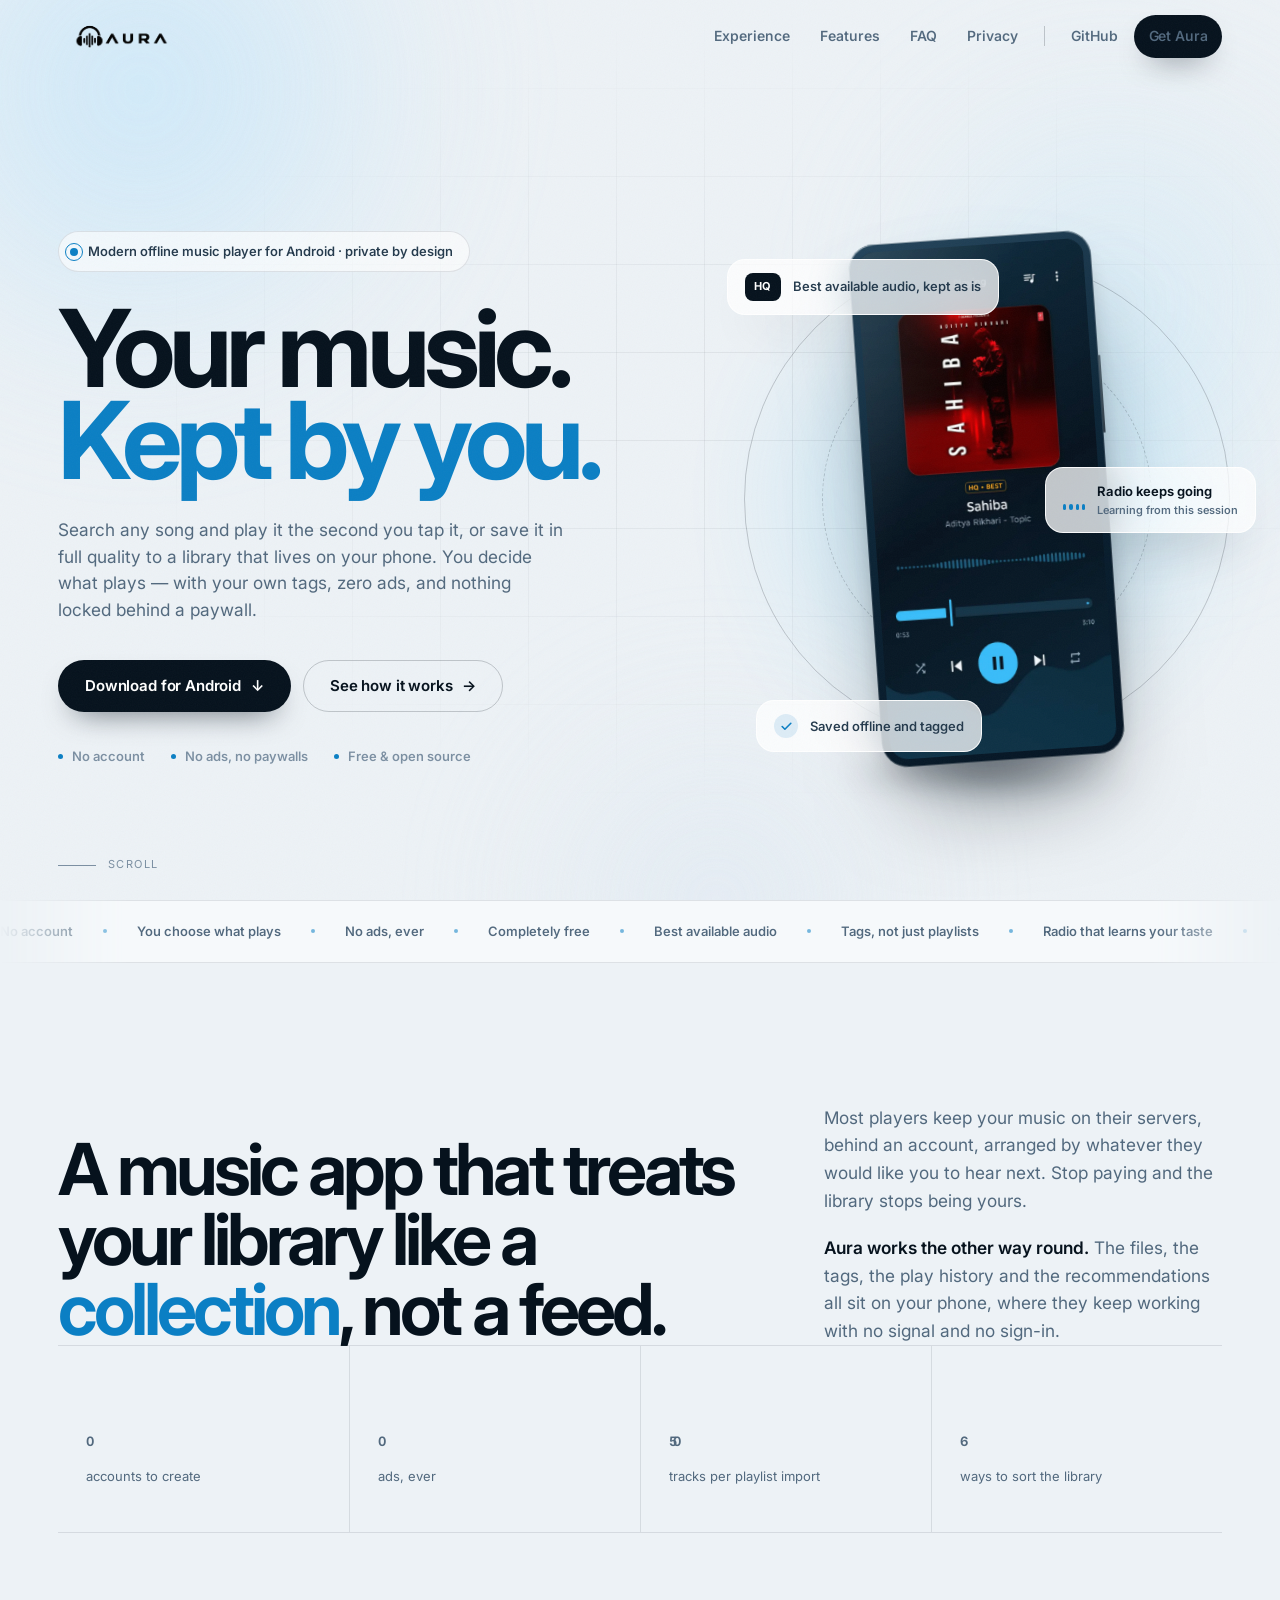
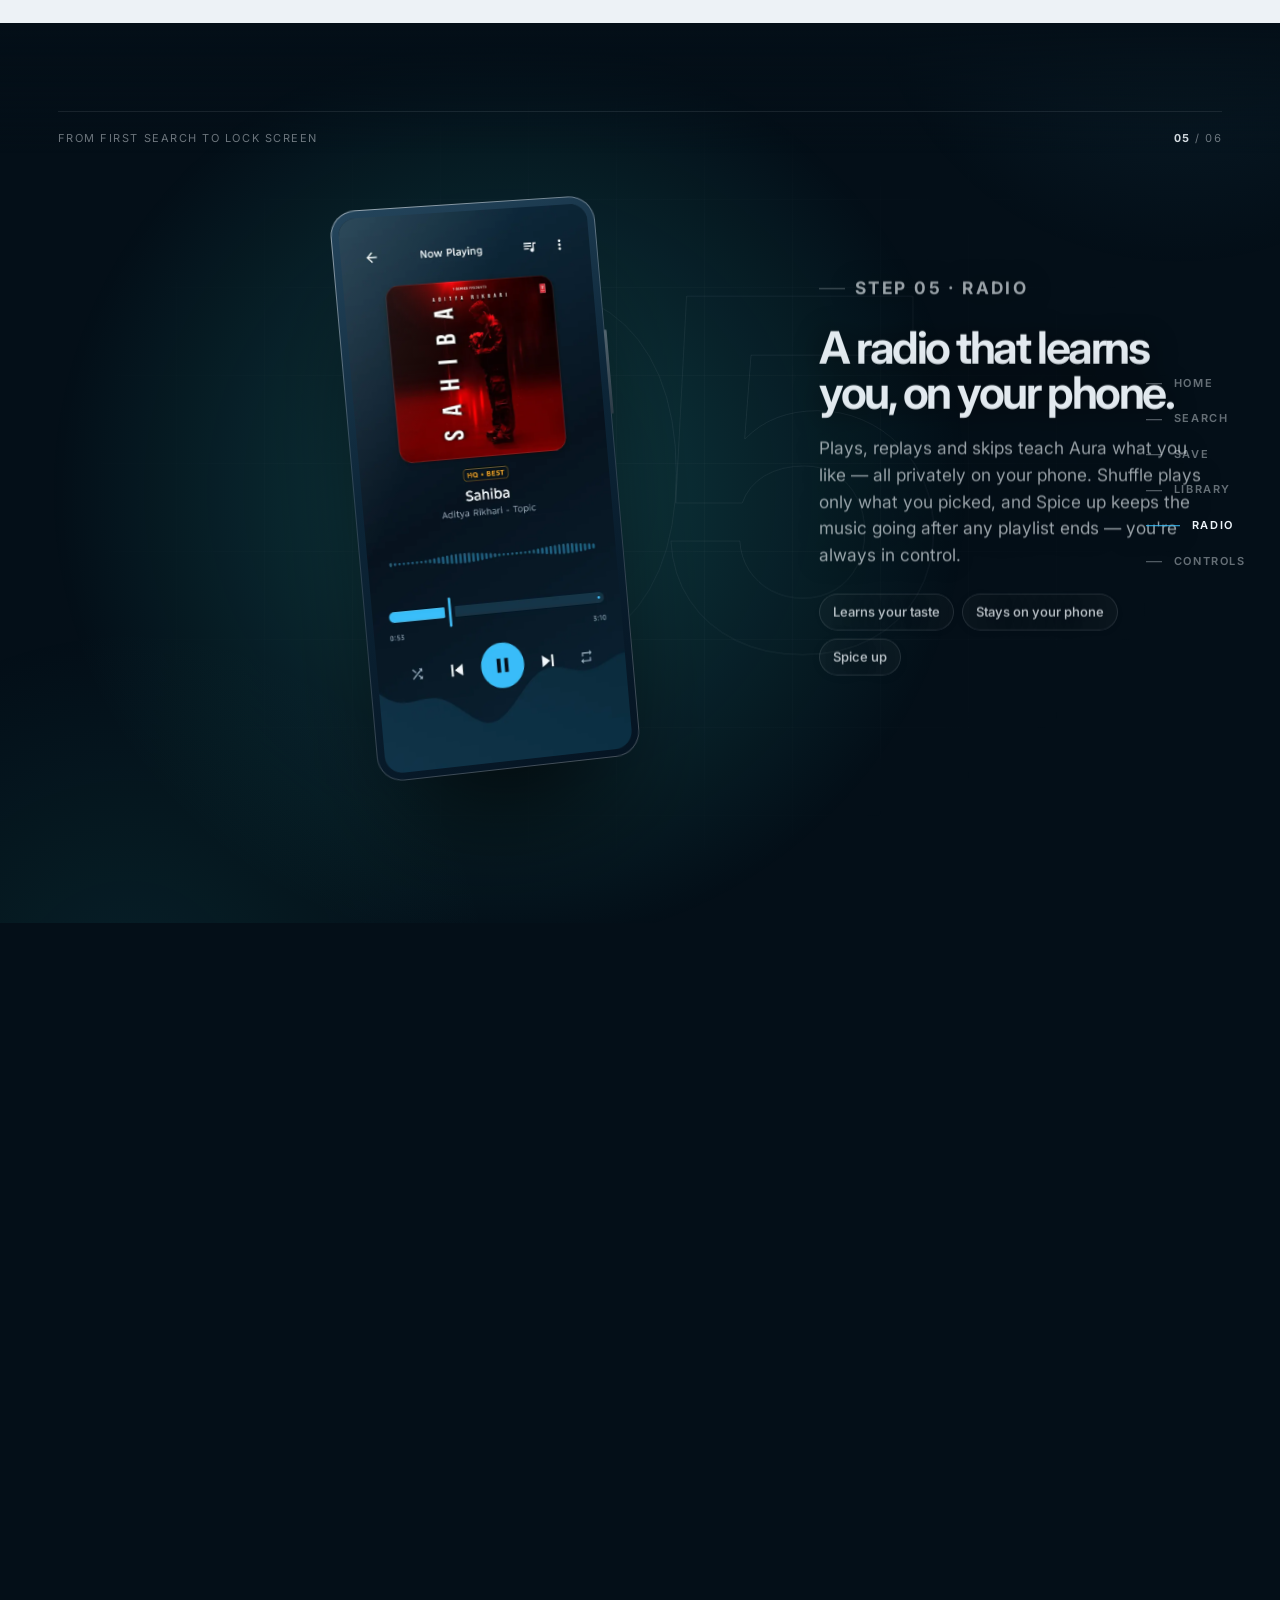
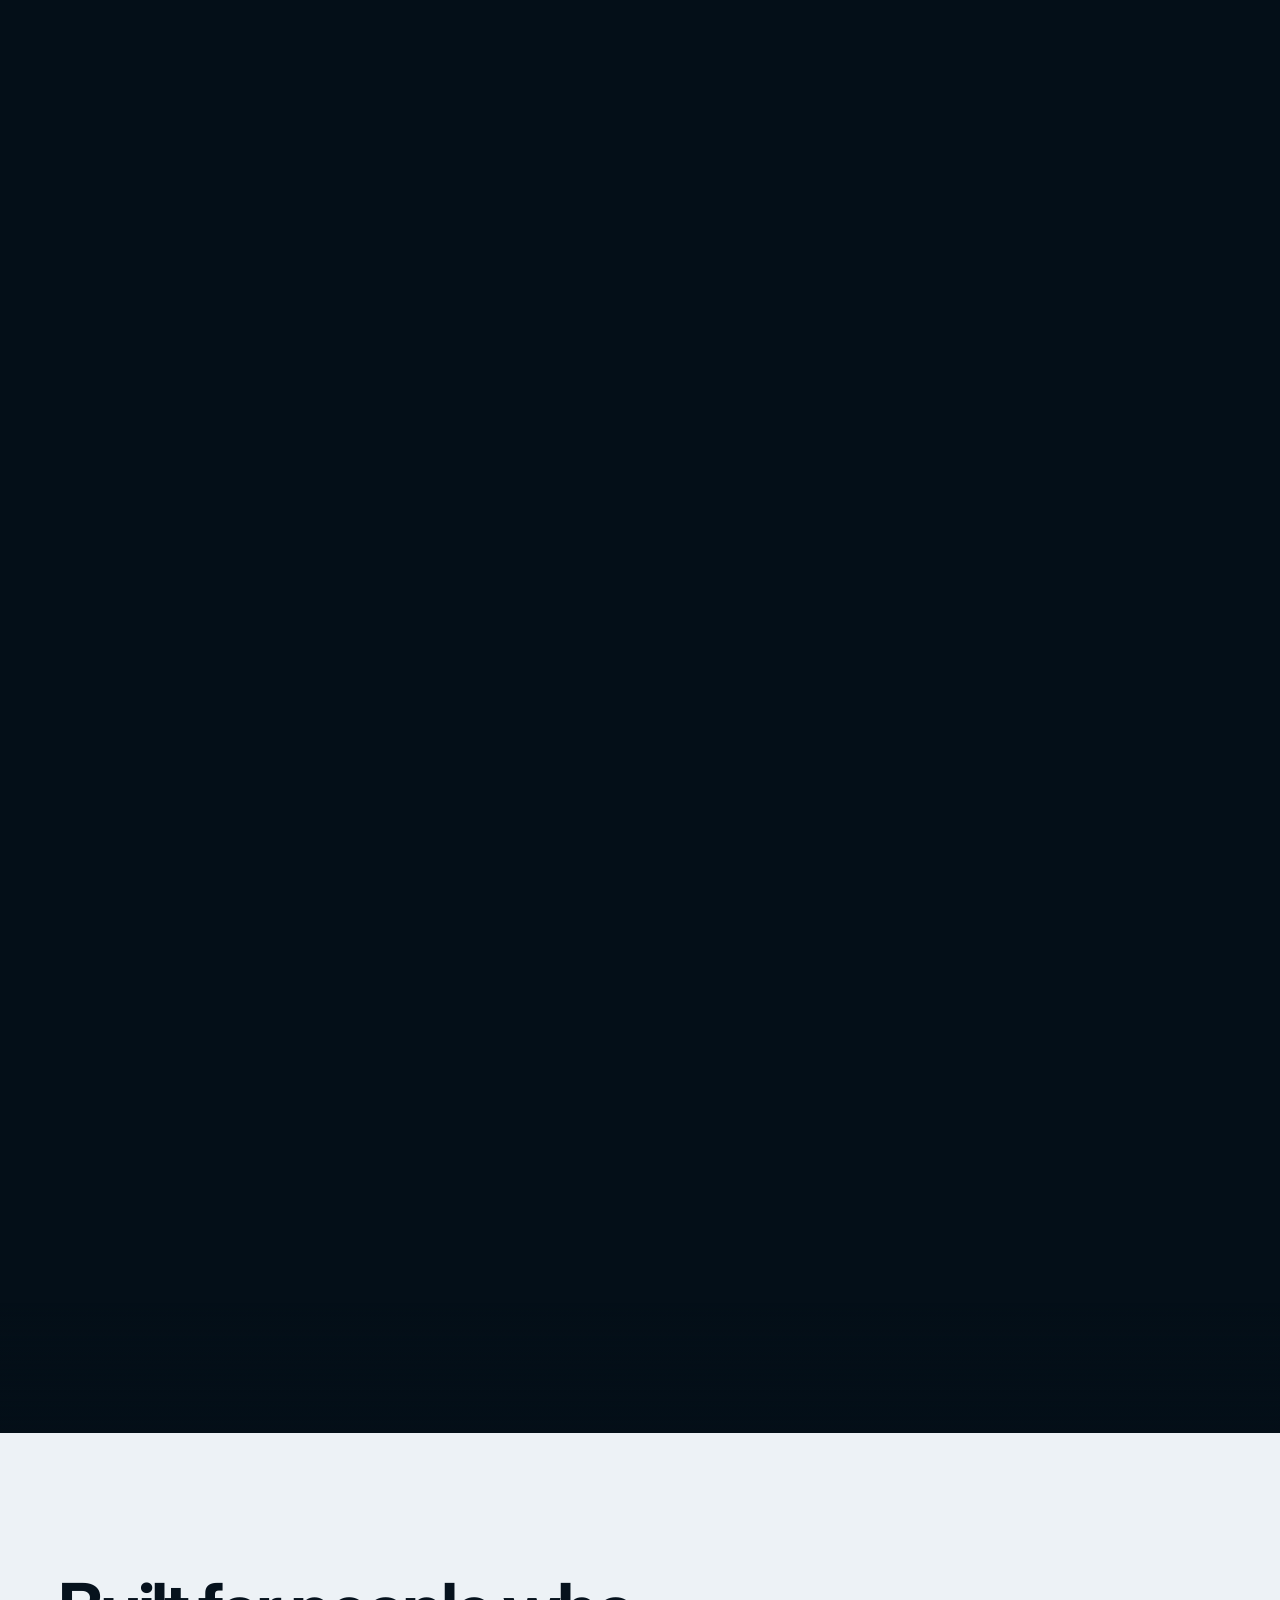
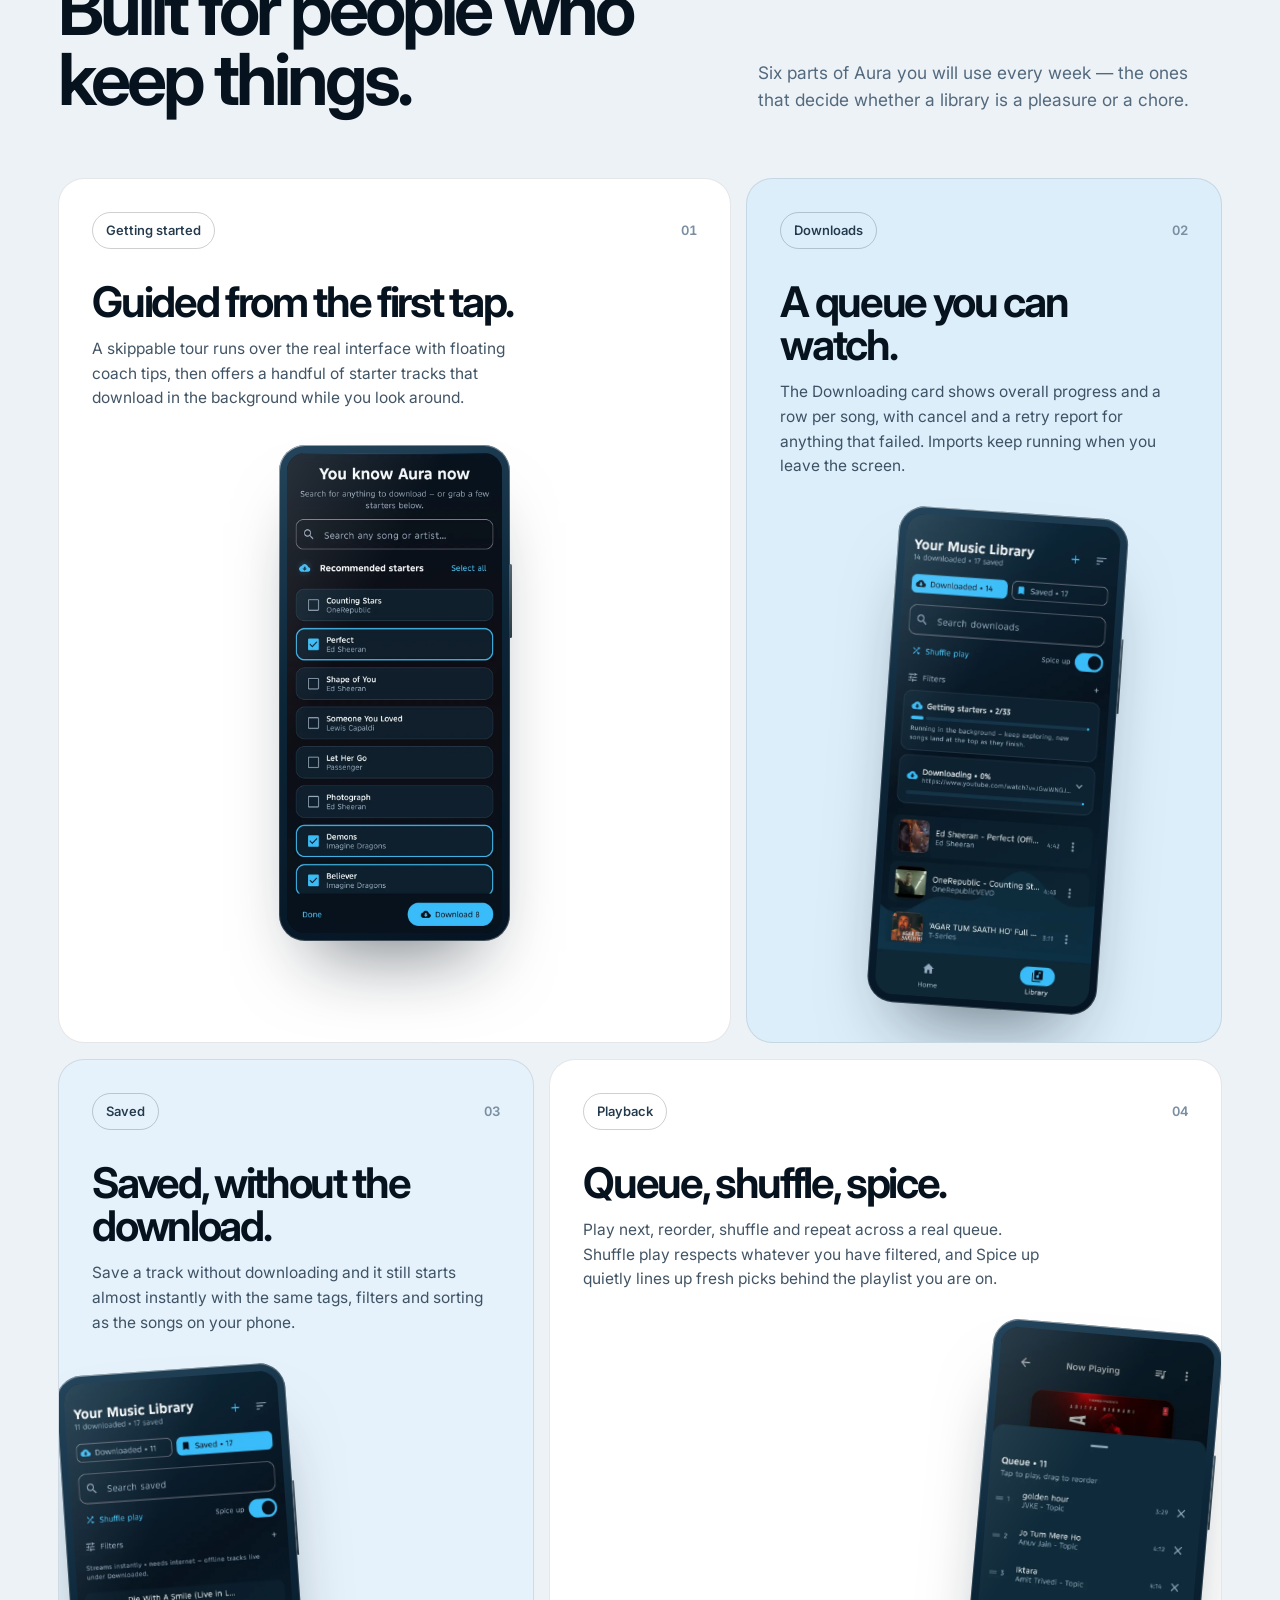
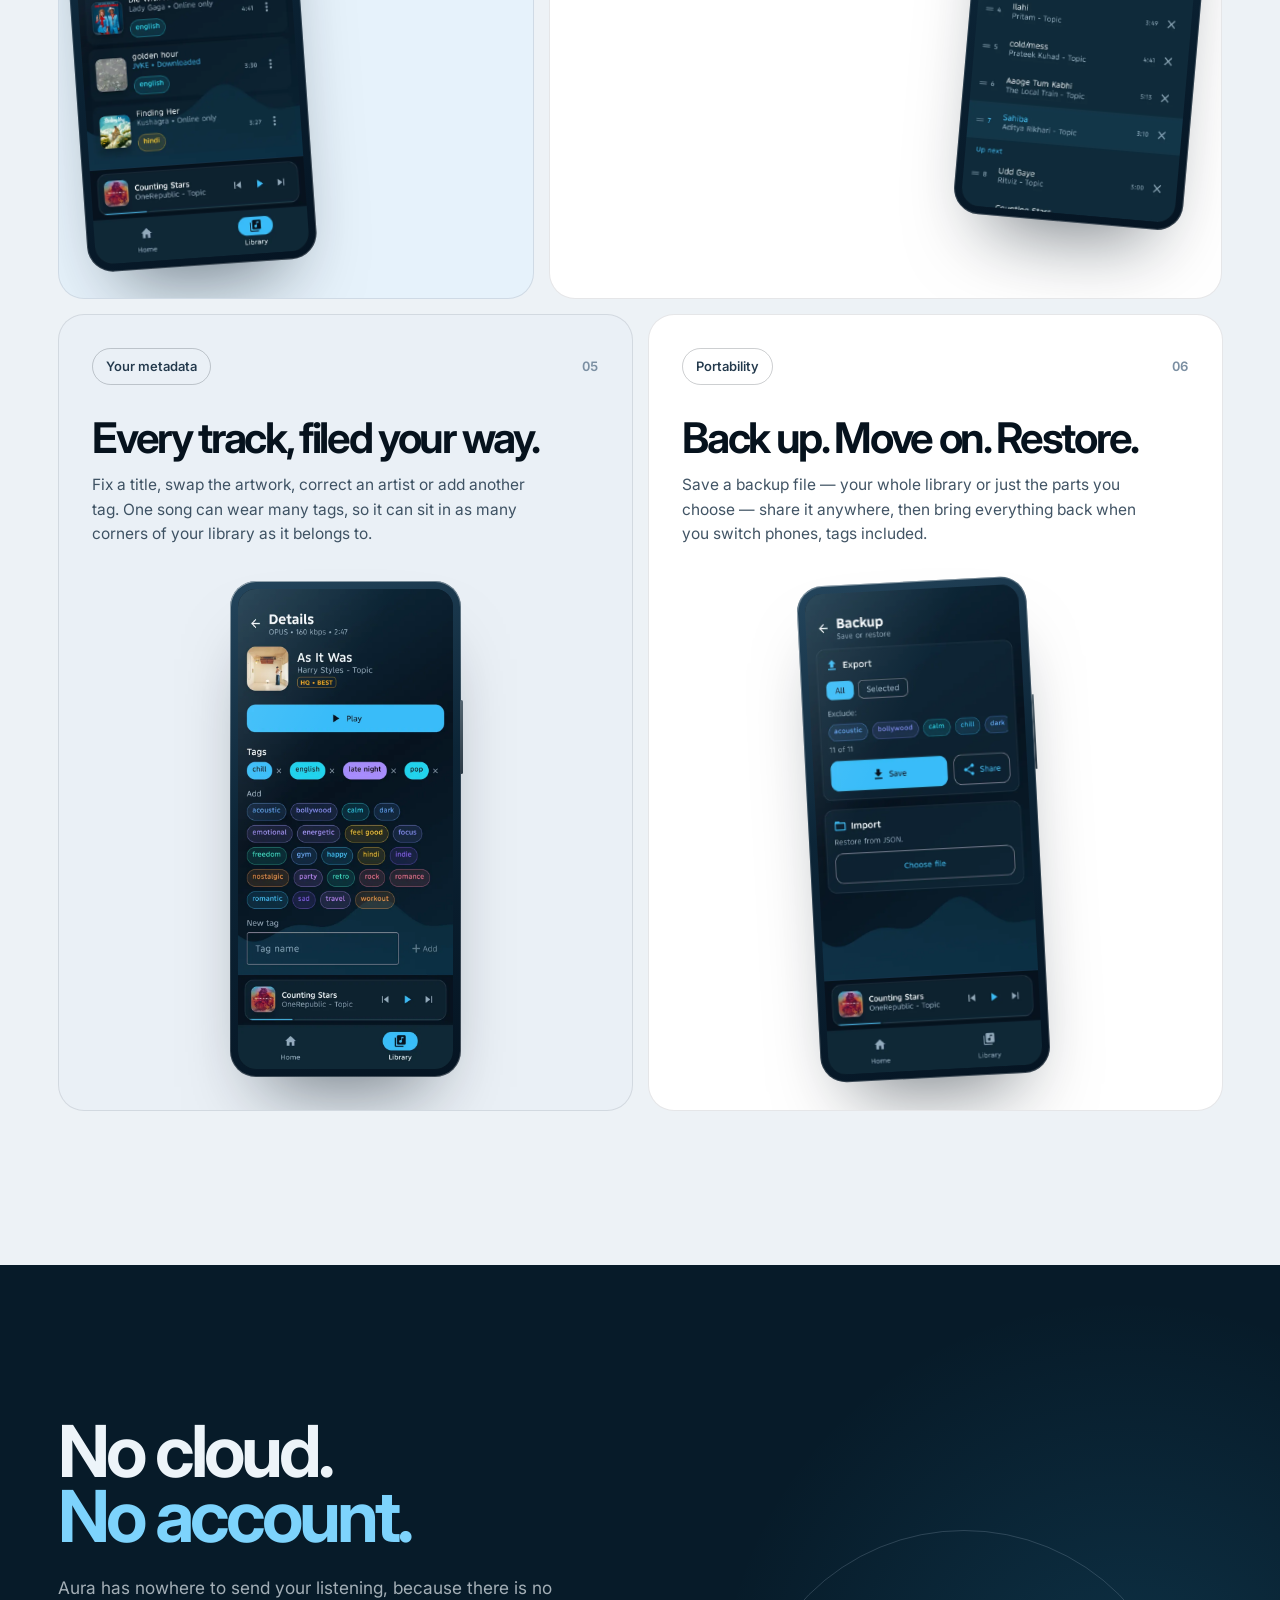
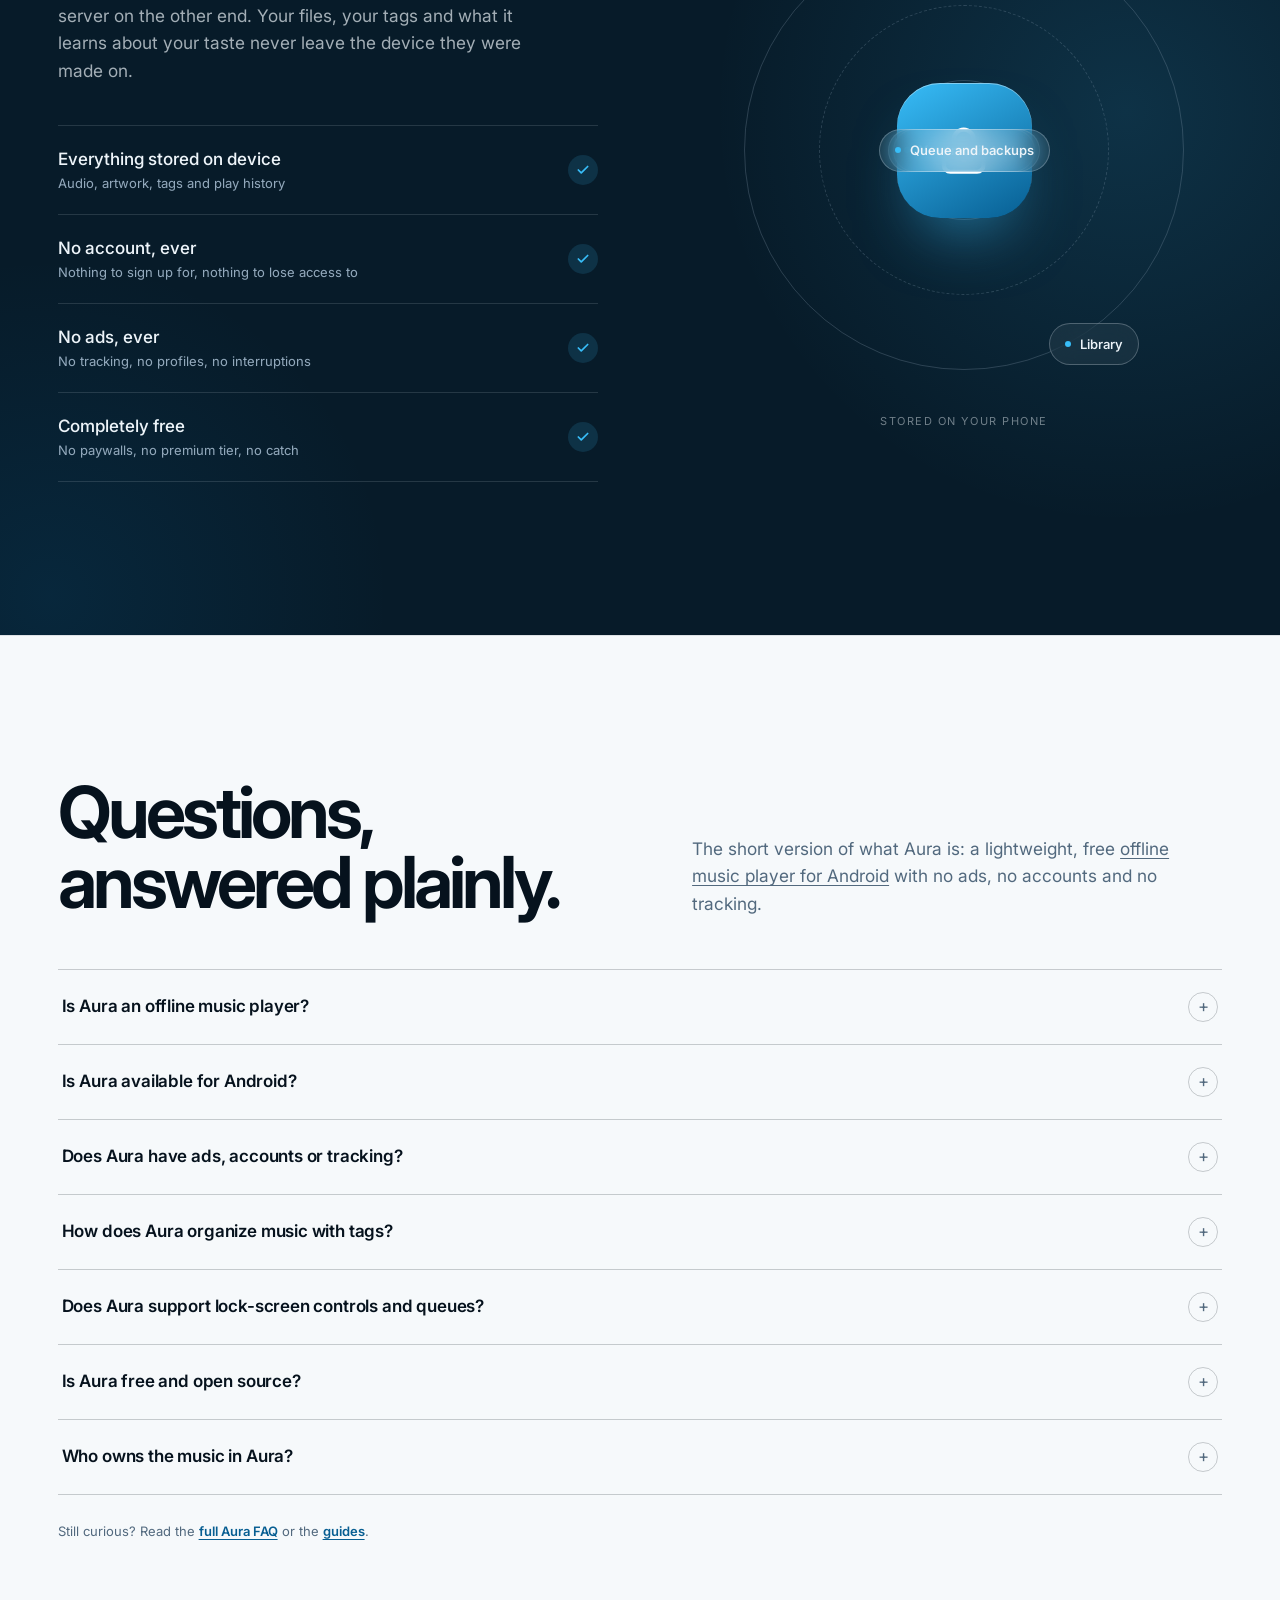
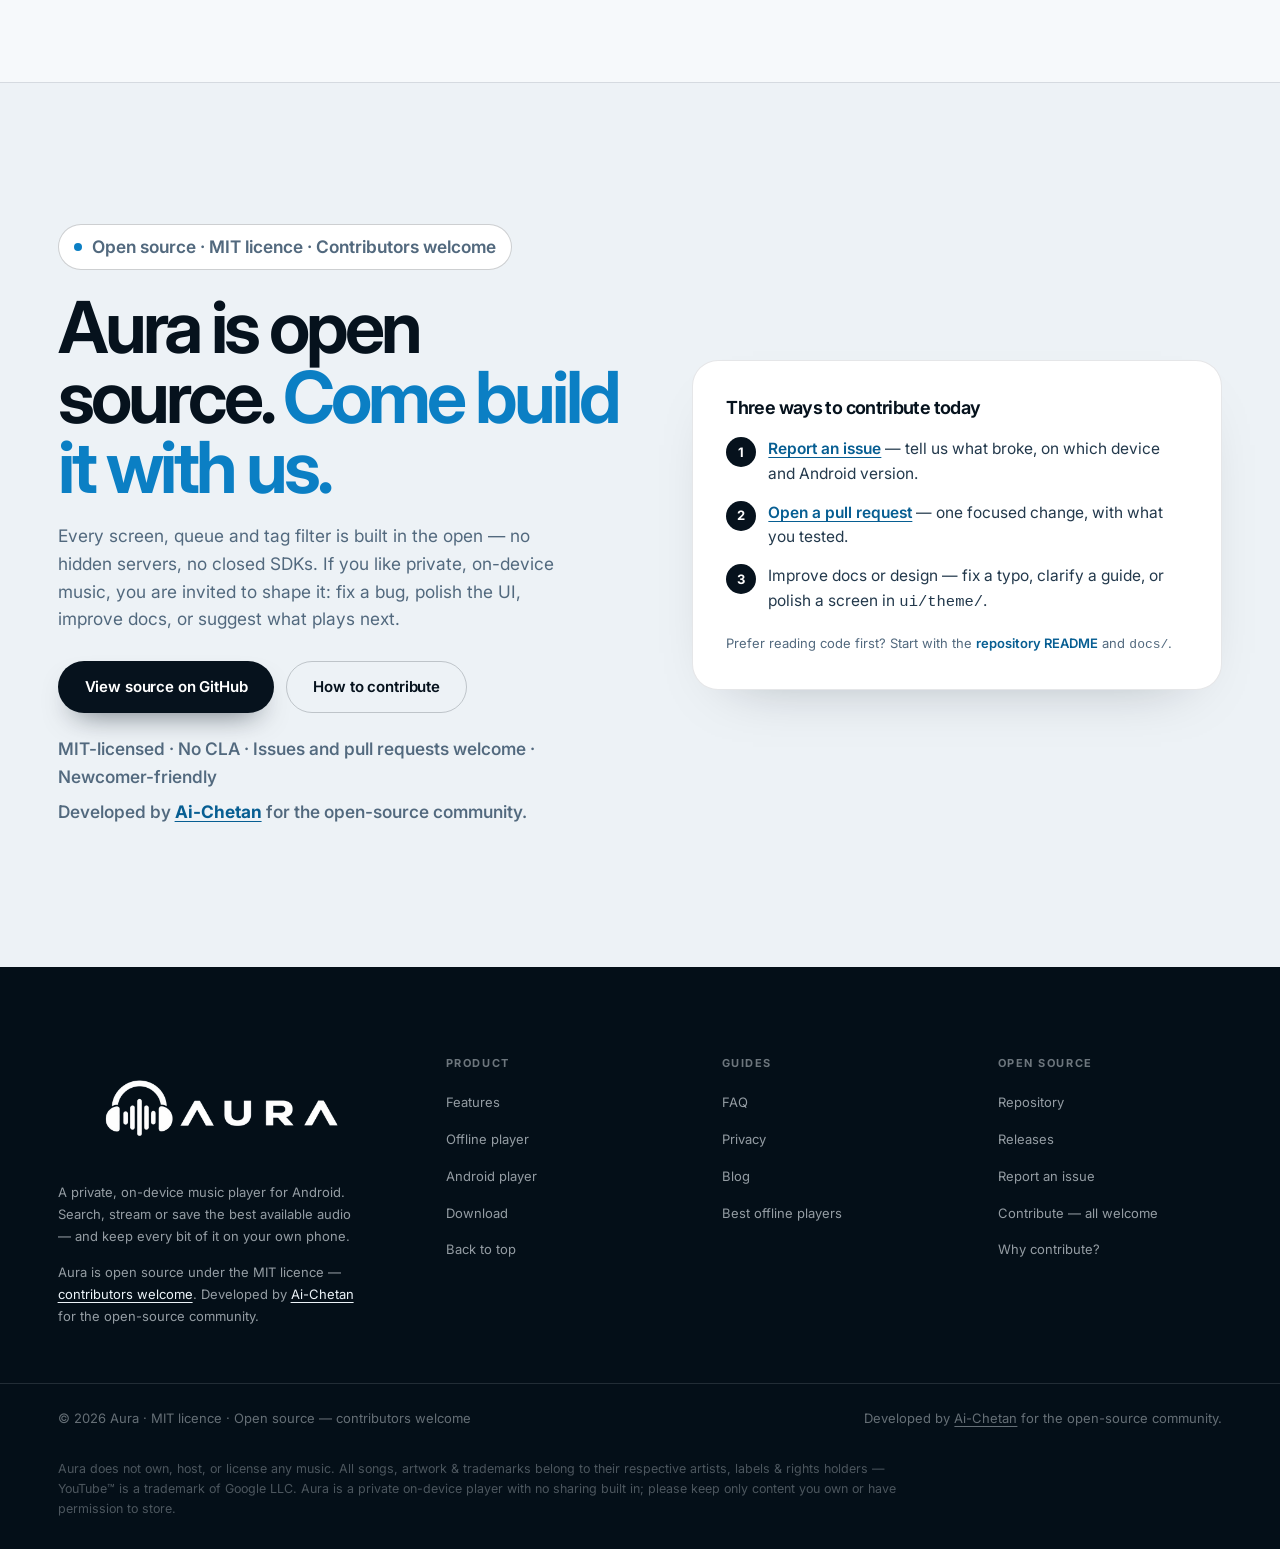
<file: site/index.html>
<!doctype html>
<html lang="en">
<head>
  <meta charset="utf-8">
  <meta name="viewport" content="width=device-width,initial-scale=1,viewport-fit=cover">
  <meta name="theme-color" content="#EDF2F6" media="(prefers-color-scheme: light)">
  <meta name="theme-color" content="#04101A" media="(prefers-color-scheme: dark)">
  <meta name="color-scheme" content="light">
  <title>Aura Music — Modern Offline Music Player for Android</title>
  <meta name="description" content="Aura is a lightweight, free offline music player for Android with no ads, no accounts and no tracking. Save the best available audio, organize songs with tags, shuffle and loop queues, and control playback from the lock screen.">
  <link rel="canonical" href="https://listen-aura.vercel.app/">
  <meta name="robots" content="index, follow, max-image-preview:large, max-snippet:-1">
  <meta name="author" content="Ai-Chetan — Aura Music">
  <meta name="keywords" content="aura music, aura music player, offline music player android, local music player android, music player without ads, minimal music player android">

  <link rel="icon" type="image/x-icon" href="aura-favicon.ico">
  <link rel="icon" type="image/x-icon" href="aura.ico">
  <!-- No PWA manifest link on purpose: the real app is the Android APK on the
       Download page. Linking the manifest makes mobile Chrome offer this
       website itself as an installable "Aura Music" app, which confuses users.
       Removing it changes nothing for SEO (manifests are not a ranking factor);
       all meta/OG/JSON-LD/sitemap/robots stay intact. -->

  <meta property="og:type" content="website">
  <meta property="og:site_name" content="Aura Music">
  <meta property="og:locale" content="en_US">
  <meta property="og:url" content="https://listen-aura.vercel.app/">
  <meta property="og:title" content="Aura Music — Modern Offline Music Player for Android">
  <meta property="og:description" content="A lightweight, free offline music player for Android. No ads, no accounts, no tracking — tags, queues, radio and lock-screen controls, all on device.">
  <meta property="og:image" content="https://listen-aura.vercel.app/screenshots/01-home-continue-listening-top-hits.webp">
  <meta property="og:image:alt" content="Aura home screen with Continue listening, top hits and For You picks">
  <meta name="twitter:card" content="summary_large_image">
  <meta name="twitter:title" content="Aura Music — Modern Offline Music Player for Android">
  <meta name="twitter:description" content="A lightweight, free offline music player for Android. No ads, no accounts, no tracking.">
  <meta name="twitter:image" content="https://listen-aura.vercel.app/screenshots/01-home-continue-listening-top-hits.webp">

  <script type="application/ld+json">
  {
    "@context": "https://schema.org",
    "@graph": [
      {
        "@type": "SoftwareApplication",
        "@id": "https://listen-aura.vercel.app/#app",
        "name": "Aura Music",
        "applicationCategory": "MultimediaApplication",
        "applicationSubCategory": "MusicPlayer",
        "operatingSystem": "Android",
        "isAccessibleForFree": true,
        "offers": { "@type": "Offer", "price": "0", "priceCurrency": "USD" },
        "description": "Aura is a lightweight, free offline music player for Android. Save the best available audio for offline listening, organize songs with tags, manage queues with shuffle and repeat, and control playback from the lock screen. No accounts, no ads, no analytics.",
        "url": "https://listen-aura.vercel.app/",
        "downloadUrl": "https://github.com/Ai-Chetan/Aura-Music/releases",
        "image": "https://listen-aura.vercel.app/screenshots/01-home-continue-listening-top-hits.webp",
        "author": { "@type": "Organization", "name": "Aura Music", "url": "https://github.com/Ai-Chetan/Aura-Music" },
        "creator": { "@type": "Person", "name": "Ai-Chetan", "url": "https://github.com/Ai-Chetan" },
        "license": "https://opensource.org/licenses/MIT",
        "disclaimer": "Aura does not own, host or license any music. All songs, artwork and trademarks belong to their respective owners."
      },
      {
        "@type": "WebSite",
        "@id": "https://listen-aura.vercel.app/#website",
        "url": "https://listen-aura.vercel.app/",
        "name": "Aura Music",
        "inLanguage": "en"
      },
      {
        "@type": "FAQPage",
        "@id": "https://listen-aura.vercel.app/#faq",
        "mainEntity": [
          { "@type": "Question", "name": "Is Aura an offline music player?", "acceptedAnswer": { "@type": "Answer", "text": "Yes. Aura is designed around locally stored audio and offline playback. Saved songs keep playing with no signal and no sign-in." } },
          { "@type": "Question", "name": "Is Aura available for Android?", "acceptedAnswer": { "@type": "Answer", "text": "Yes. Aura is an Android music player (Android 8 and newer) distributed as a free app file (APK) on GitHub Releases." } },
          { "@type": "Question", "name": "Does Aura have ads, accounts or tracking?", "acceptedAnswer": { "@type": "Answer", "text": "No. Aura has no accounts, no ads and no tracking of any kind. Your files, tags and listening history stay on your device." } },
          { "@type": "Question", "name": "How does Aura organize music with tags?", "acceptedAnswer": { "@type": "Answer", "text": "Each song can carry many tags. Mix and match tags to filter, search by title or artist, and sort six ways — an alternative to rigid single playlists." } },
          { "@type": "Question", "name": "Does Aura support lock-screen controls?", "acceptedAnswer": { "@type": "Answer", "text": "Yes. You get notification and lock-screen controls, plus queue, shuffle and repeat." } },
          { "@type": "Question", "name": "Is Aura free and open source?", "acceptedAnswer": { "@type": "Answer", "text": "Yes. Aura is free forever and open source under the MIT licence. The source is on GitHub and contributors are welcome." } },
          { "@type": "Question", "name": "Who owns the music in Aura?", "acceptedAnswer": { "@type": "Answer", "text": "Aura does not own, host or license any music. All songs, artwork and trademarks belong to their respective artists, labels and rights holders. Aura is a private on-device player only — please keep content you own or have permission to store." } },
          { "@type": "Question", "name": "Who made Aura?", "acceptedAnswer": { "@type": "Answer", "text": "Aura is developed by Ai-Chetan (github.com/Ai-Chetan) for the open-source community under the MIT licence." } }
        ]
      }
    ]
  }
  </script>

  <link rel="preconnect" href="https://fonts.googleapis.com">
  <link rel="preconnect" href="https://fonts.gstatic.com" crossorigin>
  <link rel="preload" as="image" type="image/webp" fetchpriority="high" href="screenshots/01-home-continue-listening-top-hits.webp">
  <link href="https://fonts.googleapis.com/css2?family=Inter:opsz,wght@14..32,400..800&display=swap" rel="stylesheet">

  <script>
    /* Enhancement flag + safety net: if the main script never runs,
       every pre-animation state is released after 2.6s. */
    (function () {
      var root = document.documentElement;
      root.classList.add("js");
      window.__auraSafety = setTimeout(function () {
        root.classList.add("force-ready");
      }, 2600);
    })();
  </script>

  <style>
    /* =====================================================================
       DESIGN TOKENS
       ===================================================================== */
    @property --glow-hue { syntax: "<number>"; inherits: true; initial-value: 196; }

    :root {
      /* Light surfaces */
      --paper:            #EDF2F6;
      --paper-raised:     #FFFFFF;
      --paper-warm:       #F6F9FB;
      --tint-sky:         #E6F2FB;
      --tint-ice:         #EAF0F6;
      --tint-soft:        #DCEEFA;

      /* Ink */
      --ink:              #06121D;
      --ink-soft:         #23394C;
      --muted:            #52697E;
      --muted-2:          #7B8FA2;

      /* Dark surfaces */
      --night:            #040F18;
      --night-2:          #071B29;
      --on-dark:          #EDF4F9;
      --on-dark-muted:    #92A8BB;

      /* Accent — controlled blue/cyan only */
      --accent:           #0B7FC4;
      --accent-deep:      #075E92;
      --accent-bright:    #38BDF8;
      --accent-pale:      #7DD3FC;

      /* Hairlines */
      --line:             rgba(6,18,29,.10);
      --line-strong:      rgba(6,18,29,.20);
      --line-dark:        rgba(237,244,249,.13);
      --line-dark-strong: rgba(237,244,249,.26);

      /* Type */
      --font: "Inter", ui-sans-serif, -apple-system, BlinkMacSystemFont, "Segoe UI", Roboto, sans-serif;
      --fs-display:  clamp(3.25rem, 8.4vw, 8.75rem);
      --fs-h2:       clamp(2.4rem, 5.6vw, 5.25rem);
      --fs-h3:       clamp(1.75rem, 3.3vw, 3.1rem);
      --fs-lede:     clamp(1.0625rem, 1.35vw, 1.3125rem);
      --fs-body:     clamp(0.9688rem, 1.05vw, 1.0625rem);
      --fs-small:    0.8125rem;
      --fs-micro:    0.6875rem;
      --track-mega:  -.055em;
      --track-tight: -.035em;
      --track-wide:  .14em;

      /* Rhythm */
      --gutter:      clamp(20px, 4.5vw, 72px);
      --section-y:   clamp(88px, 11vw, 168px);
      --nav-h:       74px;

      /* Shape */
      --r-xs: 8px; --r-md: 18px; --r-lg: 26px; --r-pill: 999px;
      --phone-r: 26px; --phone-r-inner: 18px;

      /* Depth */
      --shadow-lg: 0 48px 92px -40px rgba(6,18,29,.45);
      --shadow-phone: 0 54px 96px -34px rgba(4,15,24,.55), 0 12px 32px -16px rgba(4,15,24,.4);

      /* Motion */
      --ease:        cubic-bezier(.22,.61,.36,1);
      --ease-out:    cubic-bezier(.16,1,.3,1);
      --ease-in-out: cubic-bezier(.65,0,.35,1);
      --d-fast: .22s; --d-base: .4s; --d-slow: .85s;
    }

    /* =====================================================================
       RESET / BASE
       ===================================================================== */
    *, *::before, *::after { box-sizing: border-box; }

    html {
      scroll-behavior: smooth;
      background: var(--paper);
      -webkit-text-size-adjust: 100%;
    }

    body {
      margin: 0;
      background: var(--paper);
      color: var(--ink);
      font-family: var(--font);
      font-size: var(--fs-body);
      line-height: 1.6;
      font-synthesis-weight: none;
      -webkit-font-smoothing: antialiased;
      -moz-osx-font-smoothing: grayscale;
      text-rendering: optimizeLegibility;
      overflow-x: hidden;
      overflow-x: clip; /* clip keeps position: sticky working */
    }

    body.is-locked { overflow: hidden; }

    h1, h2, h3, h4, p, figure, ul, ol, dl { margin: 0; }
    ul, ol { padding: 0; list-style: none; }
    img, svg { display: block; max-width: 100%; }
    a { color: inherit; text-decoration: none; }
    button { font: inherit; color: inherit; background: none; border: 0; }
    a, button { -webkit-tap-highlight-color: transparent; }
    strong, b { font-weight: 660; }

    ::selection { background: var(--accent-bright); color: var(--ink); }

    :focus-visible {
      outline: 2px solid var(--accent);
      outline-offset: 3px;
      border-radius: 6px;
    }
    .story :focus-visible, .privacy :focus-visible, .site-footer :focus-visible {
      outline-color: var(--accent-bright);
    }

    .sr-only {
      position: absolute; width: 1px; height: 1px; padding: 0; margin: -1px;
      overflow: hidden; clip: rect(0 0 0 0); clip-path: inset(50%); white-space: nowrap;
    }

    .skip {
      position: fixed; z-index: 3000; top: 12px; left: 12px;
      padding: 12px 18px; border-radius: var(--r-pill);
      background: var(--ink); color: #fff;
      font-size: var(--fs-small); font-weight: 620;
      transform: translateY(-200%);
      transition: transform var(--d-base) var(--ease-out);
    }
    .skip:focus-visible { transform: none; }

    /* Anchored sections clear the fixed header */
    #ownership, #features, #faq, #privacy { scroll-margin-top: calc(var(--nav-h) + 12px); }
    #top { scroll-margin-top: 0; }

    .lede {
      font-size: var(--fs-lede);
      line-height: 1.55;
      color: var(--muted);
      max-width: 34ch;
    }

    /* Ambient film grain — one fixed composited layer */
    .grain {
      position: fixed; inset: 0; z-index: 300;
      pointer-events: none; opacity: .035;
      background-image: url("data:image/svg+xml,%3Csvg xmlns='http://www.w3.org/2000/svg' width='180' height='180'%3E%3Cfilter id='n'%3E%3CfeTurbulence type='fractalNoise' baseFrequency='.85' numOctaves='3' stitchTiles='stitch'/%3E%3C/filter%3E%3Crect width='100%25' height='100%25' filter='url(%23n)'/%3E%3C/svg%3E");
    }

    /* =====================================================================
       PROGRESSIVE ENHANCEMENT STATES
       ===================================================================== */
    html.js .reveal        { opacity: 0; translate: 0 26px; }
    html.js .fade-in       { opacity: 0; translate: 0 22px; }
    html.js .chip          { opacity: 0; translate: 0 20px; }
    html.js .hero-device   { opacity: 0; }
    html.js .word > span   { transform: translateY(115%) rotate(2deg); }
    html.js .highlight-word { opacity: .16; }
    html.js body.is-loading { overflow: hidden; }

    .reveal, .fade-in {
      transition: opacity var(--d-slow) var(--ease-out), translate var(--d-slow) var(--ease-out);
      transition-delay: var(--delay, 0s);
    }
    html.js .reveal.is-visible,
    html.js .fade-in.is-visible,
    .reveal.is-visible, .fade-in.is-visible { opacity: 1; translate: 0 0; }

    /* Safety net if the enhancement script never boots */
    html.force-ready .preloader { display: none !important; }
    html.force-ready body { overflow: visible !important; }
    html.force-ready .reveal,
    html.force-ready .fade-in,
    html.force-ready .chip,
    html.force-ready .hero-device { opacity: 1 !important; translate: 0 0 !important; }
    html.force-ready .word > span { transform: none !important; }
    html.force-ready .highlight-word { opacity: 1 !important; }

    /* =====================================================================
       PRELOADER + SCROLL PROGRESS
       ===================================================================== */
    .preloader {
      position: fixed; inset: 0; z-index: 2500;
      display: grid; place-items: center;
      overflow: hidden;
      background: #fff; color: var(--ink);
      transition: opacity .6s var(--ease-out), visibility 0s .6s;
    }
    .preloader.is-done { opacity: 0; visibility: hidden; }
    html:not(.js) .preloader { display: none; }

    .preloader-mark {
      display: grid; place-items: center;
      animation: preloader-zoom 1.2s cubic-bezier(.2,.7,.3,1) forwards;
      will-change: transform;
    }
    .preloader-mark img {
      width: min(220px, 56vw); height: auto;
    }
    .preloader-mark .brand-fallback {
      width: 52px; height: 52px; border-radius: 15px;
      display: grid; place-items: center;
      background: linear-gradient(150deg, var(--accent-bright), var(--accent-deep));
      color: #fff; font-weight: 780; font-size: 1.25rem;
    }
    @keyframes preloader-zoom {
      0%   { transform: scale(3); opacity: 1; }
      60%  { opacity: 1; }
      100% { transform: scale(8); opacity: 0; }
    }
    .preloader-line {
      position: absolute; left: 0; right: 0; bottom: 0;
      height: 2px; background: rgba(6,18,29,.08);
    }
    .preloader-line i {
      display: block; height: 100%; width: 0;
      background: linear-gradient(90deg, var(--accent), var(--accent-bright));
      transition: width .45s var(--ease-out);
    }

    .scroll-progress {
      position: fixed; z-index: 220; top: 0; left: 0;
      width: 100%; height: 2px; transform-origin: 0 50%;
      transform: scaleX(var(--progress, 0));
      background: linear-gradient(90deg, var(--accent-deep), var(--accent-bright));
      pointer-events: none;
    }

    /* =====================================================================
       NAVIGATION
       ===================================================================== */
    .nav {
      position: fixed; z-index: 200; inset: 0 0 auto;
      height: var(--nav-h);
      display: flex; align-items: center; justify-content: space-between;
      padding: 0 var(--gutter);
      padding-top: env(safe-area-inset-top, 0px);
      border-bottom: 1px solid transparent;
      transition-property: height, background, border-color, box-shadow, transform;
      transition-duration: var(--d-base);
      transition-timing-function: var(--ease);
    }
    .nav.is-pinned {
      height: 62px;
      background: rgba(237,242,246,.78);
      border-bottom-color: var(--line);
      box-shadow: 0 10px 34px -28px rgba(6,18,29,.6);
      backdrop-filter: blur(22px) saturate(170%);
      -webkit-backdrop-filter: blur(22px) saturate(170%);
    }
    .nav.is-hidden { transform: translateY(-104%); }

    .brand {
      display: inline-flex; align-items: center; gap: 11px;
      font-size: 1.125rem; font-weight: 700; letter-spacing: var(--track-tight);
    }
    .brand-mark {
      width: 32px; height: 32px; flex: none;
      border-radius: 10px; object-fit: cover; background: #060A0F;
      box-shadow: 0 2px 10px -4px rgba(6,18,29,.5);
    }
    .brand-lockup {
      height: 42px; width: auto; flex: none; display: block;
    }
    .brand-fallback {
      display: grid; place-items: center; flex: none;
      width: 32px; height: 32px; border-radius: 10px;
      background: linear-gradient(150deg, var(--accent-bright), var(--accent-deep));
      color: #fff; font-weight: 780; font-size: .875rem; letter-spacing: 0;
    }

    .nav-links { display: flex; align-items: center; gap: 2px; }
    .nav-links a {
      position: relative; padding: 9px 14px; border-radius: var(--r-pill);
      font-size: .875rem; font-weight: 560; color: var(--muted);
      transition: color var(--d-fast), background var(--d-fast);
    }
    .nav-links a:hover { color: var(--ink); background: rgba(6,18,29,.045); }
    .nav-links a.is-current { color: var(--ink); }
    .nav-links a.is-current::after {
      content: ""; position: absolute; left: 50%; bottom: 3px;
      width: 5px; height: 5px; margin-left: -2.5px;
      border-radius: 50%; background: var(--accent);
    }
    .nav-links .nav-divider {
      width: 1px; height: 20px; margin: 0 10px;
      background: var(--line-strong);
    }

    /* Buttons ---------------------------------------------------------- */
    .btn {
      position: relative; display: inline-flex; align-items: center; justify-content: center;
      gap: 10px; min-height: 52px; padding: 0 26px;
      border: 1px solid transparent; border-radius: var(--r-pill);
      font-size: .9375rem; font-weight: 620; letter-spacing: -.01em;
      overflow: hidden; cursor: pointer;
      transform: translate(var(--mx, 0px), var(--my, 0px));
      transition: transform .5s var(--ease-out), translate var(--d-fast) var(--ease),
                  background var(--d-fast), color var(--d-fast),
                  border-color var(--d-fast), box-shadow var(--d-base);
    }
    .btn:hover { translate: 0 -2px; }
    .btn:active { translate: 0 0; }
    .btn--sm { min-height: 40px; padding: 0 18px; font-size: .8125rem; }

    .btn--primary {
      background: var(--ink); color: var(--paper-raised);
      box-shadow: 0 14px 30px -16px rgba(6,18,29,.75);
    }
    .btn--primary:hover { box-shadow: 0 20px 40px -16px rgba(6,18,29,.8); }
    .btn--light {
      background: var(--paper-raised); color: var(--ink);
      box-shadow: 0 16px 36px -18px rgba(6,18,29,.55);
    }
    .btn--quiet {
      border-color: var(--line-strong); color: var(--ink);
    }
    .btn--quiet:hover { background: rgba(6,18,29,.045); border-color: var(--ink); }

    .btn__sheen {
      position: absolute; inset: 0; pointer-events: none;
      background: linear-gradient(112deg, transparent 32%, rgba(255,255,255,.26) 50%, transparent 68%);
      transform: translateX(-120%);
      transition: transform .85s var(--ease);
    }
    .btn--quiet .btn__sheen { display: none; }
    .btn:hover .btn__sheen { transform: translateX(120%); }

    .btn__arrow { transition: transform var(--d-base) var(--ease-out); }
    .btn:hover .btn__arrow { transform: translateY(3px); }
    .btn--link:hover .btn__arrow { transform: translateX(3px); }

    /* Mobile menu ------------------------------------------------------ */
    .menu-toggle {
      display: none; width: 46px; height: 46px; margin-right: -10px;
      place-items: center; cursor: pointer;
    }
    .menu-toggle i {
      display: block; width: 22px; height: 1.5px; background: currentColor;
      transition: transform var(--d-base) var(--ease), opacity var(--d-fast);
    }
    .menu-toggle i + i { margin-top: 6px; }
    .menu-toggle[aria-expanded="true"] i:nth-child(1) { transform: translateY(7.5px) rotate(45deg); }
    .menu-toggle[aria-expanded="true"] i:nth-child(2) { opacity: 0; }
    .menu-toggle[aria-expanded="true"] i:nth-child(3) { transform: translateY(-7.5px) rotate(-45deg); }

    .menu-panel {
      position: fixed; z-index: 190; inset: 0;
      display: flex; flex-direction: column;
      padding: calc(var(--nav-h) + env(safe-area-inset-top, 0px) + 24px) 24px
               calc(28px + env(safe-area-inset-bottom, 0px));
      background: var(--paper);
      visibility: hidden; opacity: 0;
      transition: opacity var(--d-base) var(--ease), visibility 0s var(--d-base);
    }
    .menu-panel.is-open { visibility: visible; opacity: 1; transition-delay: 0s; }
    .menu-panel nav { display: grid; }
    .menu-panel nav a {
      display: flex; align-items: baseline; justify-content: space-between; gap: 16px;
      padding: 18px 0; border-bottom: 1px solid var(--line);
      font-size: clamp(1.75rem, 8vw, 2.75rem); font-weight: 620;
      letter-spacing: var(--track-tight); line-height: 1.05;
      opacity: 0; translate: 0 18px;
      transition: opacity .5s var(--ease-out), translate .5s var(--ease-out);
      transition-delay: calc(var(--i, 0) * 55ms);
    }
    .menu-panel nav a span {
      font-size: var(--fs-small); font-weight: 500; color: var(--muted-2); letter-spacing: 0;
    }
    .menu-panel.is-open nav a { opacity: 1; translate: 0 0; }
    .menu-panel .btn {
      margin-top: auto; width: 100%;
      opacity: 0; translate: 0 18px;
      transition: opacity .5s var(--ease-out) .25s, translate .5s var(--ease-out) .25s;
    }
    .menu-panel.is-open .btn { opacity: 1; translate: 0 0; }
    .menu-panel__foot {
      margin-top: 26px; color: var(--muted-2); font-size: var(--fs-small);
    }

    /* =====================================================================
       HERO
       ===================================================================== */
    .hero {
      position: relative;
      min-height: 100svh;
      padding: calc(var(--nav-h) + clamp(48px, 7vw, 88px)) var(--gutter)
               calc(64px + env(safe-area-inset-bottom, 0px));
      display: grid; align-items: center;
      overflow: clip;
    }

    .hero-atmosphere { position: absolute; inset: 0; pointer-events: none; }
    .hero-atmosphere .aurora {
      position: absolute; border-radius: 50%;
      filter: blur(72px); opacity: .72;
      will-change: transform;
      animation: aurora-drift 26s var(--ease-in-out) infinite alternate;
    }
    .aurora--one {
      width: 54vw; height: 54vw; left: -16vw; top: -20vw;
      background: radial-gradient(circle, #BEE4FB 0%, rgba(190,228,251,0) 66%);
    }
    .aurora--two {
      width: 42vw; height: 42vw; right: -8vw; top: 4vh;
      background: radial-gradient(circle, #CFE9F7 0%, rgba(207,233,247,0) 66%);
      animation-delay: -9s;
    }
    .aurora--three {
      width: 36vw; height: 36vw; right: 26vw; bottom: -18vw;
      background: radial-gradient(circle, #DDE8F2 0%, rgba(221,232,242,0) 66%);
      animation-delay: -16s;
    }
    @keyframes aurora-drift {
      from { transform: translate3d(0, 0, 0) scale(1); }
      to   { transform: translate3d(5vw, 3vh, 0) scale(1.14); }
    }

    .hero-mesh {
      position: absolute; inset: 0; opacity: .6;
      background-image:
        linear-gradient(var(--line) 1px, transparent 1px),
        linear-gradient(90deg, var(--line) 1px, transparent 1px);
      background-size: 88px 88px;
      -webkit-mask-image: radial-gradient(ellipse 70% 60% at 58% 46%, #000 12%, transparent 76%);
      mask-image: radial-gradient(ellipse 70% 60% at 58% 46%, #000 12%, transparent 76%);
    }

    .hero-inner {
      position: relative; z-index: 1;
      width: min(1440px, 100%); margin: 0 auto;
      display: grid; grid-template-columns: minmax(0, 1.04fr) minmax(300px, .78fr);
      align-items: center; gap: clamp(32px, 5vw, 80px);
      will-change: transform, opacity;
    }

    .hero-eyebrow {
      display: inline-flex; align-items: center; gap: 10px;
      margin-bottom: 30px; padding: 9px 16px 9px 11px;
      border: 1px solid var(--line); border-radius: var(--r-pill);
      background: rgba(255,255,255,.6);
      backdrop-filter: blur(10px); -webkit-backdrop-filter: blur(10px);
      font-size: var(--fs-small); font-weight: 560; color: var(--ink-soft);
    }
    .beacon { position: relative; width: 8px; height: 8px; flex: none; border-radius: 50%; background: var(--accent); }
    .beacon::after {
      content: ""; position: absolute; inset: -5px; border-radius: 50%;
      border: 1px solid var(--accent);
      animation: beacon 2.2s var(--ease-out) infinite;
    }
    @keyframes beacon {
      0%   { transform: scale(.55); opacity: .9; }
      100% { transform: scale(1.9); opacity: 0; }
    }

    .hero h1 {
      margin-bottom: 30px;
      font-size: var(--fs-display);
      font-weight: 700; line-height: .86; letter-spacing: var(--track-mega);
      max-width: 13ch;
    }
    .hero h1 .line { display: block; }
    .hero h1 .line--accent { color: var(--accent); }
    .word {
      display: inline-block; vertical-align: top;
      clip-path: inset(-.22em -.16em -.3em -.16em);
    }
    .word > span {
      display: inline-block; transform-origin: 0 100%;
      transition: transform 1.15s var(--ease-out);
      transition-delay: var(--delay, 0s);
    }
    body.is-ready .word > span { transform: none; }

    .hero .lede { max-width: 46ch; margin-bottom: 36px; }

    .actions { display: flex; flex-wrap: wrap; gap: 12px; }

    .facts {
      display: flex; flex-wrap: wrap; gap: 8px 26px;
      margin-top: 34px; color: var(--muted-2);
      font-size: var(--fs-small); font-weight: 560;
    }
    .facts li { display: flex; align-items: center; gap: 9px; }
    .facts li::before {
      content: ""; width: 5px; height: 5px; border-radius: 50%;
      background: var(--accent); flex: none;
    }

    /* Device stage ------------------------------------------------------ */
    .hero-stage {
      position: relative;
      height: min(72vh, 740px); min-height: 460px;
      display: grid; place-items: center;
      perspective: 1500px;
    }
    .hero-orbit {
      position: absolute; width: min(38vw, 520px); aspect-ratio: 1;
      border: 1px solid var(--line-strong); border-radius: 50%;
      animation: orbit 72s linear infinite;
    }
    .hero-orbit::before {
      content: ""; position: absolute; inset: 16%;
      border: 1px dashed var(--line-strong); border-radius: 50%;
    }
    .hero-orbit i {
      position: absolute; top: -4px; left: 50%; width: 8px; height: 8px;
      margin-left: -4px; border-radius: 50%; background: var(--accent);
      box-shadow: 0 0 0 6px rgba(11,127,196,.14);
    }
    @keyframes orbit { to { transform: rotate(360deg); } }

    .hero-glow {
      position: absolute; width: min(30vw, 400px); aspect-ratio: 1;
      border-radius: 50%; background: var(--accent-bright);
      opacity: .16; filter: blur(60px);
    }

    .hero-device {
      position: relative; z-index: 2;
      transform-style: preserve-3d;
      will-change: transform;
    }
    body.is-ready .hero-device { animation: device-enter 1.5s var(--ease-out) .05s both; }
    @keyframes device-enter {
      from { opacity: 0; transform: translate3d(26vw, 18vh, 0) rotate(14deg) scale(.7); }
      to   { opacity: 1; transform: rotate(-4deg); }
    }
    .hero-device .phone { will-change: transform; }

    .device-shadow {
      position: absolute; z-index: 0; bottom: 4%; left: 50%;
      width: 62%; height: 46px; margin-left: -31%;
      border-radius: 50%;
      background: radial-gradient(ellipse at center, rgba(6,18,29,.38), rgba(6,18,29,0) 70%);
      filter: blur(12px);
    }

    /* Floating UI fragments -------------------------------------------- */
    .chip {
      position: absolute; z-index: 3;
      transition: opacity .9s var(--ease-out), translate .9s var(--ease-out);
      transition-delay: var(--delay, 1s);
      will-change: transform;
    }
    body.is-ready .chip { opacity: 1; translate: 0 0; }
    .chip__inner {
      display: flex; align-items: center; gap: 12px;
      padding: 13px 17px; border-radius: var(--r-md);
      background: rgba(255,255,255,.76);
      border: 1px solid rgba(255,255,255,.9);
      backdrop-filter: blur(18px) saturate(170%);
      -webkit-backdrop-filter: blur(18px) saturate(170%);
      box-shadow: 0 26px 52px -26px rgba(6,18,29,.45);
      font-size: var(--fs-small); font-weight: 560; color: var(--ink-soft);
      white-space: nowrap;
      animation: hover-float 8s var(--ease-in-out) infinite;
      animation-delay: var(--float, 0s);
    }
    .chip__inner strong { display: block; color: var(--ink); font-weight: 640; }
    .chip__inner small { display: block; font-size: var(--fs-micro); color: var(--muted); }
    .chip--one   { left: -5%;  top: 13%; }
    .chip--two   { right: -7%; top: 45%; }
    .chip--three { left: 1%;   bottom: 11%; }
    @keyframes hover-float {
      0%, 100% { transform: translateY(0); }
      50%      { transform: translateY(-10px); }
    }

    .tag-badge {
      padding: 5px 9px; border-radius: var(--r-xs);
      background: var(--ink); color: #fff;
      font-size: var(--fs-micro); font-weight: 700; letter-spacing: .04em;
    }
    .tick {
      display: grid; place-items: center; flex: none;
      width: 24px; height: 24px; border-radius: 50%;
      background: rgba(11,127,196,.12); color: var(--accent);
    }
    .tick svg { width: 13px; height: 13px; }
    .meter { display: flex; align-items: flex-end; gap: 3px; width: 22px; height: 19px; flex: none; }
    .meter i {
      flex: 1; height: 28%; border-radius: 2px; background: var(--accent);
      animation: meter 1.15s var(--ease-in-out) infinite;
    }
    .meter i:nth-child(2) { animation-delay: -.36s; }
    .meter i:nth-child(3) { animation-delay: -.72s; }
    .meter i:nth-child(4) { animation-delay: -.18s; }
    @keyframes meter { 0%, 100% { height: 28%; } 50% { height: 100%; } }

    .scroll-cue {
      position: absolute; z-index: 1;
      bottom: calc(26px + env(safe-area-inset-bottom, 0px)); left: var(--gutter);
      display: flex; align-items: center; gap: 12px;
      color: var(--muted-2); font-size: var(--fs-micro);
      letter-spacing: var(--track-wide); text-transform: uppercase;
    }
    .scroll-cue i {
      display: block; width: 38px; height: 1px; background: currentColor;
      transform-origin: 0 50%; animation: cue 1.9s var(--ease-in-out) infinite;
    }
    @keyframes cue { 0%, 100% { transform: scaleX(1); } 50% { transform: scaleX(.4); } }

    /* =====================================================================
       PHONE COMPONENT
       ===================================================================== */
    .phone {
      position: relative;
      width: clamp(228px, 19vw, 306px);
      aspect-ratio: 9 / 19.4;
      padding: 8px; border-radius: var(--phone-r);
      background: linear-gradient(158deg, #24455C 0%, #0C2537 44%, #051422 100%);
      box-shadow: var(--shadow-phone), inset 0 0 0 1px rgba(255,255,255,.14);
      transform-style: preserve-3d;
    }
    .phone::before {
      content: ""; position: absolute; inset: 0; z-index: 6;
      border-radius: inherit; padding: 1px; pointer-events: none;
      background: linear-gradient(158deg, rgba(255,255,255,.46), rgba(255,255,255,0) 36%,
                  rgba(255,255,255,0) 64%, rgba(255,255,255,.14));
      -webkit-mask: linear-gradient(#000 0 0) content-box, linear-gradient(#000 0 0);
      -webkit-mask-composite: xor; mask-composite: exclude;
    }
    .phone::after {
      content: ""; position: absolute; z-index: 5; right: -2px; top: 24%;
      width: 2.5px; height: 15%; border-radius: 3px;
      background: linear-gradient(180deg, #52646F, #2C3A45);
    }

    .screen {
      position: relative; width: 100%; height: 100%;
      border-radius: var(--phone-r-inner); overflow: hidden;
      background: linear-gradient(170deg, #12212D, #060D14);
      isolation: isolate;
    }
    .screen::before {
      content: "AURA"; position: absolute; inset: 0; z-index: 0;
      display: grid; place-items: center;
      color: rgba(237,244,249,.09); font-size: .8125rem;
      font-weight: 700; letter-spacing: .5em; text-indent: .5em;
    }
    .screen::after {
      content: ""; position: absolute; inset: 0; z-index: 3; pointer-events: none;
      background: linear-gradient(118deg, rgba(255,255,255,.13), rgba(255,255,255,0) 34%);
    }
    .screen img {
      position: absolute; inset: 0; z-index: 1;
      width: 100%; height: 100%;
      object-fit: cover; object-position: top;
      opacity: 0; transform: scale(1.035);
      transition: opacity .55s var(--ease), transform .9s var(--ease);
    }
    .screen img.is-active { opacity: 1; transform: scale(1); }
    html:not(.js) .screen img { opacity: 1; transform: none; }
    html:not(.js) .screen img ~ img { display: none; }

    /* =====================================================================
       MARQUEE
       ===================================================================== */
    .marquee {
      position: relative; overflow: hidden;
      padding: 20px 0;
      background: var(--paper-warm);
      border-top: 1px solid var(--line); border-bottom: 1px solid var(--line);
      -webkit-mask-image: linear-gradient(90deg, transparent, #000 10%, #000 90%, transparent);
      mask-image: linear-gradient(90deg, transparent, #000 10%, #000 90%, transparent);
    }
    .marquee__track {
      display: flex; width: max-content;
      animation: marquee 58s linear infinite;
      will-change: transform;
    }
    .marquee:hover .marquee__track,
    .marquee:focus-within .marquee__track { animation-play-state: paused; }
    .marquee__track span {
      display: inline-flex; align-items: center; gap: 30px; padding-right: 30px;
      font-size: var(--fs-small); font-weight: 560; color: var(--muted);
      white-space: nowrap;
    }
    .marquee__track span::after {
      content: ""; width: 4px; height: 4px; border-radius: 50%;
      background: var(--accent); opacity: .55;
    }
    @keyframes marquee { to { transform: translateX(-50%); } }

    /* =====================================================================
       MANIFESTO + FIGURES
       ===================================================================== */
    .manifesto {
      position: relative;
      padding: var(--section-y) var(--gutter) clamp(56px, 7vw, 104px);
    }
    .manifesto__inner {
      width: min(1440px, 100%); margin: 0 auto;
      display: grid; grid-template-columns: minmax(0, 1.5fr) minmax(0, .85fr);
      gap: clamp(36px, 5vw, 96px); align-items: end;
    }
    .manifesto h2 {
      max-width: 17ch;
      font-size: var(--fs-h2);
      font-weight: 660; line-height: .98; letter-spacing: var(--track-mega);
    }
    .manifesto h2 em {
      font-style: normal;
      color: var(--accent);
    }
    .highlight-word { transition: opacity .28s linear; }
    .manifesto__notes {
      display: grid; gap: 20px; max-width: 42ch;
      color: var(--muted); font-size: var(--fs-lede); line-height: 1.6;
    }
    .manifesto__notes strong { color: var(--ink); font-weight: 600; }

    .figures {
      width: min(1440px, 100%); margin: 0 auto;
      display: grid; grid-template-columns: repeat(4, 1fr);
      border-top: 1px solid var(--line); border-bottom: 1px solid var(--line);
    }
    .figure { padding: clamp(28px, 3.4vw, 46px) clamp(16px, 2.2vw, 40px); }
    .figure + .figure { border-left: 1px solid var(--line); }
    .figure b {
      display: block; margin-bottom: 8px;
      font-size: clamp(2.75rem, 5.2vw, 5rem);
      font-weight: 660; line-height: 1; letter-spacing: var(--track-mega);
      font-variant-numeric: tabular-nums;
    }
    .figure span { color: var(--muted); font-size: var(--fs-small); }

    /* =====================================================================
       PRODUCT STORY (sticky scrollytelling)
       ---------------------------------------------------------------------
       Default layout is a plain, readable stack. The scroll choreography is
       opted into by JavaScript (.is-live) only when motion is welcome, so the
       section never depends on script or animation to be understandable.
       ===================================================================== */
    .story {
      position: relative;
      background: var(--night); color: var(--on-dark);
      scroll-margin-top: 0;
    }

    .story__viewport {
      display: grid; gap: clamp(40px, 6vw, 72px);
      padding: var(--section-y) var(--gutter);
    }

    .story__ambient {
      position: absolute; inset: 0; pointer-events: none;
      transition: --glow-hue 1.1s var(--ease-out);
      background:
        radial-gradient(58vw 58vw at var(--glow-x, 50%) 52%,
          hsl(var(--glow-hue, 196) 86% 58% / .20), transparent 62%),
        radial-gradient(46vw 46vw at 10% 108%,
          hsl(var(--glow-hue, 196) 64% 46% / .10), transparent 62%),
        radial-gradient(40vw 40vw at 92% -8%,
          hsl(calc(var(--glow-hue, 196) + 18) 78% 64% / .09), transparent 62%);
    }
    .story__mesh {
      position: absolute; inset: 0; pointer-events: none; opacity: .4;
      background-image:
        linear-gradient(rgba(237,244,249,.055) 1px, transparent 1px),
        linear-gradient(90deg, rgba(237,244,249,.055) 1px, transparent 1px);
      background-size: 88px 88px;
      -webkit-mask-image: radial-gradient(ellipse 62% 62% at 50% 50%, #000 25%, transparent 78%);
      mask-image: radial-gradient(ellipse 62% 62% at 50% 50%, #000 25%, transparent 78%);
    }

    .story__head {
      position: relative; z-index: 4; order: 0;
      display: flex; align-items: center; justify-content: space-between; gap: 20px;
      padding-top: 18px; border-top: 1px solid var(--line-dark);
      font-size: var(--fs-micro); letter-spacing: var(--track-wide);
      text-transform: uppercase; color: rgba(237,244,249,.5);
    }
    .story__count { font-variant-numeric: tabular-nums; }
    .story__count b { color: var(--on-dark); font-weight: 700; }

    .story__numerals { display: none; }

    .story__device {
      position: relative; z-index: 1; order: 1;
      display: grid; place-items: center;
      height: min(68svh, 540px);
      pointer-events: none; perspective: 1700px;
    }
    .story__device .phone {
      height: 100%; width: auto;
      box-shadow: 0 74px 120px -44px rgba(0,0,0,.85), inset 0 0 0 1px rgba(255,255,255,.14);
    }

    .chapters {
      position: relative; z-index: 2; order: 2;
      display: grid; gap: clamp(40px, 6vw, 72px);
    }
    .chapter {
      --shift: 0;
      width: min(62ch, 100%); margin-inline: auto; text-align: center;
    }
    .chapter__step {
      display: inline-flex; align-items: center; gap: 10px;
      margin-bottom: 20px;
      font-size: var(--fs-micro); font-weight: 700;
      letter-spacing: var(--track-wide); text-transform: uppercase;
      color: var(--accent-pale);
      transform: translateY(calc(var(--shift) * -14px));
    }
    .chapter__step i {
      display: block; width: 26px; height: 1px; background: currentColor; opacity: .5;
    }
    .chapter h3 {
      margin-bottom: 20px;
      font-size: clamp(2rem, 3.5vw, 3.6rem);
      font-weight: 660; line-height: 1; letter-spacing: var(--track-mega);
      transform: translateY(calc(var(--shift) * -32px));
    }
    .chapter p {
      max-width: 44ch; margin: 0 auto 24px;
      color: rgba(237,244,249,.68); font-size: var(--fs-lede); line-height: 1.55;
      transform: translateY(calc(var(--shift) * -48px));
    }
    .chapter ul {
      display: flex; flex-wrap: wrap; gap: 8px; justify-content: center;
      transform: translateY(calc(var(--shift) * -62px));
    }
    .chapter li {
      padding: 7px 13px; border-radius: var(--r-pill);
      border: 1px solid var(--line-dark); background: rgba(237,244,249,.045);
      font-size: var(--fs-small); font-weight: 540; color: rgba(237,244,249,.8);
    }

    .story__rail, .story__scrim { display: none; }

    /* ---- Live scrollytelling layer ---- */
    .story.is-live::before,
    .story.is-live::after {
      content: ""; position: absolute; left: 0; right: 0; height: 130px;
      pointer-events: none; z-index: 5;
    }
    .story.is-live::before { top: 0;    background: linear-gradient(var(--night), rgba(4,15,24,0)); }
    .story.is-live::after  { bottom: 0; background: linear-gradient(rgba(4,15,24,0), var(--night)); }

    .story.is-live .story__viewport {
      position: sticky; top: 0;
      height: 100vh; height: 100svh;
      display: block; padding: 0;
      overflow: hidden; isolation: isolate;
    }

    .story.is-live .story__head {
      position: absolute;
      top: calc(var(--nav-h) + env(safe-area-inset-top, 0px) + 14px);
      left: var(--gutter); right: var(--gutter);
    }

    .story.is-live .story__numerals {
      display: block; position: absolute; inset: 0; z-index: 0; pointer-events: none;
    }
    .story.is-live .story__numerals span {
      position: absolute; top: 50%; left: 50%;
      font-size: clamp(16rem, 38vw, 34rem);
      font-weight: 700; line-height: 1; letter-spacing: -.07em;
      color: transparent; -webkit-text-stroke: 1px rgba(237,244,249,.085);
      opacity: 0; will-change: transform, opacity;
    }

    .story.is-live .story__device {
      position: absolute; inset: 0; height: auto;
    }
    .story.is-live .story__device .phone {
      height: auto; width: clamp(216px, 21vw, 320px);
      opacity: 0; will-change: transform, opacity;
    }

    .story.is-live .chapters { position: absolute; inset: 0; display: block; pointer-events: none; }
    .story.is-live .chapter {
      position: absolute; top: 50%; width: min(420px, 30vw);
      margin-inline: 0; text-align: left;
      transform: translateY(-50%);
      opacity: 0;
      text-shadow: 0 2px 30px rgba(3,9,15,.7);
    }
    .story.is-live .chapter:nth-child(odd)  { right: clamp(24px, 6vw, 132px); }
    .story.is-live .chapter:nth-child(even) { left: clamp(24px, 6vw, 132px); }
    .story.is-live .chapter > * { will-change: transform; }
    .story.is-live .chapter p { margin-inline: 0; }
    .story.is-live .chapter ul { justify-content: flex-start; }

    .story.is-live .story__rail {
      display: grid; gap: 4px;
      position: absolute; z-index: 4; top: 50%;
      right: clamp(14px, 2.4vw, 38px);
      transform: translateY(-50%);
    }
    .story__rail button {
      display: flex; align-items: center; gap: 12px;
      padding: 7px 4px; cursor: pointer;
      color: rgba(237,244,249,.42);
      font-size: var(--fs-micro); font-weight: 620;
      letter-spacing: var(--track-wide); text-transform: uppercase;
      transition: color var(--d-base) var(--ease);
    }
    .story__rail button i {
      display: block; width: 16px; height: 1px; background: currentColor;
      transition: width var(--d-base) var(--ease), background var(--d-base);
    }
    .story__rail button:hover { color: rgba(237,244,249,.85); }
    .story__rail button[aria-current="true"] { color: var(--on-dark); }
    .story__rail button[aria-current="true"] i { width: 34px; background: var(--accent-bright); }

    /* =====================================================================
       FEATURES (editorial bento)
       ===================================================================== */
    .features {
      position: relative;
      padding: var(--section-y) var(--gutter) clamp(96px, 12vw, 180px);
      background: var(--paper);
    }
    .features__head {
      width: min(1440px, 100%); margin: 0 auto clamp(40px, 5vw, 72px);
      display: grid; grid-template-columns: minmax(0, 1.4fr) minmax(0, 1fr);
      gap: clamp(24px, 4vw, 72px); align-items: end;
    }
    .features__head h2 {
      max-width: 16ch;
      font-size: var(--fs-h2); font-weight: 660;
      line-height: .98; letter-spacing: var(--track-mega);
    }
    .features__head p { color: var(--muted); font-size: var(--fs-lede); max-width: 44ch; }

    .bento {
      width: min(1440px, 100%); margin: 0 auto;
      display: grid; grid-template-columns: repeat(12, 1fr);
      gap: clamp(12px, 1.2vw, 20px);
    }

    .card {
      --spot-x: 50%; --spot-y: 50%;
      --tilt-x: 0deg; --tilt-y: 0deg;
      --device-x: 0%; --device-y: 0px; --device-rotate: 0deg; --device-align: center;
      position: relative; overflow: hidden;
      min-height: clamp(520px, 44vw, 620px);
      padding: clamp(26px, 2.6vw, 46px);
      display: grid; grid-template-rows: auto auto auto 1fr; align-content: start;
      border: 1px solid var(--line); border-radius: var(--r-lg);
      background: var(--paper-raised);
      contain: layout paint style;
      transform: perspective(1600px) rotateX(var(--tilt-x)) rotateY(var(--tilt-y));
      transition: opacity var(--d-slow) var(--ease-out), translate var(--d-slow) var(--ease-out),
                  transform .55s var(--ease), box-shadow .55s var(--ease), border-color .55s;
      transition-delay: var(--delay, 0s), var(--delay, 0s), 0s, 0s, 0s;
    }
    .card::before {
      content: ""; position: absolute; inset: 0; z-index: 0;
      pointer-events: none; opacity: 0;
      transition: opacity .5s var(--ease);
      background: radial-gradient(520px circle at var(--spot-x) var(--spot-y),
                  rgba(11,127,196,.15), transparent 46%);
    }
    .card:hover { box-shadow: var(--shadow-lg); border-color: var(--line-strong); }
    .card:hover::before { opacity: 1; }
    .card > * { position: relative; z-index: 2; }

    .card__meta {
      display: flex; align-items: center; justify-content: space-between;
      gap: 16px; margin-bottom: clamp(20px, 2.4vw, 32px);
    }
    .card__tag {
      padding: 7px 13px; border-radius: var(--r-pill);
      border: 1px solid var(--line-strong);
      font-size: var(--fs-small); font-weight: 560; color: var(--ink-soft);
    }
    .card__no {
      font-size: var(--fs-small); font-weight: 620; color: var(--muted-2);
      font-variant-numeric: tabular-nums;
    }
    .card h3 {
      max-width: 18ch; margin-bottom: 14px;
      font-size: var(--fs-h3); font-weight: 660;
      line-height: 1.02; letter-spacing: var(--track-mega);
    }
    .card p { max-width: 46ch; color: var(--ink-soft); opacity: .86; }

    /* The device sits in the remaining row and is cropped by the card edge. */
    .card__device {
      z-index: 1; min-height: 170px;
      margin: clamp(24px, 2.6vw, 40px) calc(-1 * clamp(26px, 2.6vw, 46px)) 0;
      display: grid; align-items: start; justify-items: var(--device-align);
      padding-inline: clamp(26px, 2.6vw, 46px);
      pointer-events: none;
    }
    .card__device .phone {
      width: clamp(200px, 18vw, 286px);
      transform: translate(var(--device-x), var(--device-y)) rotate(var(--device-rotate));
      box-shadow: 0 44px 76px -34px rgba(6,18,29,.55), inset 0 0 0 1px rgba(255,255,255,.14);
      transition: transform .9s var(--ease-out);
    }
    .card:hover .card__device .phone { --device-y: -14px; }

    .card--a { grid-column: span 7; }
    .card--b { grid-column: span 5; background: var(--tint-soft); --device-x: 6%; --device-rotate: 4deg; }
    .card--c { grid-column: span 5; background: var(--tint-sky); --device-align: start; --device-x: -9%; --device-rotate: -4deg; }
    .card--d { grid-column: span 7; --device-align: end; --device-x: 7%; --device-rotate: 5deg; }
    .card--e { grid-column: span 6; background: var(--tint-ice); }
    .card--f { grid-column: span 6; --device-x: -5%; --device-rotate: -3deg; }

    /* =====================================================================
       PRIVACY
       ===================================================================== */
    .privacy {
      position: relative; overflow: hidden;
      padding: clamp(96px, 12vw, 176px) var(--gutter);
      background: var(--night-2); color: var(--on-dark);
    }
    .privacy::before {
      content: ""; position: absolute; inset: 0; pointer-events: none;
      background:
        radial-gradient(52vw 52vw at 88% 46%, rgba(56,189,248,.14), transparent 62%),
        radial-gradient(44vw 44vw at 4% 96%, rgba(11,127,196,.12), transparent 60%);
    }
    .privacy__inner {
      position: relative;
      width: min(1440px, 100%); margin: 0 auto;
      display: grid; grid-template-columns: minmax(0, 1.05fr) minmax(0, .95fr);
      align-items: center; gap: clamp(48px, 6vw, 104px);
    }
    .privacy h2 {
      margin-bottom: 26px; max-width: 9ch;
      font-size: var(--fs-h2); font-weight: 680;
      line-height: .9; letter-spacing: var(--track-mega);
    }
    .privacy h2 span { color: var(--accent-pale); }
    .privacy__copy > p { color: rgba(237,244,249,.68); max-width: 46ch; font-size: var(--fs-lede); }

    .privacy__list { margin-top: 40px; max-width: 540px; border-top: 1px solid var(--line-dark); }
    .privacy__list li {
      display: flex; align-items: center; justify-content: space-between; gap: 20px;
      padding: 20px 0; border-bottom: 1px solid var(--line-dark);
      font-size: 1.0625rem; font-weight: 520;
    }
    .privacy__list small { display: block; color: var(--on-dark-muted); font-size: var(--fs-small); font-weight: 420; }
    .privacy__list li i {
      display: grid; place-items: center; flex: none;
      width: 30px; height: 30px; border-radius: 50%;
      background: rgba(56,189,248,.14); color: var(--accent-bright);
    }
    .privacy__list li i svg { width: 14px; height: 14px; }
    html.js .privacy__list li { opacity: 0; translate: -12px 0; }
    .privacy__list li {
      transition: opacity .6s var(--ease-out), translate .6s var(--ease-out);
      transition-delay: calc(var(--i, 0) * 85ms + .2s);
    }
    .reveal.is-visible .privacy__list li { opacity: 1; translate: 0 0; }

    /* On-device vault visual */
    .vault {
      position: relative; width: min(500px, 100%); margin: 0 auto;
      aspect-ratio: 1; display: grid; place-items: center;
    }
    .vault__ring {
      position: absolute; border-radius: 50%;
      border: 1px solid rgba(146,168,187,.26);
      animation: pulse-ring 6s var(--ease-in-out) infinite;
    }
    .vault__ring:nth-child(1) { inset: 6%; }
    .vault__ring:nth-child(2) { inset: 21%; border-style: dashed; animation-delay: -2s; }
    .vault__ring:nth-child(3) { inset: 36%; animation-delay: -4s; }
    @keyframes pulse-ring {
      0%, 100% { transform: scale(1);    opacity: .55; }
      50%      { transform: scale(1.035); opacity: 1; }
    }
    .vault__core {
      position: relative; z-index: 2;
      width: 27%; aspect-ratio: 1; border-radius: 32%;
      display: grid; place-items: center;
      background: linear-gradient(150deg, var(--accent-bright), var(--accent-deep));
      box-shadow: 0 34px 64px -26px rgba(56,189,248,.6), inset 0 1px 0 rgba(255,255,255,.4);
      color: #fff;
    }
    .vault__core svg { width: 44%; height: 44%; }
    .vault__item {
      position: absolute; z-index: 2;
      display: inline-flex; align-items: center; gap: 9px;
      padding: 10px 15px; border-radius: var(--r-pill);
      border: 1px solid var(--line-dark-strong); background: rgba(237,244,249,.06);
      backdrop-filter: blur(12px); -webkit-backdrop-filter: blur(12px);
      font-size: var(--fs-small); font-weight: 560; white-space: nowrap;
      animation: hover-float 7s var(--ease-in-out) infinite;
      animation-delay: var(--float, 0s);
    }
    .vault__item::before {
      content: ""; width: 6px; height: 6px; border-radius: 50%; background: var(--accent-bright);
    }
    .vault__item:nth-of-type(1) { top: 7%;    left: 20%; }
    .vault__item:nth-of-type(2) { top: 31%;   right: 1%; }
    .vault__item:nth-of-type(3) { bottom: 28%; left: 0; }
    .vault__item:nth-of-type(4) { bottom: 7%;  right: 15%; }
    .vault__caption {
      position: absolute; bottom: -6%; left: 0; right: 0;
      text-align: center; color: rgba(237,244,249,.45);
      font-size: var(--fs-micro); letter-spacing: var(--track-wide); text-transform: uppercase;
    }

    /* =====================================================================
       FAQ — indexable, crawlable, no-JS friendly
       ===================================================================== */
    .faq {
      padding: var(--section-y) var(--gutter);
      background: var(--paper-warm);
      border-top: 1px solid var(--line);
      scroll-margin-top: calc(var(--nav-h) + 12px);
    }
    .faq__inner { width: min(1440px, 100%); margin: 0 auto; }
    .faq__head {
      display: grid; grid-template-columns: minmax(0, 1.1fr) minmax(0, 1fr);
      gap: clamp(24px, 4vw, 72px); align-items: end;
      margin-bottom: clamp(32px, 4vw, 56px);
    }
    .faq__head h2 {
      font-size: var(--fs-h2); font-weight: 660;
      line-height: .98; letter-spacing: var(--track-mega);
      max-width: 14ch;
    }
    .faq__head p { color: var(--muted); font-size: var(--fs-lede); max-width: 46ch; }
    .faq__list {
      display: grid; gap: 0;
      border-top: 1px solid var(--line-strong);
    }
    .faq__list details { border-bottom: 1px solid var(--line-strong); }
    .faq__list summary {
      list-style: none; cursor: pointer;
      display: flex; align-items: center; justify-content: space-between; gap: 20px;
      padding: 22px 4px;
      font-size: 1.0625rem; font-weight: 600; letter-spacing: -.01em;
    }
    .faq__list summary::-webkit-details-marker { display: none; }
    .faq__list summary::after {
      content: "+"; flex: none;
      display: grid; place-items: center;
      width: 30px; height: 30px; border-radius: 50%;
      border: 1px solid var(--line-strong);
      font-weight: 400; color: var(--muted);
      transition: transform var(--d-base) var(--ease), background var(--d-fast), color var(--d-fast);
    }
    .faq__list details[open] summary::after { transform: rotate(45deg); background: var(--ink); color: #fff; border-color: var(--ink); }
    .faq__list details p {
      padding: 0 4px 24px; max-width: 72ch;
      color: var(--ink-soft); line-height: 1.65;
    }
    .faq__list details p a { color: var(--accent-deep); text-decoration: underline; text-underline-offset: 3px; }
    .faq__more { margin-top: 26px; color: var(--muted); font-size: var(--fs-small); }
    .faq__more a { color: var(--accent-deep); font-weight: 600; text-decoration: underline; text-underline-offset: 3px; }

    /* =====================================================================
       OPEN SOURCE — contributors welcome
       ===================================================================== */
    .opensource {
      padding: var(--section-y) var(--gutter);
      background: var(--paper);
      border-top: 1px solid var(--line);
      scroll-margin-top: calc(var(--nav-h) + 12px);
    }
    .opensource__inner {
      width: min(1440px, 100%); margin: 0 auto;
      display: grid; grid-template-columns: minmax(0, 1.1fr) minmax(0, 1fr);
      gap: clamp(24px, 4vw, 72px); align-items: center;
    }
    .opensource__eyebrow {
      display: inline-flex; align-items: center; gap: 10px;
      margin-bottom: 22px; padding: 8px 15px;
      border: 1px solid var(--line-strong); border-radius: var(--r-pill);
      background: var(--paper-raised);
      font-size: var(--fs-small); font-weight: 620; color: var(--ink-soft);
    }
    .opensource__eyebrow i {
      width: 8px; height: 8px; border-radius: 50%;
      background: var(--accent); flex: none;
    }
    .opensource h2 {
      margin-bottom: 20px; max-width: 16ch;
      font-size: var(--fs-h2); font-weight: 660;
      line-height: .98; letter-spacing: var(--track-mega);
    }
    .opensource h2 em { font-style: normal; color: var(--accent); }
    .opensource__copy > p { color: var(--muted); font-size: var(--fs-lede); max-width: 48ch; }
    .opensource__copy > p a { color: var(--accent-deep); font-weight: 600; text-decoration: underline; text-underline-offset: 3px; }
    .opensource__actions { display: flex; flex-wrap: wrap; gap: 12px; margin-top: 28px; }
    .opensource__meta {
      margin-top: 22px; color: var(--muted-2);
      font-size: var(--fs-small); font-weight: 560;
    }
    .opensource__card {
      border: 1px solid var(--line); border-radius: var(--r-lg);
      background: var(--paper-raised);
      padding: clamp(24px, 2.6vw, 36px);
      box-shadow: 0 24px 60px -40px rgba(6,18,29,.35);
    }
    .opensource__card h3 {
      margin-bottom: 14px;
      font-size: 1.125rem; font-weight: 660; letter-spacing: var(--track-tight);
    }
    .opensource__card ol { list-style: none; display: grid; gap: 14px; }
    .opensource__card ol li {
      display: grid; grid-template-columns: 30px 1fr; gap: 12px; align-items: start;
      color: var(--ink-soft); font-size: var(--fs-body);
    }
    .opensource__card ol li b {
      display: grid; place-items: center;
      width: 30px; height: 30px; border-radius: 50%;
      background: var(--ink); color: #fff;
      font-size: .8125rem; font-weight: 700;
    }
    .opensource__card ol li a { color: var(--accent-deep); font-weight: 600; text-decoration: underline; text-underline-offset: 3px; }
    .opensource__card > p { margin-top: 18px; font-size: var(--fs-small); color: var(--muted); }
    .opensource__card > p a { color: var(--accent-deep); font-weight: 600; }
    @media (max-width: 980px) {
      .opensource__inner { grid-template-columns: 1fr; }
    }
    @media (max-width: 980px) {
      .faq__head { grid-template-columns: 1fr; gap: 20px; }
    }

    /* =====================================================================
       FOOTER
       ===================================================================== */
    .site-footer {
      background: var(--night); color: rgba(237,244,249,.62);
      padding-bottom: env(safe-area-inset-bottom, 0px);
    }
    .footer__top {
      width: min(1440px, 100%); margin: 0 auto;
      display: grid; grid-template-columns: minmax(0, 1.5fr) repeat(3, minmax(0, 1fr));
      gap: clamp(32px, 4vw, 64px);
      padding: clamp(56px, 7vw, 88px) var(--gutter) clamp(40px, 5vw, 56px);
      border-bottom: 1px solid var(--line-dark);
    }
    .footer__top .brand { color: var(--on-dark); margin-bottom: 18px; }
    .footer__top .brand-lockup { width: min(324px, 100%); height: auto; filter: invert(1); }
    .footer__top p { max-width: 38ch; font-size: var(--fs-small); line-height: 1.7; }
    .footer__col h3 {
      margin-bottom: 18px; font-size: var(--fs-micro); font-weight: 700;
      letter-spacing: var(--track-wide); text-transform: uppercase;
      color: rgba(237,244,249,.45);
    }
    .footer__col ul { display: grid; gap: 12px; }
    .footer__col a {
      font-size: var(--fs-small); transition: color var(--d-fast);
    }
    .footer__col a:hover { color: var(--on-dark); }
    .footer__bottom {
      width: min(1440px, 100%); margin: 0 auto;
      display: flex; flex-wrap: wrap; justify-content: space-between; gap: 14px 24px;
      padding: 24px var(--gutter) 30px;
      font-size: var(--fs-small); color: rgba(237,244,249,.42);
    }

    .to-top {
      position: fixed; z-index: 180;
      right: clamp(16px, 2vw, 26px);
      bottom: calc(clamp(16px, 2vw, 26px) + env(safe-area-inset-bottom, 0px));
      width: 48px; height: 48px; display: grid; place-items: center;
      border: 1px solid var(--line); border-radius: 50%;
      background: rgba(255,255,255,.86); color: var(--ink);
      backdrop-filter: blur(12px); -webkit-backdrop-filter: blur(12px);
      box-shadow: 0 18px 40px -22px rgba(6,18,29,.6);
      cursor: pointer; opacity: 0; translate: 0 14px; pointer-events: none;
      transition: opacity var(--d-base) var(--ease), translate var(--d-base) var(--ease), background var(--d-fast);
    }
    .to-top.is-shown { opacity: 1; translate: 0 0; pointer-events: auto; }
    .to-top:hover { background: #fff; }
    .to-top svg { width: 18px; height: 18px; }

    /* =====================================================================
       RESPONSIVE
       ===================================================================== */
    @media (min-width: 1600px) {
      :root { --gutter: clamp(48px, 5vw, 96px); }
      .hero-inner { gap: 6vw; }
    }

    @media (max-width: 1180px) {
      .story.is-live .chapter { width: min(360px, 33vw); }
      .story.is-live .chapter:nth-child(odd)  { right: clamp(20px, 4vw, 64px); }
      .story.is-live .chapter:nth-child(even) { left: clamp(20px, 4vw, 64px); }
      .story__rail button span { display: none; }
      .story__rail button i { width: 14px; }
      .chip--two { right: -3%; }
    }

    @media (max-width: 980px) {
      .nav-links { display: none; }
      .menu-toggle { display: grid; }

      .hero { padding-top: calc(var(--nav-h) + 40px); }
      .hero-inner { grid-template-columns: 1fr; gap: clamp(28px, 6vw, 56px); text-align: center; }
      .hero-copy { display: grid; justify-items: center; }
      .hero h1 { max-width: 11ch; }
      .hero .lede { max-width: 52ch; }
      .actions, .facts { justify-content: center; }
      .hero-stage { height: 58vh; min-height: 420px; }
      .hero-orbit { width: min(74vw, 460px); }
      .chip--one { left: 0; } .chip--two { right: 0; } .chip--three { left: 3%; }
      .scroll-cue { display: none; }

      .manifesto__inner { grid-template-columns: 1fr; gap: 34px; align-items: start; }
      .manifesto h2 { max-width: 20ch; }
      .figures { grid-template-columns: repeat(2, 1fr); }
      .figure:nth-child(3) { border-left: 0; }
      .figure:nth-child(n+3) { border-top: 1px solid var(--line); }

      .features__head { grid-template-columns: 1fr; gap: 24px; }
      .card { grid-column: span 12 !important; min-height: 560px; }
      .card--c, .card--d { --device-align: center; --device-x: 0%; }

      .privacy__inner { grid-template-columns: 1fr; gap: 64px; }
      .privacy h2 { max-width: 12ch; }
      .footer__top { grid-template-columns: 1fr 1fr; }
      .footer__top > div:first-child { grid-column: 1 / -1; }
    }

    @media (max-width: 860px) {
      .story.is-live .story__viewport { --story-top: 12svh; }
      .story.is-live .story__device { align-items: start; padding-top: var(--story-top); }
      .story.is-live .story__device .phone { width: min(46vw, 206px); }
      .story.is-live .story__scrim {
        display: block; position: absolute; inset: auto 0 0; z-index: 1; height: 64%;
        pointer-events: none;
        background: linear-gradient(rgba(4,15,24,0), rgba(4,15,24,.84) 42%, var(--night));
      }
      .story.is-live .chapter {
        top: auto; bottom: 8svh; width: auto; transform: none; text-align: center;
      }
      .story.is-live .chapter:nth-child(odd),
      .story.is-live .chapter:nth-child(even) { left: 22px; right: 22px; }
      .story.is-live .chapter p { margin-inline: auto; margin-bottom: 18px; max-width: 46ch; }
      .story.is-live .chapter ul { justify-content: center; }
      .story.is-live .chapter h3 { font-size: clamp(1.9rem, 7vw, 2.6rem); }
      .chapter__step { margin-bottom: 12px; }
      .story.is-live .story__rail {
        top: auto; bottom: calc(2.2svh + env(safe-area-inset-bottom, 0px));
        left: 0; right: 0; transform: none;
        display: flex; justify-content: center; gap: 6px;
      }
      .story__rail button { padding: 10px 2px; }
      .story__rail button i { width: 18px; height: 2px; border-radius: 2px; }
      .story__rail button[aria-current="true"] i { width: 30px; }
      .story.is-live .story__numerals span { font-size: 58vw; }
    }

    @media (max-width: 620px) {
      :root { --nav-h: 64px; --gutter: 20px; }

      .hero { padding: calc(var(--nav-h) + 30px) var(--gutter) 44px; }
      .hero h1 { font-size: clamp(3.25rem, 15.5vw, 5.5rem); }
      .hero-eyebrow { margin-bottom: 22px; }
      .hero-stage { height: 52vh; min-height: 380px; }
      .hero-device .phone { width: min(56vw, 214px); }
      .hero-atmosphere .aurora { filter: blur(46px); }
      .chip__inner { padding: 10px 13px; }
      .chip--one { top: 9%; }
      .chip--two { top: 54%; right: -2%; }
      .chip--three { bottom: 8%; }

      .marquee { padding: 16px 0; }
      .figures { margin-inline: 0; }
      .figure { padding: 24px 18px; }

      .bento { gap: 12px; }
      .card { min-height: 520px; padding: 26px 22px; border-radius: 24px; }
      .card__device { margin: 26px -22px 0; padding-inline: 22px; min-height: 150px; }
      .card__device .phone { width: min(58vw, 236px); }

      .privacy__list li { font-size: 1rem; }
      .vault { width: min(380px, 100%); }
      .vault__item { font-size: var(--fs-micro); padding: 8px 12px; }

      .footer__top { grid-template-columns: 1fr; gap: 34px; }
      .footer__bottom { flex-direction: column; }
      .to-top { width: 44px; height: 44px; }
      .grain { display: none; }
    }

    @media (max-width: 400px) {
      .facts { gap: 6px 18px; }
      .btn { min-height: 48px; padding: 0 20px; width: 100%; }
      .actions { width: 100%; }
      .chip--two { display: none; }
    }

    /* Short viewports (landscape phones) */
    @media (max-height: 560px) and (max-width: 980px) {
      .hero { min-height: auto; padding-bottom: 48px; }
      .hero-stage { height: 64vh; min-height: 300px; }
      .story.is-live .story__viewport { --story-top: 7svh; }
      .story.is-live .chapter { bottom: 5svh; }
      .story.is-live .chapter p { display: none; }
    }

    @media (hover: none) {
      .card:hover { box-shadow: none; border-color: var(--line); }
      .card:hover::before { opacity: 0; }
      .card:hover .card__device .phone { --device-y: 0px; }
    }

    /* =====================================================================
       ACCESSIBILITY — reduced motion
       ===================================================================== */
    @media (prefers-reduced-motion: reduce) {
      html { scroll-behavior: auto; }
      *, *::before, *::after {
        animation-duration: .001ms !important;
        animation-iteration-count: 1 !important;
        transition-duration: .001ms !important;
        transition-delay: 0s !important;
        scroll-behavior: auto !important;
      }
      .preloader { display: none; }
      html.js .reveal, html.js .fade-in, html.js .chip,
      html.js .hero-device, html.js .privacy__list li {
        opacity: 1 !important; translate: 0 0 !important;
      }
      html.js .word > span { transform: none !important; }
      html.js .highlight-word { opacity: 1 !important; }
      body.is-ready .hero-device { animation: none; transform: none; }

      /* The story never goes live under reduced motion; keep it a plain stack. */
      .story { height: auto !important; }
      .story__device .phone { opacity: 1 !important; transform: none !important; }
      .story__mesh { display: none; }
      .chapter { --shift: 0 !important; }
      .chapter > * { transform: none !important; }
      .marquee__track { animation: none; transform: none; }
    }
  </style>

  <noscript>
    <style>
      /* Without script the story stays in its readable default stack. */
      .preloader, .scroll-progress, .to-top { display: none !important; }
      .marquee__track { animation-duration: 90s; }
    </style>
  </noscript>
</head>

<body class="is-loading">
  <a class="skip" href="#main">Skip to content</a>

  <div class="preloader" id="preloader" role="presentation" aria-hidden="true">
    <div class="preloader-mark">
      <img src="aura-nav.png" alt="" width="2172" height="724" fetchpriority="high" decoding="async" data-brand>
    </div>
    <div class="preloader-line"><i id="preloaderBar"></i></div>
  </div>

  <div class="grain" aria-hidden="true"></div>
  <div class="scroll-progress" id="scrollProgress" aria-hidden="true"></div>

  <!-- =================================================================
       NAVIGATION
       ================================================================= -->
  <header class="nav" id="siteNav">
    <a class="brand" href="#top" aria-label="Aura, back to top">
      <img class="brand-lockup" src="aura-nav.png" alt="Aura" width="2172" height="724" fetchpriority="high" decoding="async" data-brand>
    </a>

    <nav class="nav-links" id="navLinks" aria-label="Primary">
      <a href="#experience">Experience</a>
      <a href="#features">Features</a>
      <a href="#faq">FAQ</a>
      <a href="#privacy">Privacy</a>
      <span class="nav-divider" aria-hidden="true"></span>
      <a href="https://github.com/Ai-Chetan/Aura-Music" target="_blank" rel="noopener noreferrer">GitHub</a>
      <a class="btn btn--sm btn--primary magnetic" href="https://github.com/Ai-Chetan/Aura-Music/releases" target="_blank" rel="noopener noreferrer">
        <span class="btn__sheen" aria-hidden="true"></span>
        Get Aura
      </a>
    </nav>

    <button class="menu-toggle" id="menuToggle" type="button"
            aria-label="Open menu" aria-controls="menuPanel" aria-expanded="false">
      <i aria-hidden="true"></i><i aria-hidden="true"></i><i aria-hidden="true"></i>
    </button>
  </header>

  <div class="menu-panel" id="menuPanel">
    <nav aria-label="Mobile">
      <a href="#experience" style="--i:0">Experience <span>How it works</span></a>
      <a href="#features"   style="--i:1">Features <span>Every detail</span></a>
      <a href="#faq"        style="--i:2">FAQ <span>Answers</span></a>
      <a href="#privacy"    style="--i:3">Privacy <span>On your device</span></a>
      <a href="https://github.com/Ai-Chetan/Aura-Music" target="_blank" rel="noopener noreferrer" style="--i:4">GitHub <span>Source code</span></a>
    </nav>
    <a class="btn btn--primary" href="https://github.com/Ai-Chetan/Aura-Music/releases" target="_blank" rel="noopener noreferrer">
      <span class="btn__sheen" aria-hidden="true"></span>
      Download Aura <span class="btn__arrow" aria-hidden="true">↓</span>
    </a>
    <p class="menu-panel__foot">Free and open source under the MIT licence — contributors welcome.</p>
  </div>

  <main id="main">
    <!-- ===============================================================
         HERO
         =============================================================== -->
    <section class="hero" id="top" aria-labelledby="hero-title">
      <div class="hero-atmosphere" aria-hidden="true">
        <span class="aurora aurora--one"></span>
        <span class="aurora aurora--two"></span>
        <span class="aurora aurora--three"></span>
        <span class="hero-mesh"></span>
      </div>

      <div class="hero-inner" id="heroInner">
        <div class="hero-copy">
          <p class="hero-eyebrow fade-in" style="--delay:.15s">
            <span class="beacon" aria-hidden="true"></span>
            Modern offline music player for Android · private by design
          </p>

          <h1 id="hero-title">
            <span class="line" data-split>Your music.</span>
            <span class="line line--accent" data-split data-delay=".16">Kept by you.</span>
          </h1>

          <p class="lede fade-in" style="--delay:.5s">
            Search any song and play it the second you tap it, or save it in full quality
            to a library that lives on your phone. You decide what plays — with your own
            tags, zero ads, and nothing locked behind a paywall.
          </p>

          <div class="actions fade-in" style="--delay:.62s">
            <a class="btn btn--primary magnetic" href="https://github.com/Ai-Chetan/Aura-Music/releases" target="_blank" rel="noopener noreferrer">
              <span class="btn__sheen" aria-hidden="true"></span>
              Download for Android <span class="btn__arrow" aria-hidden="true">↓</span>
            </a>
            <a class="btn btn--quiet magnetic btn--link" href="#experience">
              See how it works <span class="btn__arrow" aria-hidden="true">→</span>
            </a>
          </div>

          <ul class="facts fade-in" style="--delay:.74s">
            <li>No account</li>
            <li>No ads, no paywalls</li>
            <li>Free &amp; open source</li>
          </ul>
        </div>

        <div class="hero-stage" id="heroStage">
          <span class="hero-glow" aria-hidden="true"></span>
          <span class="hero-orbit" aria-hidden="true"><i></i></span>
          <span class="device-shadow" aria-hidden="true"></span>

          <div class="hero-device" id="heroDevice" role="img"
               aria-label="The Aura app running on an Android phone, cycling through the home screen, the now playing screen and a tag-filtered library.">
            <div class="phone">
              <div class="screen">
                <img class="is-active" src="screenshots/01-home-continue-listening-top-hits.webp"
                    
                     alt="" fetchpriority="high" decoding="async">
                <img src="screenshots/11-now-playing.webp"
                    
                     alt="" loading="lazy" decoding="async">
                <img src="screenshots/08-library-downloaded-tag-filters.webp"
                    
                     alt="" loading="lazy" decoding="async">
              </div>
            </div>
          </div>

          <div class="chip chip--one" data-depth="1.35" style="--delay:1s" aria-hidden="true">
            <div class="chip__inner" style="--float:-1s">
              <span class="tag-badge">HQ</span>
              <span>Best available audio, kept as is</span>
            </div>
          </div>

          <div class="chip chip--two" data-depth=".8" style="--delay:1.12s" aria-hidden="true">
            <div class="chip__inner" style="--float:-3.4s">
              <span class="meter"><i></i><i></i><i></i><i></i></span>
              <span>
                <strong>Radio keeps going</strong>
                <small>Learning from this session</small>
              </span>
            </div>
          </div>

          <div class="chip chip--three" data-depth="1.1" style="--delay:1.24s" aria-hidden="true">
            <div class="chip__inner" style="--float:-5.6s">
              <span class="tick">
                <svg viewBox="0 0 24 24" fill="none" stroke="currentColor" stroke-width="3" stroke-linecap="round" stroke-linejoin="round"><path d="M20 6 9 17l-5-5"/></svg>
              </span>
              <span>Saved offline and tagged</span>
            </div>
          </div>
        </div>
      </div>

      <p class="scroll-cue" aria-hidden="true"><i></i>Scroll</p>
    </section>

    <!-- ===============================================================
         MARQUEE
         =============================================================== -->
    <div class="marquee" aria-hidden="true">
      <div class="marquee__track">
        <span>No account</span><span>You choose what plays</span><span>No ads, ever</span>
        <span>Completely free</span><span>Best available audio</span><span>Tags, not just playlists</span>
        <span>Radio that learns your taste</span><span>Saves in the background</span>
        <span>Lock screen controls</span><span>Backup and restore</span>
        <span>No account</span><span>You choose what plays</span><span>No ads, ever</span>
        <span>Completely free</span><span>Best available audio</span><span>Tags, not just playlists</span>
        <span>Radio that learns your taste</span><span>Saves in the background</span>
        <span>Lock screen controls</span><span>Backup and restore</span>
      </div>
    </div>

    <!-- ===============================================================
         MANIFESTO — the problem and the position
         =============================================================== -->
    <section class="manifesto" id="ownership" aria-labelledby="ownership-title">
      <div class="manifesto__inner">
        <h2 id="ownership-title" data-highlight>
          A music app that treats your library like a <em>collection</em>, not a feed.
        </h2>

        <div class="manifesto__notes">
          <p class="reveal">
            Most players keep your music on their servers, behind an account, arranged by
            whatever they would like you to hear next. Stop paying and the library stops
            being yours.
          </p>
          <p class="reveal" style="--delay:.1s">
            <strong>Aura works the other way round.</strong> The files, the tags, the play
            history and the recommendations all sit on your phone, where they keep working
            with no signal and no sign-in.
          </p>
        </div>
      </div>

      <ul class="figures" aria-label="Aura at a glance">
        <li class="figure reveal">
          <b><span data-count="0">0</span></b>
          <span>accounts to create</span>
        </li>
        <li class="figure reveal" style="--delay:.07s">
          <b><span data-count="0">0</span></b>
          <span>ads, ever</span>
        </li>
        <li class="figure reveal" style="--delay:.14s">
          <b><span data-count="50">0</span></b>
          <span>tracks per playlist import</span>
        </li>
        <li class="figure reveal" style="--delay:.21s">
          <b><span data-count="6">0</span></b>
          <span>ways to sort the library</span>
        </li>
      </ul>
    </section>

    <!-- ===============================================================
         PRODUCT STORY
         =============================================================== -->
    <section class="story" id="experience" aria-labelledby="story-title">
      <h2 class="sr-only" id="story-title">How Aura works</h2>

      <div class="story__viewport" id="storyViewport">
        <div class="story__ambient" id="storyAmbient" aria-hidden="true"></div>
        <div class="story__mesh" aria-hidden="true"></div>
        <div class="story__scrim" aria-hidden="true"></div>

        <p class="story__head">
          <span>From first search to lock screen</span>
          <span class="story__count" id="storyCount" hidden><b>01</b> / 06</span>
        </p>

        <div class="story__numerals" aria-hidden="true">
          <span>01</span><span>02</span><span>03</span><span>04</span><span>05</span><span>06</span>
        </div>

        <div class="story__device">
          <div class="phone" id="storyPhone">
            <div class="screen">
              <img class="is-active" src="screenshots/01-home-continue-listening-top-hits.webp"
                  
                   alt="Aura home screen with Continue listening, today's top hits and For You picks."
                   loading="lazy" decoding="async">
              <img src="screenshots/15-search-results-ordinary.webp"
                  
                   alt="Search results in Aura, each with a play button and a save button."
                   loading="lazy" decoding="async">
              <img src="screenshots/16-add-paste-link-preview.webp"
                  
                   alt="A pasted link previewed in Aura before the audio is saved."
                   loading="lazy" decoding="async">
              <img src="screenshots/08-library-downloaded-tag-filters.webp"
                  
                   alt="The Aura library filtered by several tags at once."
                   loading="lazy" decoding="async">
              <img src="screenshots/11-now-playing.webp"
                  
                   alt="The Aura now playing screen with artwork and playback controls."
                   loading="lazy" decoding="async">
              <img src="screenshots/21-lock-screen-media-controls.webp"
                  
                   alt="Aura playback controls on the Android lock screen."
                   loading="lazy" decoding="async">
            </div>
          </div>
        </div>

        <div class="chapters" id="chapters">
          <article class="chapter">
            <p class="chapter__step"><i aria-hidden="true"></i>Step 01 · Home</p>
            <h3>Start where you left off.</h3>
            <p>Continue listening gathers your recent downloads and saved songs in one
              row, next to today's top hits and For&nbsp;You picks drawn from what you are
              actually playing.</p>
            <ul>
              <li>Continue listening</li><li>Top hits</li><li>For You</li>
            </ul>
          </article>

          <article class="chapter">
            <p class="chapter__step"><i aria-hidden="true"></i>Step 02 · Search</p>
            <h3>Search it. Play it. Or keep it.</h3>
            <p>Look up any song and press play to hear it straight away, without
              saving anything. Like it? Save it, and it joins your library.
              and it joins your library.</p>
            <ul>
              <li>Instant play</li><li>Save to library</li>
            </ul>
          </article>

          <article class="chapter">
            <p class="chapter__step"><i aria-hidden="true"></i>Step 03 · Save</p>
            <h3>Paste a link. Keep the audio.</h3>
            <p>Singles, Shorts and playlists of up to 50 tracks save in the background,
              keeping every song in its original quality. One failed track is
              reported on its own and never takes the rest down with it.</p>
            <ul>
              <li>Playlists up to 50</li><li>Best available audio</li><li>Runs in the background</li>
            </ul>
          </article>

          <article class="chapter">
            <p class="chapter__step"><i aria-hidden="true"></i>Step 04 · Library</p>
            <h3>Tags, filters and sorting that keep up.</h3>
            <p>Give a track as many tags as it deserves, then mix and match them to filter,
              search by title or artist, and sort six different ways. Downloads and saved
              tracks sit side by side.</p>
            <ul>
              <li>Mix-and-match tag filters</li><li>Six sort modes</li><li>Downloads and saved together</li>
            </ul>
          </article>

          <article class="chapter">
            <p class="chapter__step"><i aria-hidden="true"></i>Step 05 · Radio</p>
            <h3>A radio that learns you, on your phone.</h3>
            <p>Plays, replays and skips teach Aura what you like —
              all privately on your phone. Shuffle plays only what you picked, and Spice&nbsp;up
              keeps the music going after any playlist ends — you're always in control.</p>
            <ul>
              <li>Learns your taste</li><li>Stays on your phone</li><li>Spice up</li>
            </ul>
          </article>

          <article class="chapter">
            <p class="chapter__step"><i aria-hidden="true"></i>Step 06 · Controls</p>
            <h3>There when the app isn't.</h3>
            <p>Notification and lock-screen controls, plus a mini player you can swipe
              between tracks, and a full queue you can reorder — plus a simple backup
              for the day you change phones.</p>
            <ul>
              <li>Notification controls</li><li>Lock screen</li><li>Backup and restore</li>
            </ul>
          </article>
        </div>

        <nav class="story__rail" id="storyRail" aria-label="Jump to a step">
          <button type="button" data-index="0"><i aria-hidden="true"></i><span>Home</span></button>
          <button type="button" data-index="1"><i aria-hidden="true"></i><span>Search</span></button>
          <button type="button" data-index="2"><i aria-hidden="true"></i><span>Save</span></button>
          <button type="button" data-index="3"><i aria-hidden="true"></i><span>Library</span></button>
          <button type="button" data-index="4"><i aria-hidden="true"></i><span>Radio</span></button>
          <button type="button" data-index="5"><i aria-hidden="true"></i><span>Controls</span></button>
        </nav>
      </div>
    </section>

    <!-- ===============================================================
         FEATURES
         =============================================================== -->
    <section class="features" id="features" aria-labelledby="features-title">
      <div class="features__head">
        <h2 id="features-title" class="reveal">Built for people who keep things.</h2>
        <p class="reveal" style="--delay:.08s">
          Six parts of Aura you will use every week — the ones that decide whether a
          library is a pleasure or a chore.
        </p>
      </div>

      <div class="bento">
        <article class="card card--a reveal" data-tilt>
          <div class="card__meta">
            <span class="card__tag">Getting started</span>
            <span class="card__no">01</span>
          </div>
          <h3>Guided from the first tap.</h3>
          <p>A skippable tour runs over the real interface with floating coach tips, then
            offers a handful of starter tracks that download in the background while you
            look around.</p>
          <div class="card__device" aria-hidden="true">
            <div class="phone">
              <div class="screen">
                <img class="is-active" src="screenshots/18-onboarding-starter-picks.webp"
                    
                     alt="" loading="lazy" decoding="async">
              </div>
            </div>
          </div>
        </article>

        <article class="card card--b reveal" style="--delay:.08s" data-tilt>
          <div class="card__meta">
            <span class="card__tag">Downloads</span>
            <span class="card__no">02</span>
          </div>
          <h3>A queue you can watch.</h3>
          <p>The Downloading card shows overall progress and a row per song, with cancel
            and a retry report for anything that failed. Imports keep running when you
            leave the screen.</p>
          <div class="card__device" aria-hidden="true">
            <div class="phone">
              <div class="screen">
                <img class="is-active" src="screenshots/17-library-download-queue-progress.webp"
                    
                     alt="" loading="lazy" decoding="async">
              </div>
            </div>
          </div>
        </article>

        <article class="card card--c reveal" data-tilt>
          <div class="card__meta">
            <span class="card__tag">Saved</span>
            <span class="card__no">03</span>
          </div>
          <h3>Saved, without the download.</h3>
          <p>Save a track without downloading and it still starts almost instantly
            with the same tags, filters and sorting as the songs on your
            phone.</p>
          <div class="card__device" aria-hidden="true">
            <div class="phone">
              <div class="screen">
                <img class="is-active" src="screenshots/09-library-saved-tab.webp"
                    
                     alt="" loading="lazy" decoding="async">
              </div>
            </div>
          </div>
        </article>

        <article class="card card--d reveal" style="--delay:.08s" data-tilt>
          <div class="card__meta">
            <span class="card__tag">Playback</span>
            <span class="card__no">04</span>
          </div>
          <h3>Queue, shuffle, spice.</h3>
          <p>Play next, reorder, shuffle and repeat across a real queue. Shuffle play
            respects whatever you have filtered, and Spice&nbsp;up quietly lines up fresh
            picks behind the playlist you are on.</p>
          <div class="card__device" aria-hidden="true">
            <div class="phone">
              <div class="screen">
                <img class="is-active" src="screenshots/12-queue-bottom-sheet.webp"
                    
                     alt="" loading="lazy" decoding="async">
              </div>
            </div>
          </div>
        </article>

        <article class="card card--e reveal" data-tilt>
          <div class="card__meta">
            <span class="card__tag">Your metadata</span>
            <span class="card__no">05</span>
          </div>
          <h3>Every track, filed your way.</h3>
          <p>Fix a title, swap the artwork, correct an artist or add another tag. One song can wear many tags,
            so it can sit in as many corners of your library as it
            belongs to.</p>
          <div class="card__device" aria-hidden="true">
            <div class="phone">
              <div class="screen">
                <img class="is-active" src="screenshots/10-song-details-tag-editor.webp"
                    
                     alt="" loading="lazy" decoding="async">
              </div>
            </div>
          </div>
        </article>

        <article class="card card--f reveal" style="--delay:.08s" data-tilt>
          <div class="card__meta">
            <span class="card__tag">Portability</span>
            <span class="card__no">06</span>
          </div>
          <h3>Back up. Move on. Restore.</h3>
          <p>Save a backup file — your whole library or just the parts you choose —
            share it anywhere, then bring everything back when you switch phones,
            tags included.</p>
          <div class="card__device" aria-hidden="true">
            <div class="phone">
              <div class="screen">
                <img class="is-active" src="screenshots/06-backup-export-import.webp"
                    
                     alt="" loading="lazy" decoding="async">
              </div>
            </div>
          </div>
        </article>
      </div>
    </section>

    <!-- ===============================================================
         PRIVACY
         =============================================================== -->
    <section class="privacy" id="privacy" aria-labelledby="privacy-title">
      <div class="privacy__inner">
        <div class="privacy__copy reveal">
          <h2 id="privacy-title">No cloud.<br><span>No account.</span></h2>
          <p>
            Aura has nowhere to send your listening, because there is no server on the
            other end. Your files, your tags and what it learns about your taste
            never leave the device they were made on.
          </p>

          <ul class="privacy__list">
            <li style="--i:0">
              <span>Everything stored on device<small>Audio, artwork, tags and play history</small></span>
              <i aria-hidden="true"><svg viewBox="0 0 24 24" fill="none" stroke="currentColor" stroke-width="3" stroke-linecap="round" stroke-linejoin="round"><path d="M20 6 9 17l-5-5"/></svg></i>
            </li>
            <li style="--i:1">
              <span>No account, ever<small>Nothing to sign up for, nothing to lose access to</small></span>
              <i aria-hidden="true"><svg viewBox="0 0 24 24" fill="none" stroke="currentColor" stroke-width="3" stroke-linecap="round" stroke-linejoin="round"><path d="M20 6 9 17l-5-5"/></svg></i>
            </li>
            <li style="--i:2">
              <span>No ads, ever<small>No tracking, no profiles, no interruptions</small></span>
              <i aria-hidden="true"><svg viewBox="0 0 24 24" fill="none" stroke="currentColor" stroke-width="3" stroke-linecap="round" stroke-linejoin="round"><path d="M20 6 9 17l-5-5"/></svg></i>
            </li>
            <li style="--i:3">
              <span>Completely free<small>No paywalls, no premium tier, no catch</small></span>
              <i aria-hidden="true"><svg viewBox="0 0 24 24" fill="none" stroke="currentColor" stroke-width="3" stroke-linecap="round" stroke-linejoin="round"><path d="M20 6 9 17l-5-5"/></svg></i>
            </li>
          </ul>
        </div>

        <div class="vault reveal" style="--delay:.12s" aria-hidden="true">
          <span class="vault__ring"></span>
          <span class="vault__ring"></span>
          <span class="vault__ring"></span>
          <div class="vault__core">
            <svg viewBox="0 0 24 24" fill="none" stroke="currentColor" stroke-width="1.7" stroke-linecap="round" stroke-linejoin="round">
              <rect x="4" y="10.5" width="16" height="10" rx="2.6"/>
              <path d="M8 10.5V7.5a4 4 0 0 1 8 0v3"/>
              <circle cx="12" cy="15.5" r="1.3" fill="currentColor" stroke="none"/>
            </svg>
          </div>
          <span class="vault__item" style="--float:-1s">Library</span>
          <span class="vault__item" style="--float:-2.6s">Tags and filters</span>
          <span class="vault__item" style="--float:-4.1s">Your music taste</span>
          <span class="vault__item" style="--float:-5.4s">Queue and backups</span>
          <p class="vault__caption">Stored on your phone</p>
        </div>
      </div>
    </section>

    <!-- ===============================================================
         FAQ — real indexable answers, mirrors the FAQPage JSON-LD above
         =============================================================== -->
    <section class="faq" id="faq" aria-labelledby="faq-title">
      <div class="faq__inner">
        <div class="faq__head">
          <h2 id="faq-title" class="reveal">Questions, answered plainly.</h2>
          <p class="reveal" style="--delay:.08s">
            The short version of what Aura is: a lightweight, free
            <a href="offline-music-player/" style="text-decoration:underline;text-underline-offset:3px">offline music player for Android</a>
            with no ads, no accounts and no tracking.
          </p>
        </div>

        <div class="faq__list">
          <details class="reveal" name="aura-faq">
            <summary>Is Aura an offline music player?</summary>
            <p>Yes. Aura is designed around locally stored audio and offline playback. Songs you save live on your phone and keep playing with no signal and no sign-in — see <a href="offline-music-player/">why Aura works offline</a>.</p>
          </details>
          <details class="reveal" style="--delay:.05s" name="aura-faq">
            <summary>Is Aura available for Android?</summary>
            <p>Yes. Aura is an <a href="android-music-player/">Android music player</a> (Android 8 and newer) distributed as a free app file (APK) on <a href="https://github.com/Ai-Chetan/Aura-Music/releases" target="_blank" rel="noopener noreferrer">GitHub Releases</a>. There is no account, no backend and no cloud library.</p>
          </details>
          <details class="reveal" style="--delay:.1s" name="aura-faq">
            <summary>Does Aura have ads, accounts or tracking?</summary>
            <p>No. Aura ships with zero ads, zero tracking, and nothing to sign up for. Your files, tags and listening history never leave the device — read the <a href="privacy/">privacy notes</a>.</p>
          </details>
          <details class="reveal" style="--delay:.15s" name="aura-faq">
            <summary>How does Aura organize music with tags?</summary>
            <p>Every track can carry many tags instead of living in one playlist. Mix and match tags to filter, search by title or artist, and sort six ways. The <a href="features/">features tour</a> shows the library, queue and radio in action.</p>
          </details>
          <details class="reveal" style="--delay:.2s" name="aura-faq">
            <summary>Does Aura support lock-screen controls and queues?</summary>
            <p>Yes. You get notification and lock-screen controls, plus a real queue with play-next, reorder, shuffle and repeat. <a href="download/">Download Aura free</a> and try it.</p>
          </details>
          <details class="reveal" style="--delay:.25s" name="aura-faq">
            <summary>Is Aura free and open source?</summary>
            <p>Yes. Aura is completely free — no paywalls, no premium tier — and open source under the MIT licence. Browse the <a href="https://github.com/Ai-Chetan/Aura-Music" target="_blank" rel="noopener noreferrer">source on GitHub</a>, report issues, or fork it. Contributors are welcome — see the <a href="https://github.com/Ai-Chetan/Aura-Music/blob/main/CONTRIBUTING.md" target="_blank" rel="noopener noreferrer">contributing guide</a> to get started. Developed by <a href="https://github.com/Ai-Chetan" target="_blank" rel="noopener noreferrer">Ai-Chetan</a> for the open-source community.</p>
          </details>
          <details class="reveal" style="--delay:.3s" name="aura-faq">
            <summary>Who owns the music in Aura?</summary>
            <p>Aura doesn't own any songs and claims no rights over them. All music, album art, and names belong to their respective artists, labels, and rights holders — YouTube™ is a trademark of Google LLC. Aura is only a private, on-device player with no sharing built in: it simply keeps what <em>you</em> choose on your own phone for offline listening. Please save only content you own or have permission to keep, and respect creators and platform terms.</p>
          </details>
        </div>

        <p class="faq__more reveal">Still curious? Read the <a href="faq/">full Aura FAQ</a> or the <a href="blog/">guides</a>.</p>
      </div>
    </section>

    <!-- ===============================================================
         OPEN SOURCE — Aura is MIT-licensed, contributors welcome
         =============================================================== -->
    <section class="opensource" id="open-source" aria-labelledby="open-source-title">
      <div class="opensource__inner">
        <div class="opensource__copy reveal">
          <p class="opensource__eyebrow"><i aria-hidden="true"></i>Open source · MIT licence · Contributors welcome</p>
          <h2 id="open-source-title">Aura is open source. <em>Come build it with us.</em></h2>
          <p>
            Every screen, queue and tag filter is built in the open — no hidden servers, no closed SDKs.
            If you like private, on-device music, you are invited to shape it: fix a bug, polish the UI,
            improve docs, or suggest what plays next.
          </p>
          <div class="opensource__actions">
            <a class="btn btn--primary magnetic" href="https://github.com/Ai-Chetan/Aura-Music" target="_blank" rel="noopener noreferrer">
              <span class="btn__sheen" aria-hidden="true"></span>
              View source on GitHub
            </a>
            <a class="btn btn--quiet magnetic" href="https://github.com/Ai-Chetan/Aura-Music/blob/main/CONTRIBUTING.md" target="_blank" rel="noopener noreferrer">
              How to contribute
            </a>
          </div>
          <p class="opensource__meta">MIT-licensed · No CLA · Issues and pull requests welcome · Newcomer-friendly</p>
          <p class="opensource__meta" style="margin-top:8px">Developed by <a href="https://github.com/Ai-Chetan" target="_blank" rel="noopener noreferrer" style="color:var(--accent-deep);font-weight:700">Ai-Chetan</a> for the open-source community.</p>
        </div>

        <div class="opensource__card reveal" style="--delay:.1s">
          <h3>Three ways to contribute today</h3>
          <ol>
            <li><b>1</b><span><a href="https://github.com/Ai-Chetan/Aura-Music/issues" target="_blank" rel="noopener noreferrer">Report an issue</a> — tell us what broke, on which device and Android version.</span></li>
            <li><b>2</b><span><a href="https://github.com/Ai-Chetan/Aura-Music/blob/main/CONTRIBUTING.md" target="_blank" rel="noopener noreferrer">Open a pull request</a> — one focused change, with what you tested.</span></li>
            <li><b>3</b><span>Improve docs or design — fix a typo, clarify a guide, or polish a screen in <code>ui/theme/</code>.</span></li>
          </ol>
          <p>Prefer reading code first? Start with the <a href="https://github.com/Ai-Chetan/Aura-Music" target="_blank" rel="noopener noreferrer">repository README</a> and <code>docs/</code>.</p>
        </div>
      </div>
    </section>
  </main>

  <!-- =================================================================
       FOOTER
       ================================================================= -->
  <footer class="site-footer">
    <div class="footer__top">
      <div>
        <a class="brand" href="#top" aria-label="Aura, back to top">
          <img class="brand-lockup" src="aura-nav.png" alt="Aura" width="2172" height="724" loading="lazy" decoding="async" data-brand>
        </a>
        <p>A private, on-device music player for Android. Search, stream or save the best
          available audio — and keep every bit of it on your own phone.</p>
        <p style="margin-top:14px">Aura is open source under the MIT licence — <a href="https://github.com/Ai-Chetan/Aura-Music" target="_blank" rel="noopener noreferrer" style="text-decoration:underline;text-underline-offset:3px;color:var(--on-dark)">contributors welcome</a>. Developed by <a href="https://github.com/Ai-Chetan" target="_blank" rel="noopener noreferrer" style="text-decoration:underline;text-underline-offset:3px;color:var(--on-dark)">Ai-Chetan</a> for the open-source community.</p>
      </div>

      <div class="footer__col">
        <h3>Product</h3>
        <ul>
          <li><a href="features/">Features</a></li>
          <li><a href="offline-music-player/">Offline player</a></li>
          <li><a href="android-music-player/">Android player</a></li>
          <li><a href="download/">Download</a></li>
          <li><a href="#top">Back to top</a></li>
        </ul>
      </div>

      <div class="footer__col">
        <h3>Guides</h3>
        <ul>
          <li><a href="faq/">FAQ</a></li>
          <li><a href="privacy/">Privacy</a></li>
          <li><a href="blog/">Blog</a></li>
          <li><a href="blog/best-offline-music-player-android/">Best offline players</a></li>
        </ul>
      </div>

      <div class="footer__col">
        <h3>Open source</h3>
        <ul>
          <li><a href="https://github.com/Ai-Chetan/Aura-Music" target="_blank" rel="noopener noreferrer">Repository</a></li>
          <li><a href="https://github.com/Ai-Chetan/Aura-Music/releases" target="_blank" rel="noopener noreferrer">Releases</a></li>
          <li><a href="https://github.com/Ai-Chetan/Aura-Music/issues" target="_blank" rel="noopener noreferrer">Report an issue</a></li>
          <li><a href="https://github.com/Ai-Chetan/Aura-Music/blob/main/CONTRIBUTING.md" target="_blank" rel="noopener noreferrer">Contribute — all welcome</a></li>
          <li><a href="#open-source">Why contribute?</a></li>
        </ul>
      </div>
    </div>

    <div class="footer__bottom">
      <span>© <span id="year">2025</span> Aura · MIT licence · Open source — contributors welcome</span>
      <span>Developed by <a href="https://github.com/Ai-Chetan" target="_blank" rel="noopener noreferrer" style="text-decoration:underline;text-underline-offset:3px;color:inherit">Ai-Chetan</a> for the open-source community.</span>
    </div>
    <div class="footer__bottom" style="padding-top:0;border-top:0">
      <span style="max-width:110ch;font-size:.78rem;line-height:1.6;opacity:.75">Aura does not own, host, or license any music. All songs, artwork &amp; trademarks belong to their respective artists, labels &amp; rights holders — YouTube™ is a trademark of Google LLC. Aura is a private on-device player with no sharing built in; please keep only content you own or have permission to store.</span>
    </div>
  </footer>

  <button class="to-top" id="toTop" type="button" aria-label="Back to top">
    <svg viewBox="0 0 24 24" fill="none" stroke="currentColor" stroke-width="2" stroke-linecap="round" stroke-linejoin="round" aria-hidden="true">
      <path d="M12 19V5M5 12l7-7 7 7"/>
    </svg>
  </button>

  <script>
    (function () {
      "use strict";

      /* ===============================================================
         0. FOUNDATION — utilities, shared scroll / resize schedulers
         =============================================================== */
      clearTimeout(window.__auraSafety);

      var root = document.documentElement;
      var body = document.body;

      var qs  = function (sel, scope) { return (scope || document).querySelector(sel); };
      var qsa = function (sel, scope) {
        return Array.prototype.slice.call((scope || document).querySelectorAll(sel));
      };
      var clamp = function (n, min, max) {
        min = min === undefined ? 0 : min;
        max = max === undefined ? 1 : max;
        return n < min ? min : n > max ? max : n;
      };
      var lerp = function (a, b, t) { return a + (b - a) * t; };
      var easeOut = function (t) { return 1 - Math.pow(1 - clamp(t), 3); };
      var easeInOut = function (t) {
        t = clamp(t);
        return t < 0.5 ? 4 * t * t * t : 1 - Math.pow(-2 * t + 2, 3) / 2;
      };
      var pad2 = function (n) { return n < 10 ? "0" + n : String(n); };

      var listen = function (target, type, handler, options) {
        target.addEventListener(type, handler, options);
      };
      var onMediaChange = function (query, handler) {
        if (typeof query.addEventListener === "function") query.addEventListener("change", handler);
        else if (typeof query.addListener === "function") query.addListener(handler);
      };

      var motionQuery  = window.matchMedia("(prefers-reduced-motion: reduce)");
      var pointerQuery = window.matchMedia("(pointer: fine)");
      var hoverQuery   = window.matchMedia("(hover: hover)");
      var supportsIO   = "IntersectionObserver" in window;
      var reduced      = motionQuery.matches;
      var richPointer  = function () { return pointerQuery.matches && hoverQuery.matches && !reduced; };

      /* One scroll listener drives every scroll-dependent task. */
      var scrollTasks = [];
      var scrollTicking = false;

      function runScrollTasks() {
        scrollTicking = false;
        var y = window.pageYOffset || root.scrollTop || 0;
        for (var i = 0; i < scrollTasks.length; i++) scrollTasks[i](y);
      }
      function requestScrollFrame() {
        if (scrollTicking) return;
        scrollTicking = true;
        requestAnimationFrame(runScrollTasks);
      }
      listen(window, "scroll", requestScrollFrame, { passive: true });

      /* Resize tasks, debounced and deaf to mobile URL-bar height changes. */
      var resizeTasks = [];
      var lastWidth = window.innerWidth;
      var lastHeight = window.innerHeight;
      var resizeTimer = 0;

      function handleResize() {
        var w = window.innerWidth;
        var h = window.innerHeight;
        if (w === lastWidth && Math.abs(h - lastHeight) < 120) return;
        lastWidth = w;
        lastHeight = h;
        clearTimeout(resizeTimer);
        resizeTimer = setTimeout(function () {
          for (var i = 0; i < resizeTasks.length; i++) resizeTasks[i]();
          requestScrollFrame();
        }, 140);
      }
      listen(window, "resize", handleResize, { passive: true });
      listen(window, "orientationchange", handleResize, { passive: true });

      /* ===============================================================
         1. ASSET RESILIENCE — missing brand icons degrade gracefully
         =============================================================== */
      qsa("img[data-brand]").forEach(function (img) {
        listen(img, "error", function () {
          var mark = document.createElement("span");
          mark.className = "brand-fallback";
          mark.setAttribute("aria-hidden", "true");
          mark.textContent = "A";
          if (img.parentNode) img.parentNode.replaceChild(mark, img);
        }, { once: true });
      });

      /* ===============================================================
         2. HERO HEADLINE — masked, word-by-word reveal
         =============================================================== */
      qsa("[data-split]").forEach(function (el) {
        var base = parseFloat(el.getAttribute("data-delay") || "0") || 0;
        var words = el.textContent.trim().split(/\s+/);
        var frag = document.createDocumentFragment();

        words.forEach(function (word, i) {
          var outer = document.createElement("span");
          var inner = document.createElement("span");
          outer.className = "word";
          inner.textContent = word;
          inner.style.setProperty("--delay", (base + i * 0.075).toFixed(3) + "s");
          outer.appendChild(inner);
          frag.appendChild(outer);
          if (i < words.length - 1) frag.appendChild(document.createTextNode(" "));
        });

        el.textContent = "";
        el.appendChild(frag);
      });

      /* ===============================================================
         3. PRELOADER — short, capped, and skipped when motion is reduced
         =============================================================== */
      var preloader = qs("#preloader");
      var preloaderBar = qs("#preloaderBar");
      var isReady = false;

      function markReady() {
        if (isReady) return;
        isReady = true;
        body.classList.remove("is-loading");
        body.classList.add("is-ready");
        qsa(".fade-in").forEach(function (el) { el.classList.add("is-visible"); });
        if (preloader) {
          preloader.classList.add("is-done");
          setTimeout(function () {
            if (preloader && preloader.parentNode) preloader.parentNode.removeChild(preloader);
          }, 800);
        }
        requestScrollFrame();
      }

      if (reduced || !preloader) {
        markReady();
      } else {
        if (preloaderBar) {
          requestAnimationFrame(function () { preloaderBar.style.width = "62%"; });
        }
        var finishLoading = function () {
          if (preloaderBar) preloaderBar.style.width = "100%";
          setTimeout(markReady, 300);
        };
        if (document.readyState === "complete") finishLoading();
        else listen(window, "load", finishLoading, { once: true });
        setTimeout(finishLoading, 1800);
      }

      /* ===============================================================
         4. NAVIGATION — pinned state, auto-hide, active section, menu
         =============================================================== */
      var nav = qs("#siteNav");
      var menuToggle = qs("#menuToggle");
      var menuPanel = qs("#menuPanel");
      var navAnchors = qsa("#navLinks a[href^='#']");
      var menuOpen = false;
      var lastFocused = null;
      var lastNavY = 0;

      if (nav) {
        scrollTasks.push(function (y) {
          nav.classList.toggle("is-pinned", y > 12);
          var delta = y - lastNavY;
          if (!menuOpen && Math.abs(delta) > 6) {
            var hide = delta > 0 && y > 420 && !nav.contains(document.activeElement);
            nav.classList.toggle("is-hidden", hide);
            lastNavY = y;
          } else if (y <= 420) {
            nav.classList.remove("is-hidden");
            lastNavY = y;
          }
        });
      }

      function setMenu(open) {
        if (!menuPanel || !menuToggle || open === menuOpen) return;
        menuOpen = open;
        menuToggle.setAttribute("aria-expanded", open ? "true" : "false");
        menuToggle.setAttribute("aria-label", open ? "Close menu" : "Open menu");
        menuPanel.classList.toggle("is-open", open);
        body.classList.toggle("is-locked", open);
        if (open) {
          nav.classList.remove("is-hidden");
          lastFocused = document.activeElement;
          var first = qs("a, button", menuPanel);
          if (first) setTimeout(function () { first.focus({ preventScroll: true }); }, 70);
        } else if (lastFocused && typeof lastFocused.focus === "function") {
          lastFocused.focus({ preventScroll: true });
          lastFocused = null;
        }
      }

      if (nav) {
        listen(nav, "focusin", function () { nav.classList.remove("is-hidden"); });
      }

      if (menuToggle && menuPanel) {
        listen(menuToggle, "click", function () { setMenu(!menuOpen); });
        qsa("a", menuPanel).forEach(function (link) {
          listen(link, "click", function () { setMenu(false); });
        });

        /* Keep keyboard focus inside the open panel. */
        listen(menuPanel, "keydown", function (event) {
          if (event.key !== "Tab" || !menuOpen) return;
          var focusables = qsa("a[href], button:not([disabled])", menuPanel);
          if (!focusables.length) return;
          var first = focusables[0];
          var last = focusables[focusables.length - 1];
          if (event.shiftKey && document.activeElement === first) {
            event.preventDefault();
            last.focus();
          } else if (!event.shiftKey && document.activeElement === last) {
            event.preventDefault();
            first.focus();
          }
        });

        resizeTasks.push(function () { if (window.innerWidth > 980) setMenu(false); });
      }

      listen(document, "keydown", function (event) {
        if (event.key === "Escape" && menuOpen) setMenu(false);
      });

      if (supportsIO && navAnchors.length) {
        var order = ["experience", "features", "faq", "privacy"];
        var onScreen = {};
        var sectionObserver = new IntersectionObserver(function (entries) {
          entries.forEach(function (entry) { onScreen[entry.target.id] = entry.isIntersecting; });
          var current = null;
          for (var i = 0; i < order.length; i++) {
            if (onScreen[order[i]]) { current = order[i]; break; }
          }
          navAnchors.forEach(function (anchor) {
            var isCurrent = current !== null && anchor.getAttribute("href") === "#" + current;
            anchor.classList.toggle("is-current", isCurrent);
            if (isCurrent) anchor.setAttribute("aria-current", "true");
            else anchor.removeAttribute("aria-current");
          });
        }, { rootMargin: "-45% 0px -50% 0px", threshold: 0 });

        order.forEach(function (id) {
          var section = document.getElementById(id);
          if (section) sectionObserver.observe(section);
        });
      }

      /* ===============================================================
         5. MICRO-INTERACTIONS — magnetic buttons, card spotlight + tilt
         =============================================================== */
      function initMagnets() {
        if (!richPointer()) return;
        qsa(".magnetic").forEach(function (el) {
          if (el.dataset.magnetReady) return;
          el.dataset.magnetReady = "1";

          var frame = 0;
          var x = 0;
          var y = 0;

          var apply = function () {
            frame = 0;
            el.style.setProperty("--mx", x.toFixed(1) + "px");
            el.style.setProperty("--my", y.toFixed(1) + "px");
          };
          var schedule = function () { if (!frame) frame = requestAnimationFrame(apply); };

          listen(el, "pointermove", function (event) {
            if (!richPointer()) return;
            var rect = el.getBoundingClientRect();
            x = (event.clientX - rect.left - rect.width / 2) * 0.2;
            y = (event.clientY - rect.top - rect.height / 2) * 0.26;
            schedule();
          }, { passive: true });

          var release = function () { x = 0; y = 0; schedule(); };
          listen(el, "pointerleave", release, { passive: true });
          listen(el, "pointercancel", release, { passive: true });
          listen(el, "blur", release);
        });
      }

      function initCardMotion() {
        if (!richPointer()) return;
        qsa("[data-tilt]").forEach(function (card) {
          if (card.dataset.tiltReady) return;
          card.dataset.tiltReady = "1";

          var frame = 0;
          var spotX = "50%";
          var spotY = "50%";
          var tiltX = 0;
          var tiltY = 0;

          var apply = function () {
            frame = 0;
            card.style.setProperty("--spot-x", spotX);
            card.style.setProperty("--spot-y", spotY);
            card.style.setProperty("--tilt-x", tiltX.toFixed(2) + "deg");
            card.style.setProperty("--tilt-y", tiltY.toFixed(2) + "deg");
          };
          var schedule = function () { if (!frame) frame = requestAnimationFrame(apply); };

          listen(card, "pointermove", function (event) {
            if (!richPointer()) return;
            var rect = card.getBoundingClientRect();
            var px = clamp((event.clientX - rect.left) / rect.width);
            var py = clamp((event.clientY - rect.top) / rect.height);
            spotX = (px * 100).toFixed(1) + "%";
            spotY = (py * 100).toFixed(1) + "%";
            tiltX = (0.5 - py) * 2.6;
            tiltY = (px - 0.5) * 2.6;
            schedule();
          }, { passive: true });

          var release = function () {
            spotX = "50%"; spotY = "50%"; tiltX = 0; tiltY = 0;
            schedule();
          };
          listen(card, "pointerleave", release, { passive: true });
          listen(card, "pointercancel", release, { passive: true });
        });
      }

      function clearCardMotion() {
        qsa("[data-tilt]").forEach(function (card) {
          card.style.removeProperty("--tilt-x");
          card.style.removeProperty("--tilt-y");
        });
        qsa(".magnetic").forEach(function (el) {
          el.style.removeProperty("--mx");
          el.style.removeProperty("--my");
        });
      }

      initMagnets();
      initCardMotion();

      /* ===============================================================
         6. HERO — pointer depth, floating fragments, screen cycle
         =============================================================== */
      var hero = qs("#top");
      var heroInner = qs("#heroInner");
      var heroStage = qs("#heroStage");
      var heroDevice = qs("#heroDevice");
      var heroPhone = heroDevice ? qs(".phone", heroDevice) : null;
      var chips = qsa(".chip", heroStage || document);

      if (hero && heroPhone) {
        var targetX = 0, targetY = 0, easedX = 0, easedY = 0, heroFrame = 0;

        var paintHero = function () {
          heroFrame = 0;
          easedX = lerp(easedX, targetX, 0.09);
          easedY = lerp(easedY, targetY, 0.09);

          heroPhone.style.transform =
            "rotateX(" + (-easedY * 10).toFixed(2) + "deg) rotateY(" + (easedX * 14).toFixed(2) + "deg)";

          for (var i = 0; i < chips.length; i++) {
            var depth = parseFloat(chips[i].getAttribute("data-depth") || "1") || 1;
            chips[i].style.transform =
              "translate3d(" + (easedX * 24 * depth).toFixed(1) + "px," +
              (easedY * 16 * depth).toFixed(1) + "px,0)";
          }

          if (Math.abs(easedX - targetX) > 0.0006 || Math.abs(easedY - targetY) > 0.0006) {
            heroFrame = requestAnimationFrame(paintHero);
          }
        };

        var scheduleHero = function () {
          if (!heroFrame) heroFrame = requestAnimationFrame(paintHero);
        };

        listen(hero, "pointermove", function (event) {
          if (!richPointer() || event.pointerType !== "mouse") return;
          var rect = hero.getBoundingClientRect();
          targetX = clamp((event.clientX - rect.left) / rect.width - 0.5, -0.5, 0.5);
          targetY = clamp((event.clientY - rect.top) / rect.height - 0.5, -0.5, 0.5);
          scheduleHero();
        }, { passive: true });

        listen(hero, "pointerleave", function () {
          targetX = 0;
          targetY = 0;
          scheduleHero();
        }, { passive: true });
      }

      /* Hero recedes gently as the page scrolls past it. */
      if (heroInner) {
        scrollTasks.push(function (y) {
          if (reduced) return;
          var limit = window.innerHeight * 1.15;
          if (y > limit) return;
          heroInner.style.transform = "translate3d(0," + (y * 0.16).toFixed(1) + "px,0)";
          heroInner.style.opacity = clamp(1 - y / (window.innerHeight * 0.82)).toFixed(3);
        });
      }

      /* Rotating hero screenshots, paused off-screen and in background tabs. */
      var heroScreens = heroPhone ? qsa(".screen img", heroPhone) : [];
      var heroCycle = { timer: 0, index: 0, visible: true };

      function stepHeroScreen() {
        if (heroScreens.length < 2) return;
        heroScreens[heroCycle.index].classList.remove("is-active");
        heroCycle.index = (heroCycle.index + 1) % heroScreens.length;
        heroScreens[heroCycle.index].classList.add("is-active");
      }
      function startHeroCycle() {
        if (heroCycle.timer || reduced || heroScreens.length < 2) return;
        heroCycle.timer = setInterval(function () {
          if (document.hidden || !heroCycle.visible) return;
          stepHeroScreen();
        }, 4200);
      }
      function stopHeroCycle() {
        clearInterval(heroCycle.timer);
        heroCycle.timer = 0;
      }

      if (heroStage && supportsIO && heroScreens.length > 1) {
        new IntersectionObserver(function (entries) {
          heroCycle.visible = entries[0].isIntersecting;
        }, { threshold: 0.15 }).observe(heroStage);
      }
      startHeroCycle();

      /* ===============================================================
         7. SCROLL REVEALS + FIGURES
         =============================================================== */
      var revealables = qsa(".reveal");

      if (supportsIO && !reduced) {
        var revealObserver = new IntersectionObserver(function (entries, observer) {
          entries.forEach(function (entry) {
            if (!entry.isIntersecting) return;
            entry.target.classList.add("is-visible");
            observer.unobserve(entry.target);
          });
        }, { threshold: 0.12, rootMargin: "0px 0px -5% 0px" });
        revealables.forEach(function (el) { revealObserver.observe(el); });
      } else {
        revealables.forEach(function (el) { el.classList.add("is-visible"); });
      }

      var counters = qsa("[data-count]");

      function runCounter(el) {
        var end = parseFloat(el.getAttribute("data-count")) || 0;
        if (reduced) { el.textContent = String(end); return; }
        var duration = 1250;
        var started = 0;
        var tick = function (now) {
          if (!started) started = now;
          var progress = clamp((now - started) / duration);
          el.textContent = String(Math.round(end * easeOut(progress)));
          if (progress < 1) requestAnimationFrame(tick);
        };
        requestAnimationFrame(tick);
      }

      if (supportsIO && counters.length) {
        var counterObserver = new IntersectionObserver(function (entries, observer) {
          entries.forEach(function (entry) {
            if (!entry.isIntersecting) return;
            observer.unobserve(entry.target);
            runCounter(entry.target);
          });
        }, { threshold: 0.6 });
        counters.forEach(function (el) { counterObserver.observe(el); });
      } else {
        counters.forEach(function (el) { el.textContent = el.getAttribute("data-count"); });
      }

      /* ===============================================================
         8. MANIFESTO — copy that lights up as it is read
         =============================================================== */
      var highlightTarget = qs("[data-highlight]");

      function wrapWords(node) {
        var children = Array.prototype.slice.call(node.childNodes);
        children.forEach(function (child) {
          if (child.nodeType === 3) {
            var parts = child.textContent.split(/(\s+)/);
            var frag = document.createDocumentFragment();
            parts.forEach(function (part) {
              if (!part) return;
              if (/^\s+$/.test(part)) {
                frag.appendChild(document.createTextNode(part));
                return;
              }
              var span = document.createElement("span");
              span.className = "highlight-word";
              span.textContent = part;
              frag.appendChild(span);
            });
            if (child.parentNode) child.parentNode.replaceChild(frag, child);
          } else if (child.nodeType === 1) {
            wrapWords(child);
          }
        });
      }

      if (highlightTarget) {
        wrapWords(highlightTarget);
        var highlightWords = qsa(".highlight-word", highlightTarget);

        scrollTasks.push(function () {
          if (reduced) return;
          var rect = highlightTarget.getBoundingClientRect();
          if (rect.bottom < -80 || rect.top > window.innerHeight + 80) return;
          var from = window.innerHeight * 0.88;
          var to = window.innerHeight * 0.32;
          var progress = clamp((from - rect.top) / Math.max(1, from - to));
          var reach = progress * (highlightWords.length + 2);
          for (var i = 0; i < highlightWords.length; i++) {
            highlightWords[i].style.opacity = (0.16 + 0.84 * clamp(reach - i)).toFixed(3);
          }
        });
      }

      /* ===============================================================
         9. PRODUCT STORY — scroll-driven choreography
         ---------------------------------------------------------------
         Normal document scrolling only: the wheel, trackpad, touch and
         keyboard are never intercepted. Everything here is an enhancement
         layered on top of the readable stacked layout.
         =============================================================== */
      var story = qs("#experience");
      var storyPhone = qs("#storyPhone");
      var storyScreens = storyPhone ? qsa(".screen img", storyPhone) : [];
      var chapters = story ? qsa(".chapter", story) : [];
      var numerals = story ? qsa(".story__numerals span", story) : [];
      var railButtons = qsa("#storyRail button");
      var ambient = qs("#storyAmbient");
      var storyCount = qs("#storyCount");
      var storyCountValue = storyCount ? storyCount.querySelector("b") : null;

      if (story && storyPhone && chapters.length) {
        var COUNT = chapters.length;
        var EXIT = 0.92;

        /* Deliberate resting positions for the device, one per chapter. */
        var FRAMES = [
          { x:   0, y:   0, rz: -4, ry:  7, s: 1.00 },
          { x:  13, y: -14, rz:  5, ry: -8, s: 1.05 },
          { x: -14, y:  10, rz: -6, ry:  9, s: 0.97 },
          { x:  15, y:  -8, rz:  4, ry: -7, s: 1.03 },
          { x: -12, y:  14, rz: -5, ry:  8, s: 0.98 },
          { x:   0, y:  -4, rz:  0, ry:  0, s: 1.07 }
        ];
        var HUES = [196, 205, 188, 210, 178, 199];

        var live = false;
        var travel = 1;
        var target = 0;
        var eased = 0;
        var frame = 0;
        var inView = false;
        var activeIndex = -1;

        var frameAt = function (index) {
          return FRAMES[Math.min(FRAMES.length - 1, Math.max(0, index))];
        };

        var measureStory = function () {
          if (!live) return;
          var viewportHeight = window.innerHeight;
          var height = Math.round(viewportHeight * (COUNT + 0.9));
          story.style.height = height + "px";
          travel = Math.max(1, height - viewportHeight);
        };

        var setActive = function (index) {
          if (index === activeIndex) return;
          activeIndex = index;

          for (var i = 0; i < storyScreens.length; i++) {
            storyScreens[i].classList.toggle("is-active", i === index);
          }
          for (var j = 0; j < railButtons.length; j++) {
            if (j === index) railButtons[j].setAttribute("aria-current", "true");
            else railButtons[j].removeAttribute("aria-current");
          }
          if (storyCountValue) storyCountValue.textContent = pad2(index + 1);
          if (ambient) ambient.style.setProperty("--glow-hue", String(HUES[index] || 196));
        };

        var paintStory = function (progress, approach) {
          var compact = window.innerWidth <= 860;
          var core = clamp(progress / EXIT);
          var position = core * (COUNT - 1);
          var index = Math.min(COUNT - 1, Math.max(0, Math.round(position)));

          /* The device arrives while the section rises into view, so the
             first chapter is already composed the moment it pins. */
          var arrival = easeOut(approach);
          var departure = progress > EXIT ? easeOut((progress - EXIT) / (1 - EXIT)) : 0;
          var veil = arrival * (1 - departure);

          /* Chapters cross-fade with a layered internal drift. */
          for (var i = 0; i < COUNT; i++) {
            var distance = position - i;
            var opacity = clamp(1 - Math.abs(distance) * 1.5) * veil;
            var chapter = chapters[i];
            chapter.style.opacity = opacity.toFixed(3);
            chapter.style.setProperty("--shift", clamp(distance, -1.2, 1.2).toFixed(3));
            chapter.style.transform = compact ?
              "translateY(" + (distance * 14).toFixed(1) + "px)" :
              "translateY(calc(-50% + " + (distance * 26).toFixed(1) + "px))";
          }

          /* Oversized step numerals drift behind everything. */
          for (var n = 0; n < numerals.length; n++) {
            var nd = position - n;
            var nOpacity = clamp(1 - Math.abs(nd) * 1.3) * veil * 0.9;
            numerals[n].style.opacity = nOpacity.toFixed(3);
            numerals[n].style.transform =
              "translate3d(calc(-50% + " + (-nd * 16).toFixed(1) + "vw), -50%, 0) scale(" +
              (1 - Math.min(0.3, Math.abs(nd) * 0.07)).toFixed(3) + ")";
          }

          /* Device path: interpolate between the chapter rest positions. */
          var lower = Math.max(0, Math.min(COUNT - 1, Math.floor(position)));
          var upper = Math.min(COUNT - 1, lower + 1);
          var blend = easeInOut(position - lower);
          var a = frameAt(lower);
          var b = frameAt(upper);

          var x = lerp(a.x, b.x, blend);
          var y = lerp(a.y, b.y, blend);
          var rz = lerp(a.rz, b.rz, blend);
          var ry = lerp(a.ry, b.ry, blend);
          var scale = lerp(a.s, b.s, blend);
          var opacityPhone = arrival * (1 - departure);

          y += (1 - arrival) * 150;
          scale *= 0.84 + 0.16 * arrival;
          rz -= (1 - arrival) * 9;

          if (departure > 0) {
            y -= departure * 120;
            scale *= 1 - 0.3 * departure;
            rz -= departure * 10;
          }

          var xScale = compact ? 0.22 : 1;
          var yScale = compact ? 0.5 : 1;

          storyPhone.style.opacity = opacityPhone.toFixed(3);
          storyPhone.style.transform =
            "translate3d(" + (x * xScale).toFixed(2) + "vw," + (y * yScale).toFixed(1) + "px,0) " +
            "rotateY(" + ry.toFixed(2) + "deg) rotateZ(" + rz.toFixed(2) + "deg) " +
            "scale(" + scale.toFixed(3) + ")";

          if (ambient) {
            ambient.style.setProperty("--glow-x", (50 + x * xScale * 0.85).toFixed(1) + "%");
          }

          setActive(index);
        };

        var approachOf = function (rect) {
          var viewportHeight = window.innerHeight || 1;
          return clamp((viewportHeight - rect.top) / (viewportHeight * 0.92));
        };

        var storyLoop = function () {
          frame = 0;
          if (!live || !inView) return;

          var rect = story.getBoundingClientRect();
          target = clamp(-rect.top / travel);

          var diff = target - eased;
          if (Math.abs(diff) < 0.0005) eased = target;
          else eased += diff * 0.16;

          paintStory(eased, approachOf(rect));

          if (eased !== target && !document.hidden) frame = requestAnimationFrame(storyLoop);
        };

        var requestStoryFrame = function () {
          if (!live || !inView || frame) return;
          frame = requestAnimationFrame(storyLoop);
        };

        var resetStory = function () {
          story.style.height = "";
          story.classList.remove("is-live");
          if (storyCount) storyCount.hidden = true;
          storyPhone.style.transform = "";
          storyPhone.style.opacity = "";
          if (ambient) {
            ambient.style.removeProperty("--glow-x");
            ambient.style.removeProperty("--glow-hue");
          }
          chapters.forEach(function (chapter) {
            chapter.style.opacity = "";
            chapter.style.transform = "";
            chapter.style.removeProperty("--shift");
          });
          numerals.forEach(function (numeral) {
            numeral.style.opacity = "";
            numeral.style.transform = "";
          });
          railButtons.forEach(function (button) { button.removeAttribute("aria-current"); });
          storyScreens.forEach(function (screen, i) { screen.classList.toggle("is-active", i === 0); });
          activeIndex = -1;
        };

        var setStoryLive = function (on) {
          if (on === live) return;
          live = on;

          if (!on) {
            if (frame) cancelAnimationFrame(frame);
            frame = 0;
            resetStory();
            return;
          }

          story.classList.add("is-live");
          if (storyCount) storyCount.hidden = false;
          measureStory();
          var rect = story.getBoundingClientRect();
          eased = clamp(-rect.top / travel);
          paintStory(eased, approachOf(rect));
        };

        if (supportsIO) {
          new IntersectionObserver(function (entries) {
            inView = entries[0].isIntersecting;
            if (inView) requestStoryFrame();
            else if (frame) { cancelAnimationFrame(frame); frame = 0; }
          }, { rootMargin: "10% 0px 10% 0px", threshold: 0 }).observe(story);
        } else {
          inView = true;
        }

        scrollTasks.push(function () { requestStoryFrame(); });
        resizeTasks.push(function () {
          if (!live) return;
          measureStory();
          var rect = story.getBoundingClientRect();
          eased = clamp(-rect.top / travel);
          paintStory(eased, approachOf(rect));
        });

        listen(document, "visibilitychange", function () {
          if (!document.hidden) requestStoryFrame();
        });

        railButtons.forEach(function (button) {
          listen(button, "click", function () {
            var index = parseInt(button.getAttribute("data-index"), 10) || 0;
            var rect = story.getBoundingClientRect();
            var top = rect.top + (window.pageYOffset || root.scrollTop || 0);
            var ratio = COUNT > 1 ? index / (COUNT - 1) : 0;
            var offset = ratio * EXIT;
            window.scrollTo({
              top: Math.round(top + travel * offset),
              behavior: reduced ? "auto" : "smooth"
            });
          });
        });

        /* Exposed so the reduced-motion listener can flip the layer. */
        window.__auraStory = setStoryLive;
        setStoryLive(!reduced);
      }

      /* ===============================================================
         10. PAGE CHROME — progress bar, back to top, footer year
         =============================================================== */
      var progressBar = qs("#scrollProgress");
      var toTop = qs("#toTop");

      scrollTasks.push(function (y) {
        if (progressBar) {
          var scrollable = root.scrollHeight - window.innerHeight;
          progressBar.style.setProperty("--progress",
            scrollable > 0 ? clamp(y / scrollable).toFixed(4) : "0");
        }
        if (toTop) toTop.classList.toggle("is-shown", y > window.innerHeight * 1.25);
      });

      if (toTop) {
        listen(toTop, "click", function () {
          window.scrollTo({ top: 0, behavior: reduced ? "auto" : "smooth" });
          var brand = qs(".nav .brand");
          if (brand) brand.focus({ preventScroll: true });
        });
      }

      var yearNode = qs("#year");
      if (yearNode) yearNode.textContent = String(new Date().getFullYear());

      /* ===============================================================
         11. MOTION PREFERENCE CHANGES
         =============================================================== */
      onMediaChange(motionQuery, function () {
        reduced = motionQuery.matches;

        if (typeof window.__auraStory === "function") window.__auraStory(!reduced);

        if (reduced) {
          stopHeroCycle();
          clearCardMotion();
          if (heroInner) {
            heroInner.style.transform = "";
            heroInner.style.opacity = "";
          }
          if (heroPhone) heroPhone.style.transform = "";
          chips.forEach(function (chip) { chip.style.transform = ""; });
          qsa(".highlight-word").forEach(function (word) { word.style.opacity = "1"; });
          revealables.forEach(function (el) { el.classList.add("is-visible"); });
        } else {
          startHeroCycle();
          initMagnets();
          initCardMotion();
        }

        requestScrollFrame();
      });

      onMediaChange(pointerQuery, function () {
        initMagnets();
        initCardMotion();
      });

      /* ===============================================================
         12. BOOT
         =============================================================== */
      listen(window, "load", function () {
        for (var i = 0; i < resizeTasks.length; i++) resizeTasks[i]();
        requestScrollFrame();
      });

      requestScrollFrame();
    })();
  </script>
</body>
</html>
</file>
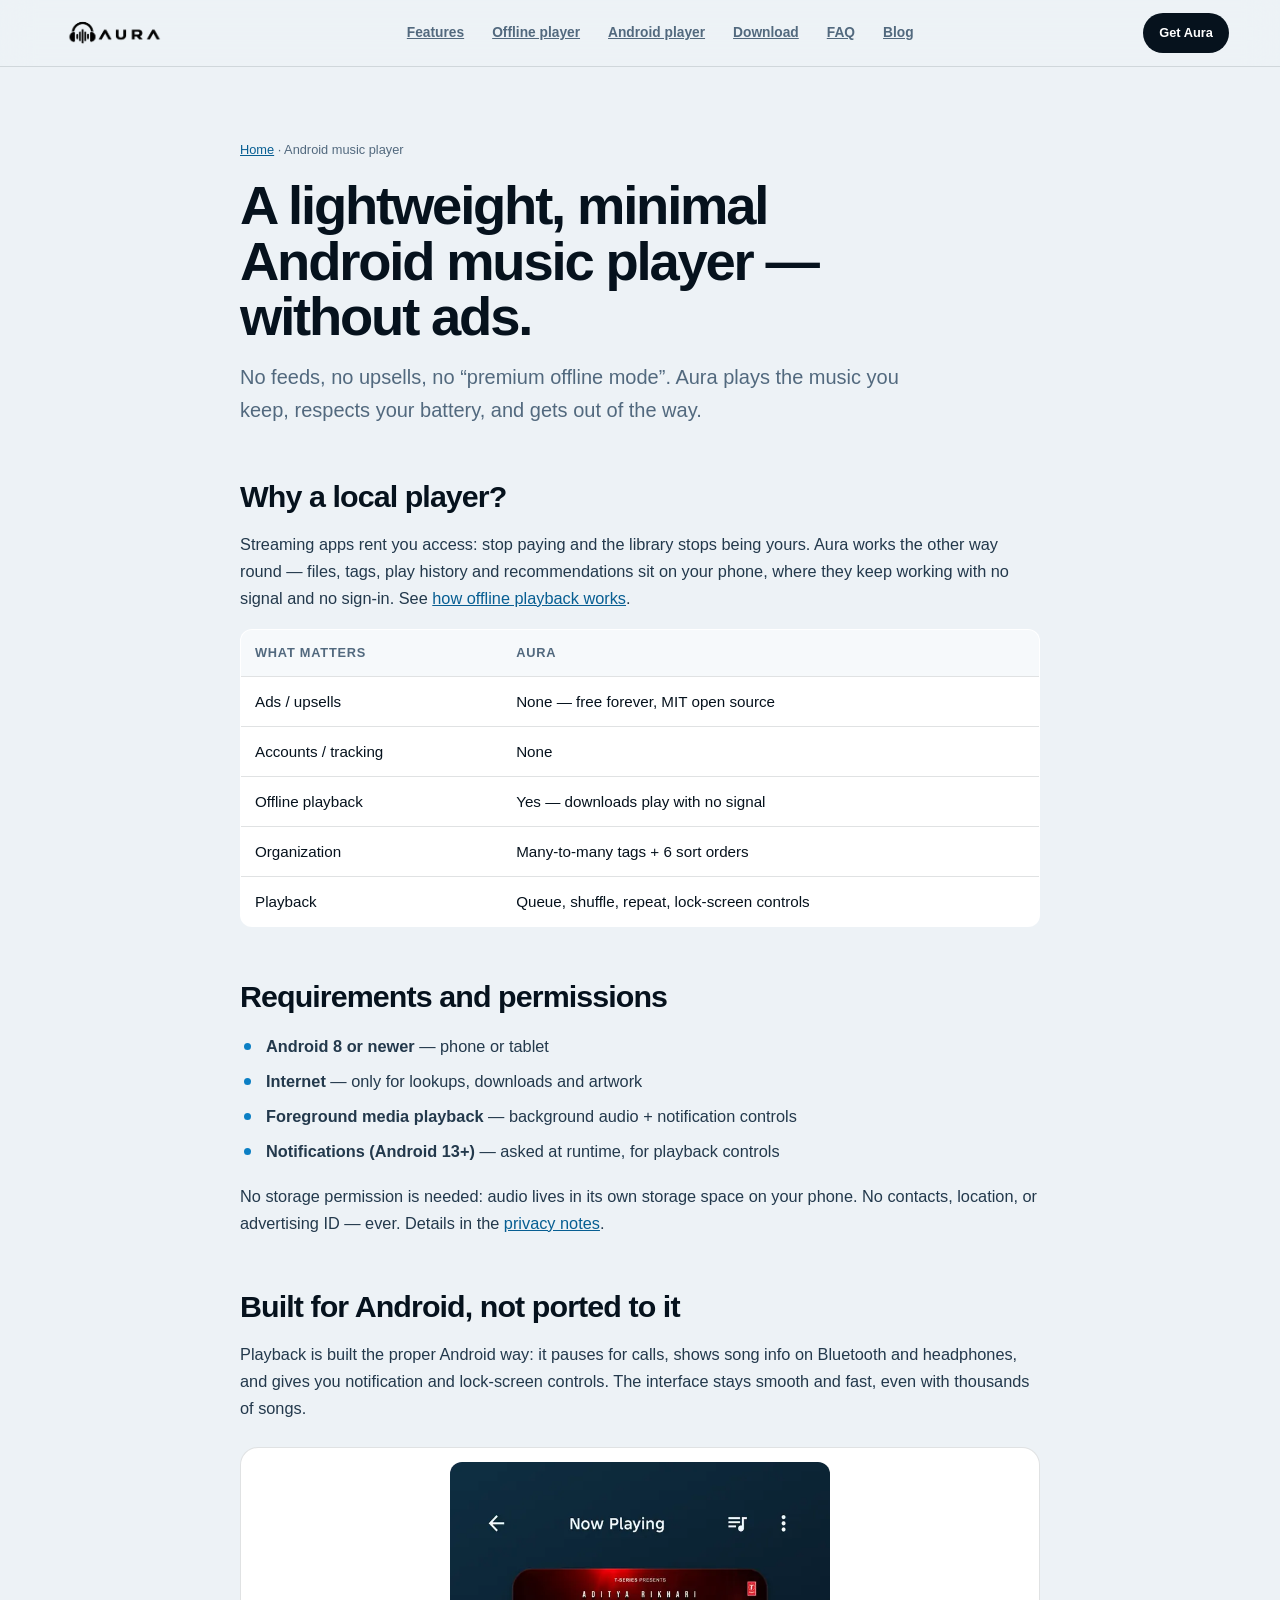
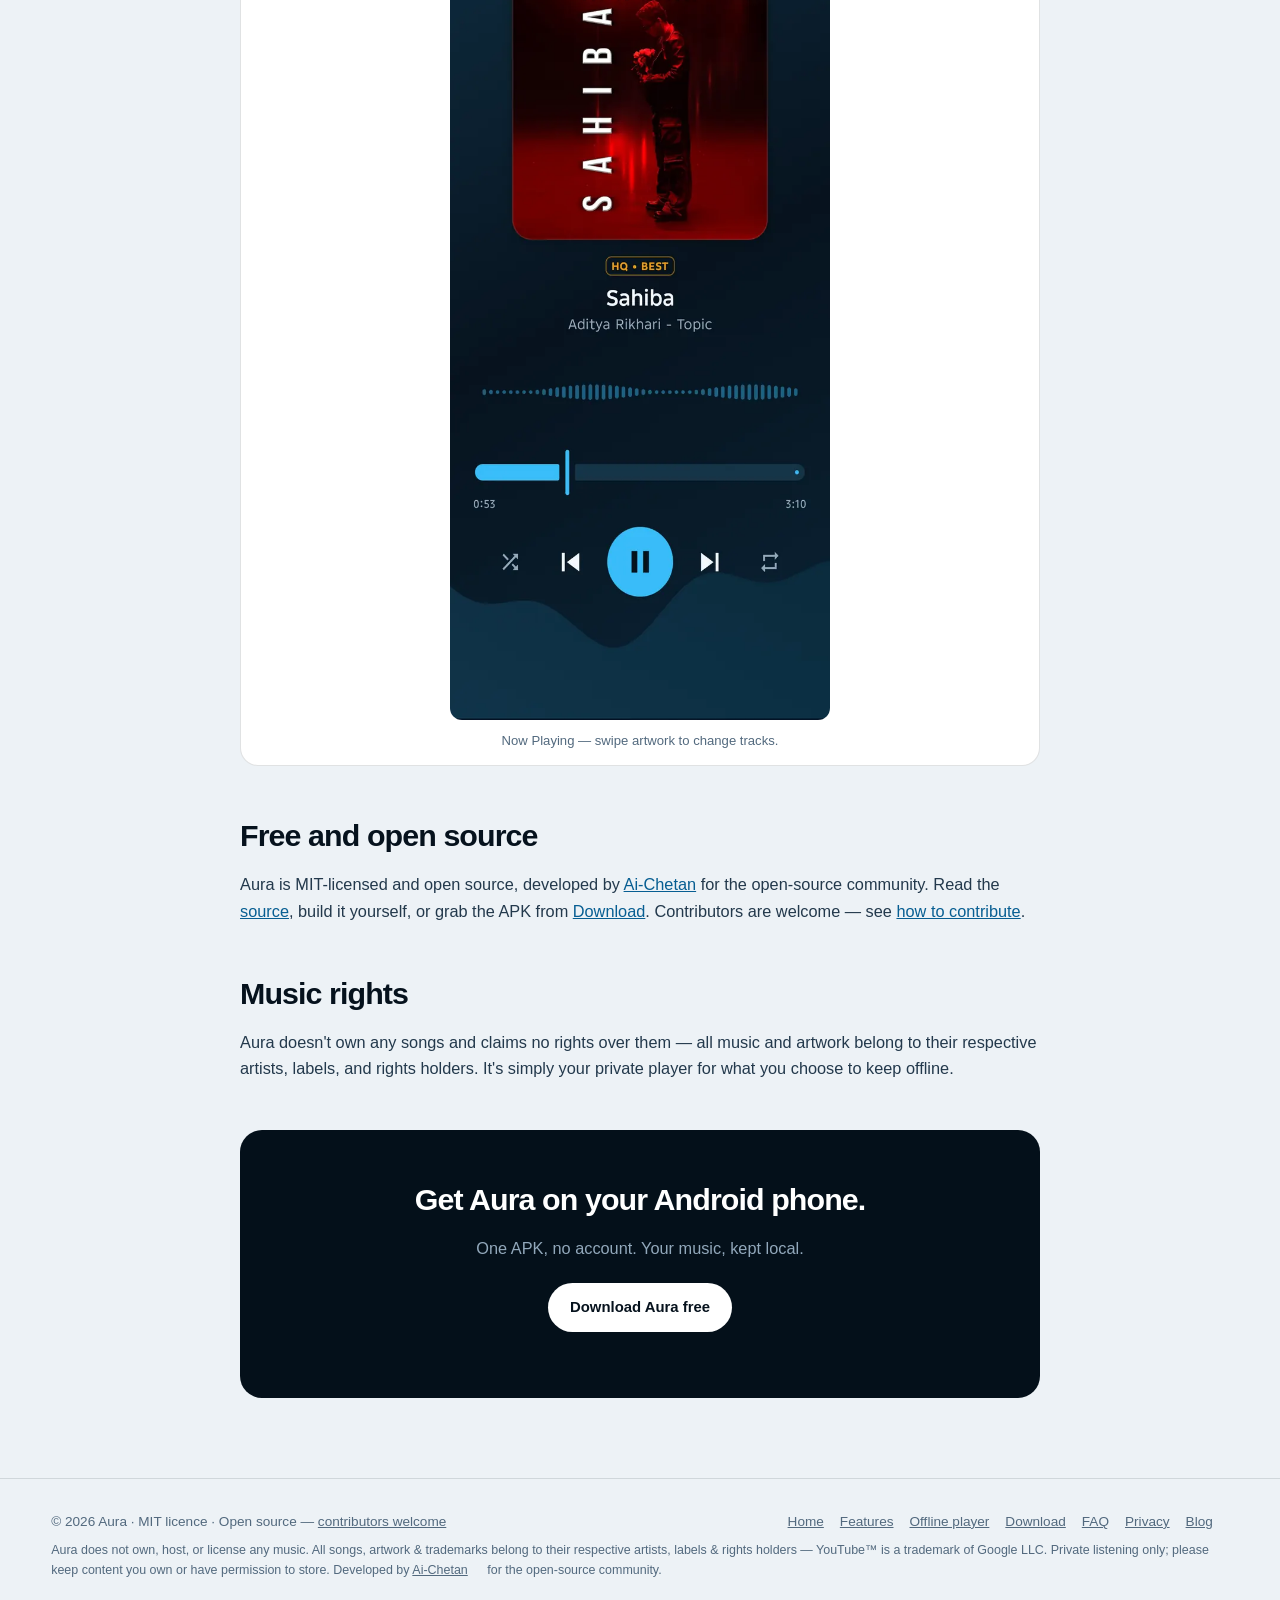
<file: site/android-music-player/index.html>
<!doctype html>
<html lang="en">
<head>
  <meta charset="utf-8">
  <meta name="viewport" content="width=device-width,initial-scale=1,viewport-fit=cover">
  <title>Lightweight Android Music Player Without Ads | Aura</title>
  <meta name="description" content="Aura is a lightweight, minimal Android music player without ads, accounts or tracking. Local playback, tags, queues and lock-screen controls on Android 8.0+. Free and open source.">
  <link rel="canonical" href="https://listen-aura.vercel.app/android-music-player/">
  <meta name="robots" content="index, follow, max-image-preview:large">
  <meta property="og:type" content="website">
  <meta property="og:site_name" content="Aura Music">
  <meta property="og:url" content="https://listen-aura.vercel.app/android-music-player/">
  <meta property="og:title" content="Lightweight Android Music Player Without Ads | Aura">
  <meta property="og:description" content="Minimal Android music player without ads, accounts or tracking. Local playback, tags, queues and lock-screen controls.">
  <meta property="og:image" content="https://listen-aura.vercel.app/screenshots/11-now-playing.webp">
  <meta name="twitter:card" content="summary_large_image">
  <meta name="twitter:title" content="Lightweight Android Music Player Without Ads | Aura">
  <meta name="twitter:description" content="Minimal Android music player without ads, accounts or tracking. Local playback, tags, queues and lock-screen controls.">
  <meta name="twitter:image" content="https://listen-aura.vercel.app/screenshots/11-now-playing.webp">
  <link rel="icon" type="image/png" href="../aura-icon.png">
  <link rel="apple-touch-icon" href="../app-icon.png">
  <script type="application/ld+json">
  {
    "@context": "https://schema.org",
    "@graph": [
      {
        "@type": "SoftwareApplication",
        "name": "Aura Music",
        "applicationCategory": "MultimediaApplication",
        "operatingSystem": "Android 8.0+",
        "isAccessibleForFree": true,
        "offers": { "@type": "Offer", "price": "0", "priceCurrency": "USD" },
        "url": "https://listen-aura.vercel.app/",
        "downloadUrl": "https://github.com/Ai-Chetan/Aura-Music/releases"
      },
      {
        "@type": "BreadcrumbList",
        "itemListElement": [
          { "@type": "ListItem", "position": 1, "name": "Home", "item": "https://listen-aura.vercel.app/" },
          { "@type": "ListItem", "position": 2, "name": "Android music player", "item": "https://listen-aura.vercel.app/android-music-player/" }
        ]
      }
    ]
  }
  </script>
  <style>
    *,*::before,*::after{box-sizing:border-box}
    :root{--paper:#EDF2F6;--card:#fff;--ink:#06121D;--soft:#23394C;--muted:#52697E;--accent:#0B7FC4;--accent-deep:#075E92;--line:rgba(6,18,29,.12);--r:18px;--font:"Inter",ui-sans-serif,-apple-system,"Segoe UI",Roboto,sans-serif}
    html{scroll-behavior:smooth;background:var(--paper)}
    body{margin:0;background:var(--paper);color:var(--ink);font-family:var(--font);line-height:1.65;font-size:1.02rem;-webkit-font-smoothing:antialiased}
    .nav{position:sticky;top:0;z-index:50;display:flex;align-items:center;justify-content:space-between;gap:16px;padding:12px clamp(18px,4vw,56px);background:rgba(237,242,246,.85);border-bottom:1px solid var(--line);backdrop-filter:blur(16px);-webkit-backdrop-filter:blur(16px)}
    .brand{display:inline-flex;align-items:center;gap:10px;font-weight:700;font-size:1.1rem}
    .brand img{width:30px;height:30px;border-radius:9px}
    .brand img.brand-lockup{width:auto;height:42px;border-radius:0;background:none}
    .nav nav{display:flex;flex-wrap:wrap;gap:2px 4px;align-items:center}
    .nav nav a{padding:8px 12px;border-radius:999px;font-size:.86rem;font-weight:560;color:var(--muted)}
    .nav nav a:hover{color:var(--ink);background:rgba(6,18,29,.05)}
    .btn{display:inline-flex;align-items:center;gap:8px;padding:12px 22px;border-radius:999px;font-weight:620;font-size:.93rem;background:var(--ink);color:#fff;text-decoration:none}
    .btn--sm{padding:9px 16px;font-size:.8rem}
    .wrap{width:min(880px,100%);margin:0 auto;padding:clamp(36px,6vw,72px) clamp(20px,4vw,40px) 80px}
    .crumbs{font-size:.8rem;color:var(--muted);margin-bottom:18px}
    .crumbs a{color:var(--accent-deep)}
    h1{font-size:clamp(2.1rem,5.4vw,3.4rem);line-height:1.02;letter-spacing:-.04em;margin:0 0 16px;max-width:22ch}
    .lede{font-size:clamp(1.05rem,1.6vw,1.25rem);color:var(--muted);max-width:60ch;margin:0 0 28px}
    h2{font-size:clamp(1.4rem,3vw,1.9rem);letter-spacing:-.03em;margin:44px 0 10px}
    p{margin:0 0 14px;color:var(--soft)}
    table{width:100%;border-collapse:collapse;margin:18px 0;font-size:.95rem;background:var(--card);border:1px solid var(--line);border-radius:12px;overflow:hidden}
    th,td{text-align:left;padding:12px 14px;border-bottom:1px solid var(--line)}
    th{background:#F6F9FB;font-size:.8rem;text-transform:uppercase;letter-spacing:.06em;color:var(--muted)}
    tr:last-child td{border-bottom:0}
    ul.feat{margin:12px 0 18px;padding:0;list-style:none;display:grid;gap:8px}
    ul.feat li{padding-left:26px;position:relative;color:var(--soft)}
    ul.feat li::before{content:"";position:absolute;left:4px;top:.62em;width:7px;height:7px;border-radius:50%;background:var(--accent)}
    figure{margin:26px 0;background:var(--card);border:1px solid var(--line);border-radius:var(--r);padding:14px}
    figure img{width:100%;max-width:380px;margin:0 auto;height:auto;border-radius:12px;display:block;background:#0a1826}
    figcaption{text-align:center;font-size:.82rem;color:var(--muted);margin-top:10px}
    .cta{margin-top:48px;background:#04101A;color:#EDF4F9;border-radius:22px;padding:clamp(28px,4vw,44px);text-align:center}
    .cta h2{color:#fff;margin:0 0 10px}
    .cta p{color:#92A8BB;max-width:52ch;margin:0 auto 22px}
    .cta .btn{background:#fff;color:#06121D}
    footer{border-top:1px solid var(--line);padding:32px clamp(20px,4vw,56px);display:flex;flex-wrap:wrap;gap:8px 28px;justify-content:space-between;font-size:.85rem;color:var(--muted)}
    footer a{color:var(--muted);margin-right:16px}
    a{color:var(--accent-deep)}
  </style>
</head>
<body>
  <header class="nav">
    <a class="brand" href="../" aria-label="Aura home"><img class="brand-lockup" src="../aura-nav.png" alt="Aura" width="2172" height="724" decoding="async"></a>
    <nav aria-label="Primary">
      <a href="../features/">Features</a>
      <a href="../offline-music-player/">Offline player</a>
      <a href="../android-music-player/">Android player</a>
      <a href="../download/">Download</a>
      <a href="../faq/">FAQ</a>
      <a href="../blog/">Blog</a>
    </nav>
    <a class="btn btn--sm" href="https://github.com/Ai-Chetan/Aura-Music/releases" target="_blank" rel="noopener noreferrer">Get Aura</a>
  </header>

  <main class="wrap">
    <p class="crumbs"><a href="../">Home</a> · Android music player</p>
    <h1>A lightweight, minimal Android music player — without ads.</h1>
    <p class="lede">No feeds, no upsells, no “premium offline mode”. Aura plays the music you keep, respects your battery, and gets out of the way.</p>

    <h2>Why a local player?</h2>
    <p>Streaming apps rent you access: stop paying and the library stops being yours. Aura works the other way round — files, tags, play history and recommendations sit on your phone, where they keep working with no signal and no sign-in. See <a href="../offline-music-player/">how offline playback works</a>.</p>

    <table>
      <tr><th>What matters</th><th>Aura</th></tr>
      <tr><td>Ads / upsells</td><td>None — free forever, MIT open source</td></tr>
      <tr><td>Accounts / tracking</td><td>None</td></tr>
      <tr><td>Offline playback</td><td>Yes — downloads play with no signal</td></tr>
      <tr><td>Organization</td><td>Many-to-many tags + 6 sort orders</td></tr>
      <tr><td>Playback</td><td>Queue, shuffle, repeat, lock-screen controls</td></tr>
    </table>

    <h2>Requirements and permissions</h2>
    <ul class="feat">
      <li><strong>Android 8 or newer</strong> — phone or tablet</li>
      <li><strong>Internet</strong> — only for lookups, downloads and artwork</li>
      <li><strong>Foreground media playback</strong> — background audio + notification controls</li>
      <li><strong>Notifications (Android 13+)</strong> — asked at runtime, for playback controls</li>
    </ul>
    <p>No storage permission is needed: audio lives in its own storage space on your phone. No contacts, location, or advertising ID — ever. Details in the <a href="../privacy/">privacy notes</a>.</p>

    <h2>Built for Android, not ported to it</h2>
    <p>Playback is built the proper Android way: it pauses for calls, shows song info on Bluetooth and headphones, and gives you notification and lock-screen controls. The interface stays smooth and fast, even with thousands of songs.</p>
    <figure>
      <img src="../screenshots/11-now-playing.webp" alt="Aura Now Playing screen with artwork and playback controls" width="640" height="1443" loading="lazy" decoding="async">
      <figcaption>Now Playing — swipe artwork to change tracks.</figcaption>
    </figure>

    <h2>Free and open source</h2>
    <p>Aura is MIT-licensed and open source, developed by <a href="https://github.com/Ai-Chetan" target="_blank" rel="noopener noreferrer">Ai-Chetan</a> for the open-source community. Read the <a href="https://github.com/Ai-Chetan/Aura-Music" target="_blank" rel="noopener noreferrer">source</a>, build it yourself, or grab the APK from <a href="../download/">Download</a>. Contributors are welcome — see <a href="https://github.com/Ai-Chetan/Aura-Music/blob/main/CONTRIBUTING.md" target="_blank" rel="noopener noreferrer">how to contribute</a>.</p>
    <h2>Music rights</h2>
    <p>Aura doesn't own any songs and claims no rights over them — all music and artwork belong to their respective artists, labels, and rights holders. It's simply your private player for what you choose to keep offline.</p>

    <div class="cta">
      <h2>Get Aura on your Android phone.</h2>
      <p>One APK, no account. Your music, kept local.</p>
      <p><a class="btn" href="../download/">Download Aura free</a></p>
    </div>
  </main>

  <footer>
    <span>© 2026 Aura · MIT licence · Open source — <a href="https://github.com/Ai-Chetan/Aura-Music/blob/main/CONTRIBUTING.md" target="_blank" rel="noopener noreferrer">contributors welcome</a></span>
    <nav aria-label="Footer">
      <a href="../">Home</a><a href="../features/">Features</a><a href="../offline-music-player/">Offline player</a><a href="../download/">Download</a><a href="../faq/">FAQ</a><a href="../privacy/">Privacy</a><a href="../blog/">Blog</a>
    </nav>
    <small style="flex-basis:100%;font-size:.78rem;line-height:1.6">Aura does not own, host, or license any music. All songs, artwork &amp; trademarks belong to their respective artists, labels &amp; rights holders — YouTube™ is a trademark of Google LLC. Private listening only; please keep content you own or have permission to store. Developed by <a href="https://github.com/Ai-Chetan" target="_blank" rel="noopener noreferrer">Ai-Chetan</a> for the open-source community.</small>
  </footer>
</body>
</html>
</file>
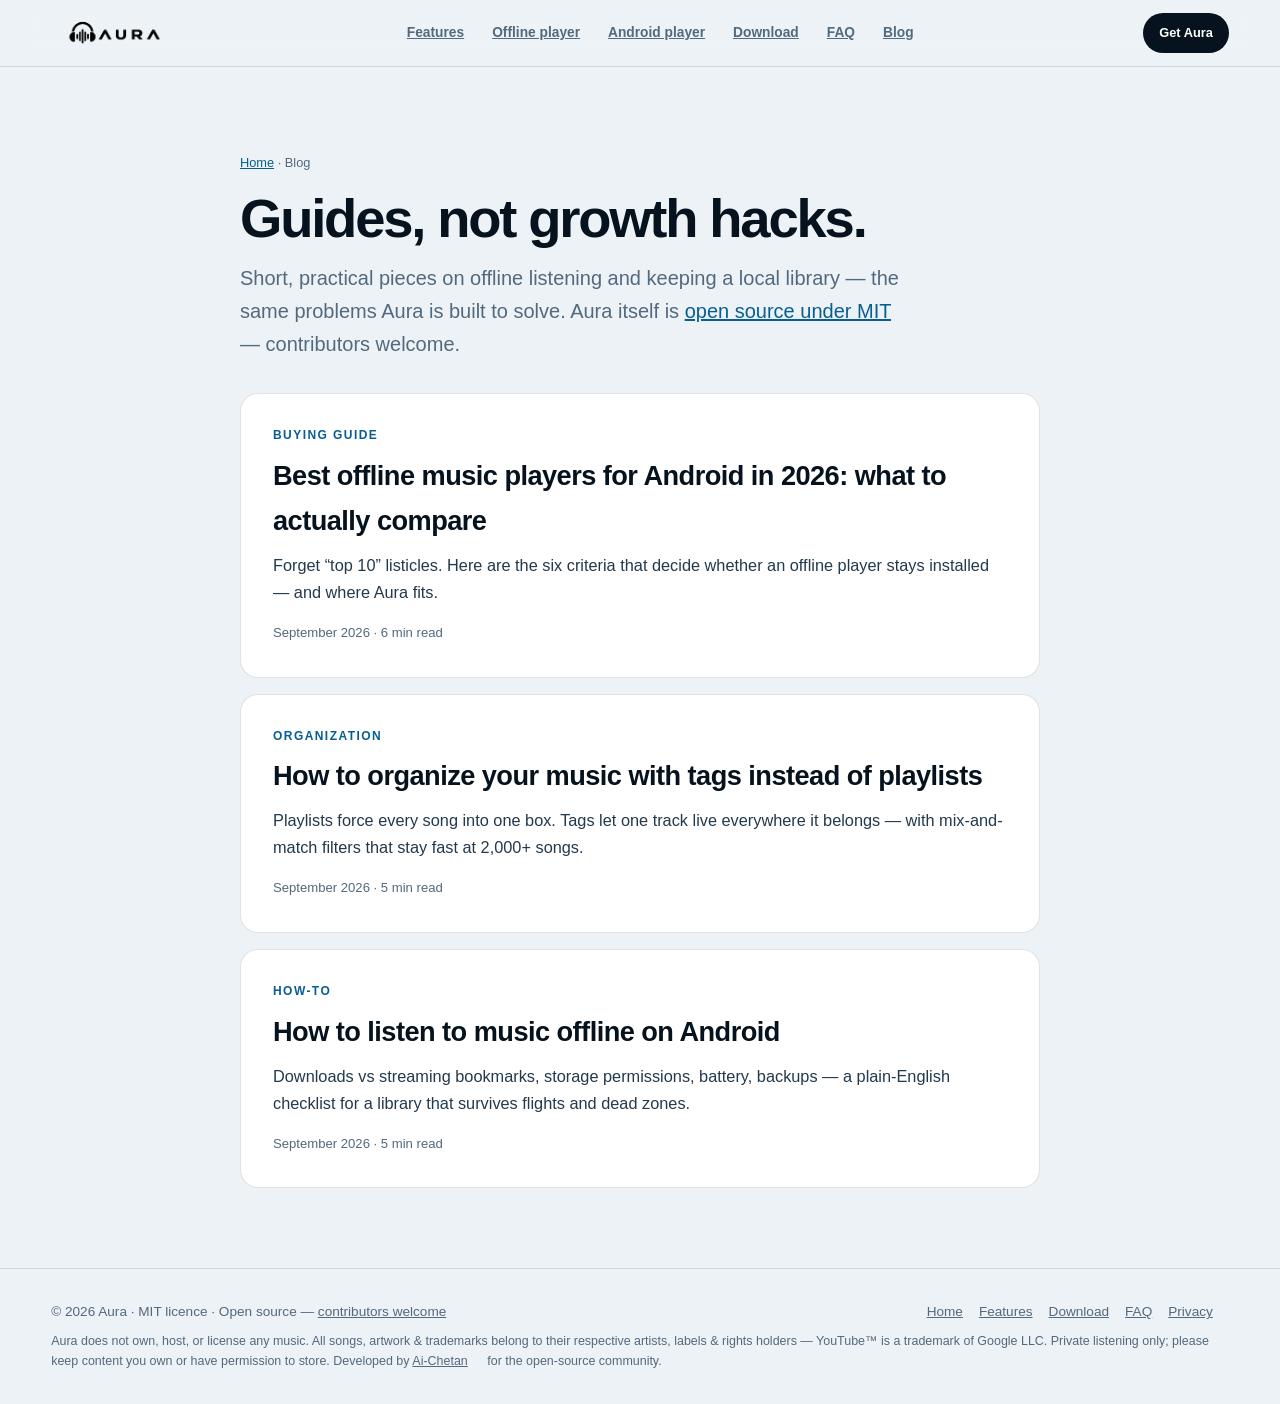
<file: site/blog/index.html>
<!doctype html>
<html lang="en">
<head>
  <meta charset="utf-8">
  <meta name="viewport" content="width=device-width,initial-scale=1,viewport-fit=cover">
  <title>Aura Blog — Guides to Offline Music, Tags &amp; Local Libraries</title>
  <meta name="description" content="Practical guides from the Aura project: choosing an offline music player for Android, organizing music with tags, and listening offline. No fluff, no keyword farms.">
  <link rel="canonical" href="https://listen-aura.vercel.app/blog/">
  <meta name="robots" content="index, follow, max-image-preview:large">
  <meta property="og:type" content="website">
  <meta property="og:site_name" content="Aura Music">
  <meta property="og:url" content="https://listen-aura.vercel.app/blog/">
  <meta property="og:title" content="Aura Blog — Guides to Offline Music, Tags &amp; Local Libraries">
  <meta property="og:description" content="Practical guides: choosing an offline music player, organizing music with tags, listening offline on Android.">
  <meta property="og:image" content="https://listen-aura.vercel.app/screenshots/01-home-continue-listening-top-hits.webp">
  <meta name="twitter:card" content="summary_large_image">
  <meta name="twitter:title" content="Aura Blog — Guides to Offline Music, Tags &amp; Local Libraries">
  <meta name="twitter:description" content="Practical guides: choosing an offline music player, organizing music with tags, listening offline on Android.">
  <meta name="twitter:image" content="https://listen-aura.vercel.app/screenshots/01-home-continue-listening-top-hits.webp">
  <link rel="icon" type="image/png" href="../aura-icon.png">
  <link rel="apple-touch-icon" href="../app-icon.png">
  <script type="application/ld+json">
  {
    "@context": "https://schema.org",
    "@type": "Blog",
    "name": "Aura Blog",
    "url": "https://listen-aura.vercel.app/blog/",
    "description": "Practical guides to offline music, tags and local libraries on Android."
  }
  </script>
  <style>
    *,*::before,*::after{box-sizing:border-box}
    :root{--paper:#EDF2F6;--card:#fff;--ink:#06121D;--soft:#23394C;--muted:#52697E;--accent:#0B7FC4;--accent-deep:#075E92;--line:rgba(6,18,29,.12);--r:18px;--font:"Inter",ui-sans-serif,-apple-system,"Segoe UI",Roboto,sans-serif}
    html{background:var(--paper)}
    body{margin:0;background:var(--paper);color:var(--ink);font-family:var(--font);line-height:1.65;font-size:1.02rem;-webkit-font-smoothing:antialiased}
    .nav{position:sticky;top:0;z-index:50;display:flex;align-items:center;justify-content:space-between;gap:16px;padding:12px clamp(18px,4vw,56px);background:rgba(237,242,246,.85);border-bottom:1px solid var(--line);backdrop-filter:blur(16px);-webkit-backdrop-filter:blur(16px)}
    .brand{display:inline-flex;align-items:center;gap:10px;font-weight:700;font-size:1.1rem}
    .brand img{width:30px;height:30px;border-radius:9px}
    .brand img.brand-lockup{width:auto;height:42px;border-radius:0;background:none}
    .nav nav{display:flex;flex-wrap:wrap;gap:2px 4px;align-items:center}
    .nav nav a{padding:8px 12px;border-radius:999px;font-size:.86rem;font-weight:560;color:var(--muted)}
    .nav nav a:hover{color:var(--ink);background:rgba(6,18,29,.05)}
    .btn{display:inline-flex;align-items:center;gap:8px;padding:9px 16px;border-radius:999px;font-weight:620;font-size:.8rem;background:var(--ink);color:#fff;text-decoration:none}
    .wrap{width:min(880px,100%);margin:0 auto;padding:clamp(36px,6vw,72px) clamp(20px,4vw,40px) 80px}
    .crumbs{font-size:.8rem;color:var(--muted);margin-bottom:18px}
    .crumbs a{color:var(--accent-deep)}
    h1{font-size:clamp(2.1rem,5.4vw,3.4rem);line-height:1.02;letter-spacing:-.04em;margin:0 0 16px}
    .lede{font-size:clamp(1.05rem,1.6vw,1.25rem);color:var(--muted);max-width:60ch;margin:0 0 32px}
    .posts{display:grid;gap:16px}
    .post{background:var(--card);border:1px solid var(--line);border-radius:var(--r);padding:clamp(22px,3vw,32px)}
    .post .kicker{font-size:.75rem;font-weight:700;letter-spacing:.12em;text-transform:uppercase;color:var(--accent-deep);margin-bottom:8px}
    .post h2{margin:0 0 8px;font-size:clamp(1.3rem,2.6vw,1.7rem);letter-spacing:-.02em}
    .post h2 a{color:var(--ink);text-decoration:none}
    .post h2 a:hover{color:var(--accent-deep)}
    .post p{margin:0 0 12px;color:var(--soft)}
    .post time{font-size:.82rem;color:var(--muted)}
    footer{border-top:1px solid var(--line);padding:32px clamp(20px,4vw,56px);display:flex;flex-wrap:wrap;gap:8px 28px;justify-content:space-between;font-size:.85rem;color:var(--muted)}
    footer a{color:var(--muted);margin-right:16px}
    a{color:var(--accent-deep)}
  </style>
</head>
<body>
  <header class="nav">
    <a class="brand" href="../" aria-label="Aura home"><img class="brand-lockup" src="../aura-nav.png" alt="Aura" width="2172" height="724" decoding="async"></a>
    <nav aria-label="Primary">
      <a href="../features/">Features</a>
      <a href="../offline-music-player/">Offline player</a>
      <a href="../android-music-player/">Android player</a>
      <a href="../download/">Download</a>
      <a href="../faq/">FAQ</a>
      <a href="../blog/">Blog</a>
    </nav>
    <a class="btn" href="https://github.com/Ai-Chetan/Aura-Music/releases" target="_blank" rel="noopener noreferrer">Get Aura</a>
  </header>

  <main class="wrap">
    <p class="crumbs"><a href="../">Home</a> · Blog</p>
    <h1>Guides, not growth hacks.</h1>
    <p class="lede">Short, practical pieces on offline listening and keeping a local library — the same problems Aura is built to solve. Aura itself is <a href="https://github.com/Ai-Chetan/Aura-Music" target="_blank" rel="noopener noreferrer">open source under MIT</a> — contributors welcome.</p>
    <div class="posts">
      <article class="post">
        <p class="kicker">Buying guide</p>
        <h2><a href="best-offline-music-player-android/">Best offline music players for Android in 2026: what to actually compare</a></h2>
        <p>Forget “top 10” listicles. Here are the six criteria that decide whether an offline player stays installed — and where Aura fits.</p>
        <time datetime="2026-09-01">September 2026 · 6 min read</time>
      </article>
      <article class="post">
        <p class="kicker">Organization</p>
        <h2><a href="organize-music-with-tags/">How to organize your music with tags instead of playlists</a></h2>
        <p>Playlists force every song into one box. Tags let one track live everywhere it belongs — with mix-and-match filters that stay fast at 2,000+ songs.</p>
        <time datetime="2026-09-08">September 2026 · 5 min read</time>
      </article>
      <article class="post">
        <p class="kicker">How-to</p>
        <h2><a href="offline-music-guide/">How to listen to music offline on Android</a></h2>
        <p>Downloads vs streaming bookmarks, storage permissions, battery, backups — a plain-English checklist for a library that survives flights and dead zones.</p>
        <time datetime="2026-09-15">September 2026 · 5 min read</time>
      </article>
    </div>
  </main>

  <footer>
    <span>© 2026 Aura · MIT licence · Open source — <a href="https://github.com/Ai-Chetan/Aura-Music/blob/main/CONTRIBUTING.md" target="_blank" rel="noopener noreferrer">contributors welcome</a></span>
    <nav aria-label="Footer">
      <a href="../">Home</a><a href="../features/">Features</a><a href="../download/">Download</a><a href="../faq/">FAQ</a><a href="../privacy/">Privacy</a>
    </nav>
    <small style="flex-basis:100%;font-size:.78rem;line-height:1.6">Aura does not own, host, or license any music. All songs, artwork &amp; trademarks belong to their respective artists, labels &amp; rights holders — YouTube™ is a trademark of Google LLC. Private listening only; please keep content you own or have permission to store. Developed by <a href="https://github.com/Ai-Chetan" target="_blank" rel="noopener noreferrer">Ai-Chetan</a> for the open-source community.</small>
  </footer>
</body>
</html>
</file>
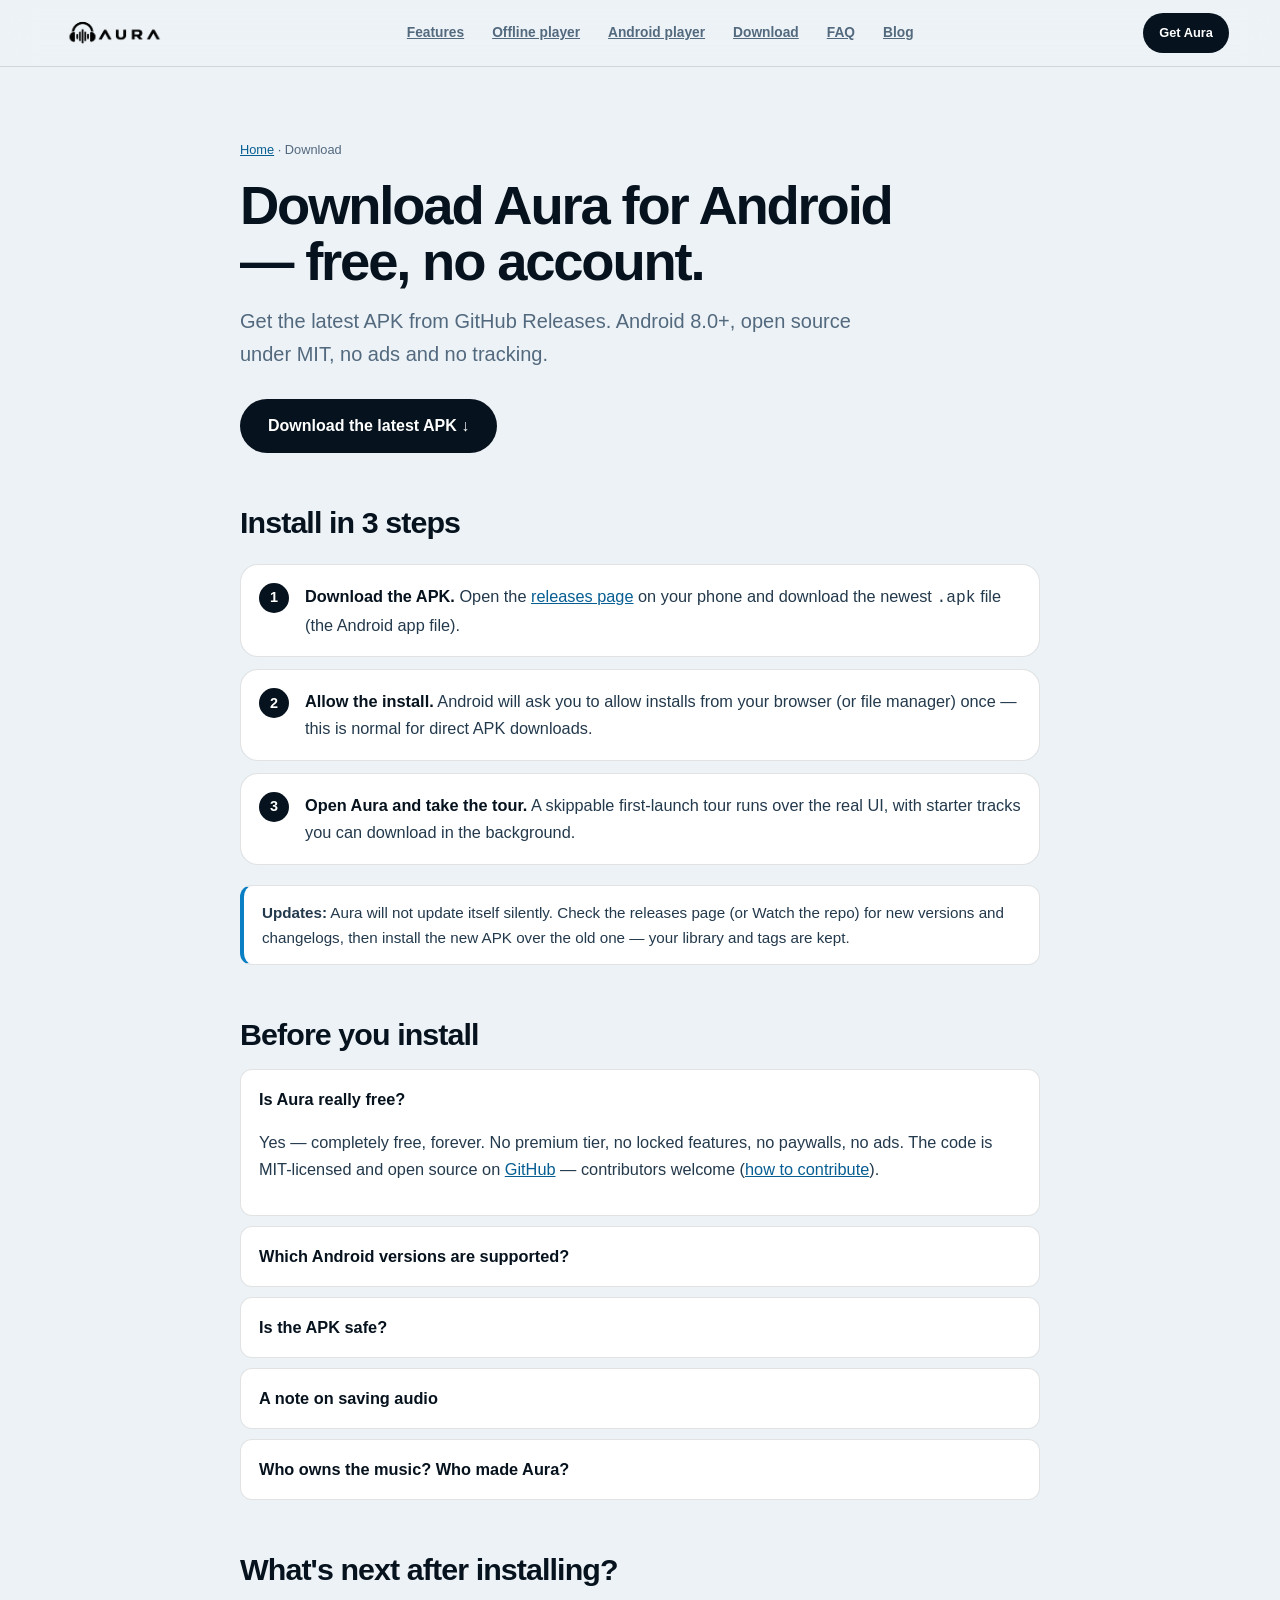
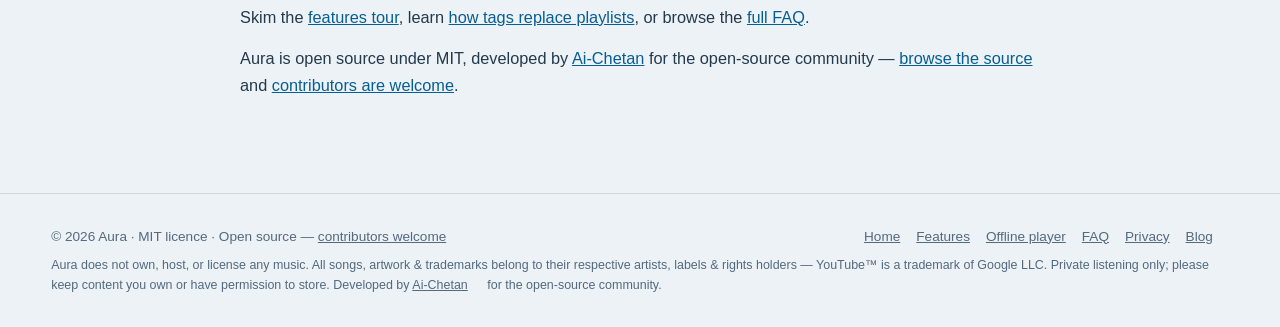
<file: site/download/index.html>
<!doctype html>
<html lang="en">
<head>
  <meta charset="utf-8">
  <meta name="viewport" content="width=device-width,initial-scale=1,viewport-fit=cover">
  <title>Download Aura — Free Offline Music Player for Android (APK)</title>
  <meta name="description" content="Download Aura free for Android (APK) from GitHub Releases. No account, no ads, no tracking. Requires Android 8.0+. Open source under MIT.">
  <link rel="canonical" href="https://listen-aura.vercel.app/download/">
  <meta name="robots" content="index, follow, max-image-preview:large">
  <meta property="og:type" content="website">
  <meta property="og:site_name" content="Aura Music">
  <meta property="og:url" content="https://listen-aura.vercel.app/download/">
  <meta property="og:title" content="Download Aura — Free Offline Music Player for Android (APK)">
  <meta property="og:description" content="Free APK from GitHub Releases. No account, no ads, no tracking. Android 8.0+.">
  <meta property="og:image" content="https://listen-aura.vercel.app/screenshots/01-home-continue-listening-top-hits.webp">
  <meta name="twitter:card" content="summary_large_image">
  <meta name="twitter:title" content="Download Aura — Free Offline Music Player for Android (APK)">
  <meta name="twitter:description" content="Free APK from GitHub Releases. No account, no ads, no tracking. Android 8.0+.">
  <meta name="twitter:image" content="https://listen-aura.vercel.app/screenshots/01-home-continue-listening-top-hits.webp">
  <link rel="icon" type="image/png" href="../aura-icon.png">
  <link rel="apple-touch-icon" href="../app-icon.png">
  <script type="application/ld+json">
  {
    "@context": "https://schema.org",
    "@graph": [
      {
        "@type": "SoftwareApplication",
        "name": "Aura Music",
        "applicationCategory": "MultimediaApplication",
        "operatingSystem": "Android 8.0+",
        "isAccessibleForFree": true,
        "offers": { "@type": "Offer", "price": "0", "priceCurrency": "USD" },
        "url": "https://listen-aura.vercel.app/",
        "downloadUrl": "https://github.com/Ai-Chetan/Aura-Music/releases"
      },
      {
        "@type": "BreadcrumbList",
        "itemListElement": [
          { "@type": "ListItem", "position": 1, "name": "Home", "item": "https://listen-aura.vercel.app/" },
          { "@type": "ListItem", "position": 2, "name": "Download", "item": "https://listen-aura.vercel.app/download/" }
        ]
      },
      {
        "@type": "FAQPage",
        "mainEntity": [
          { "@type": "Question", "name": "Is Aura free to download?", "acceptedAnswer": { "@type": "Answer", "text": "Yes. Aura is free forever and open source under the MIT licence. Download the APK from GitHub Releases — no account, no payment. Contributors are welcome." } },
          { "@type": "Question", "name": "Which Android versions does Aura support?", "acceptedAnswer": { "@type": "Answer", "text": "Android 8 and newer, on phones and tablets." } },
          { "@type": "Question", "name": "Why isn't Aura on the Play Store yet?", "acceptedAnswer": { "@type": "Answer", "text": "Aura is currently distributed as a direct APK download from GitHub Releases while it matures. Check the releases page for the latest version and changelog." } }
        ]
      }
    ]
  }
  </script>
  <style>
    *,*::before,*::after{box-sizing:border-box}
    :root{--paper:#EDF2F6;--card:#fff;--ink:#06121D;--soft:#23394C;--muted:#52697E;--accent:#0B7FC4;--accent-deep:#075E92;--line:rgba(6,18,29,.12);--r:18px;--font:"Inter",ui-sans-serif,-apple-system,"Segoe UI",Roboto,sans-serif}
    html{scroll-behavior:smooth;background:var(--paper)}
    body{margin:0;background:var(--paper);color:var(--ink);font-family:var(--font);line-height:1.65;font-size:1.02rem;-webkit-font-smoothing:antialiased}
    .nav{position:sticky;top:0;z-index:50;display:flex;align-items:center;justify-content:space-between;gap:16px;padding:12px clamp(18px,4vw,56px);background:rgba(237,242,246,.85);border-bottom:1px solid var(--line);backdrop-filter:blur(16px);-webkit-backdrop-filter:blur(16px)}
    .brand{display:inline-flex;align-items:center;gap:10px;font-weight:700;font-size:1.1rem}
    .brand img{width:30px;height:30px;border-radius:9px}
    .brand img.brand-lockup{width:auto;height:42px;border-radius:0;background:none}
    .nav nav{display:flex;flex-wrap:wrap;gap:2px 4px;align-items:center}
    .nav nav a{padding:8px 12px;border-radius:999px;font-size:.86rem;font-weight:560;color:var(--muted)}
    .nav nav a:hover{color:var(--ink);background:rgba(6,18,29,.05)}
    .btn{display:inline-flex;align-items:center;gap:8px;padding:14px 28px;border-radius:999px;font-weight:650;font-size:1rem;background:var(--ink);color:#fff;text-decoration:none}
    .btn--sm{padding:9px 16px;font-size:.8rem}
    .wrap{width:min(880px,100%);margin:0 auto;padding:clamp(36px,6vw,72px) clamp(20px,4vw,40px) 80px}
    .crumbs{font-size:.8rem;color:var(--muted);margin-bottom:18px}
    .crumbs a{color:var(--accent-deep)}
    h1{font-size:clamp(2.1rem,5.4vw,3.4rem);line-height:1.02;letter-spacing:-.04em;margin:0 0 16px;max-width:22ch}
    .lede{font-size:clamp(1.05rem,1.6vw,1.25rem);color:var(--muted);max-width:60ch;margin:0 0 28px}
    h2{font-size:clamp(1.4rem,3vw,1.9rem);letter-spacing:-.03em;margin:44px 0 10px}
    p{margin:0 0 14px;color:var(--soft)}
    ol.steps{margin:16px 0;padding:0;list-style:none;counter-reset:step;display:grid;gap:12px}
    ol.steps li{counter-increment:step;background:var(--card);border:1px solid var(--line);border-radius:var(--r);padding:18px 18px 18px 64px;position:relative;color:var(--soft)}
    ol.steps li::before{content:counter(step);position:absolute;left:18px;top:18px;width:30px;height:30px;border-radius:50%;background:var(--ink);color:#fff;display:grid;place-items:center;font-weight:700;font-size:.9rem}
    ol.steps strong{color:var(--ink)}
    .note{background:#fff;border:1px solid var(--line);border-left:4px solid var(--accent);border-radius:12px;padding:14px 18px;font-size:.95rem;color:var(--soft);margin:20px 0}
    details{border:1px solid var(--line);border-radius:12px;background:var(--card);margin:10px 0}
    details summary{cursor:pointer;padding:16px 18px;font-weight:600;list-style:none}
    details summary::-webkit-details-marker{display:none}
    details p{padding:0 18px 18px}
    footer{border-top:1px solid var(--line);padding:32px clamp(20px,4vw,56px);display:flex;flex-wrap:wrap;gap:8px 28px;justify-content:space-between;font-size:.85rem;color:var(--muted)}
    footer a{color:var(--muted);margin-right:16px}
    a{color:var(--accent-deep)}
  </style>
</head>
<body>
  <header class="nav">
    <a class="brand" href="../" aria-label="Aura home"><img class="brand-lockup" src="../aura-nav.png" alt="Aura" width="2172" height="724" decoding="async"></a>
    <nav aria-label="Primary">
      <a href="../features/">Features</a>
      <a href="../offline-music-player/">Offline player</a>
      <a href="../android-music-player/">Android player</a>
      <a href="../download/">Download</a>
      <a href="../faq/">FAQ</a>
      <a href="../blog/">Blog</a>
    </nav>
    <a class="btn btn--sm" href="https://github.com/Ai-Chetan/Aura-Music/releases" target="_blank" rel="noopener noreferrer">Get Aura</a>
  </header>

  <main class="wrap">
    <p class="crumbs"><a href="../">Home</a> · Download</p>
    <h1>Download Aura for Android — free, no account.</h1>
    <p class="lede">Get the latest APK from GitHub Releases. Android 8.0+, open source under MIT, no ads and no tracking.</p>
    <p><a class="btn" href="https://github.com/Ai-Chetan/Aura-Music/releases" target="_blank" rel="noopener noreferrer">Download the latest APK ↓</a></p>

    <h2>Install in 3 steps</h2>
    <ol class="steps">
      <li><strong>Download the APK.</strong> Open the <a href="https://github.com/Ai-Chetan/Aura-Music/releases" target="_blank" rel="noopener noreferrer">releases page</a> on your phone and download the newest <code>.apk</code> file (the Android app file).</li>
      <li><strong>Allow the install.</strong> Android will ask you to allow installs from your browser (or file manager) once — this is normal for direct APK downloads.</li>
      <li><strong>Open Aura and take the tour.</strong> A skippable first-launch tour runs over the real UI, with starter tracks you can download in the background.</li>
    </ol>

    <div class="note"><strong>Updates:</strong> Aura will not update itself silently. Check the releases page (or Watch the repo) for new versions and changelogs, then install the new APK over the old one — your library and tags are kept.</div>

    <h2>Before you install</h2>
    <details open>
      <summary>Is Aura really free?</summary>
      <p>Yes — completely free, forever. No premium tier, no locked features, no paywalls, no ads. The code is MIT-licensed and open source on <a href="https://github.com/Ai-Chetan/Aura-Music" target="_blank" rel="noopener noreferrer">GitHub</a> — contributors welcome (<a href="https://github.com/Ai-Chetan/Aura-Music/blob/main/CONTRIBUTING.md" target="_blank" rel="noopener noreferrer">how to contribute</a>).</p>
    </details>
    <details>
      <summary>Which Android versions are supported?</summary>
      <p>Android 8 and newer. If your device is older, the app file won't install — check <a href="../android-music-player/">Android details</a>.</p>
    </details>
    <details>
      <summary>Is the APK safe?</summary>
      <p>The APK is built in the open from the public source. Aura requests only Internet, foreground media playback, and (on Android 13+) notifications — see the <a href="../privacy/">privacy notes</a>. Only download from the official releases page linked here.</p>
    </details>
    <details>
      <summary>A note on saving audio</summary>
      <p>Aura is a private, on-device player — not a music provider. It doesn't own any songs and claims no rights over them: all music and artwork belong to their respective artists, labels, and rights holders. Aura only keeps what <em>you</em> choose on your phone for offline listening, with no sharing built in. Only keep content you own or have permission to keep, and never redistribute downloaded files.</p>
    </details>
    <details>
      <summary>Who owns the music? Who made Aura?</summary>
      <p>No songs belong to Aura — every right stays with its respective owner (YouTube™ is a trademark of Google LLC). Aura is developed by <a href="https://github.com/Ai-Chetan" target="_blank" rel="noopener noreferrer">Ai-Chetan</a> for the open-source community under MIT.</p>
    </details>

    <h2>What's next after installing?</h2>
    <p>Skim the <a href="../features/">features tour</a>, learn <a href="../blog/organize-music-with-tags/">how tags replace playlists</a>, or browse the <a href="../faq/">full FAQ</a>.</p>
    <p>Aura is open source under MIT, developed by <a href="https://github.com/Ai-Chetan" target="_blank" rel="noopener noreferrer">Ai-Chetan</a> for the open-source community — <a href="https://github.com/Ai-Chetan/Aura-Music" target="_blank" rel="noopener noreferrer">browse the source</a> and <a href="https://github.com/Ai-Chetan/Aura-Music/blob/main/CONTRIBUTING.md" target="_blank" rel="noopener noreferrer">contributors are welcome</a>.</p>
  </main>

  <footer>
    <span>© 2026 Aura · MIT licence · Open source — <a href="https://github.com/Ai-Chetan/Aura-Music/blob/main/CONTRIBUTING.md" target="_blank" rel="noopener noreferrer">contributors welcome</a></span>
    <nav aria-label="Footer">
      <a href="../">Home</a><a href="../features/">Features</a><a href="../offline-music-player/">Offline player</a><a href="../faq/">FAQ</a><a href="../privacy/">Privacy</a><a href="../blog/">Blog</a>
    </nav>
    <small style="flex-basis:100%;font-size:.78rem;line-height:1.6">Aura does not own, host, or license any music. All songs, artwork &amp; trademarks belong to their respective artists, labels &amp; rights holders — YouTube™ is a trademark of Google LLC. Private listening only; please keep content you own or have permission to store. Developed by <a href="https://github.com/Ai-Chetan" target="_blank" rel="noopener noreferrer">Ai-Chetan</a> for the open-source community.</small>
  </footer>
</body>
</html>
</file>
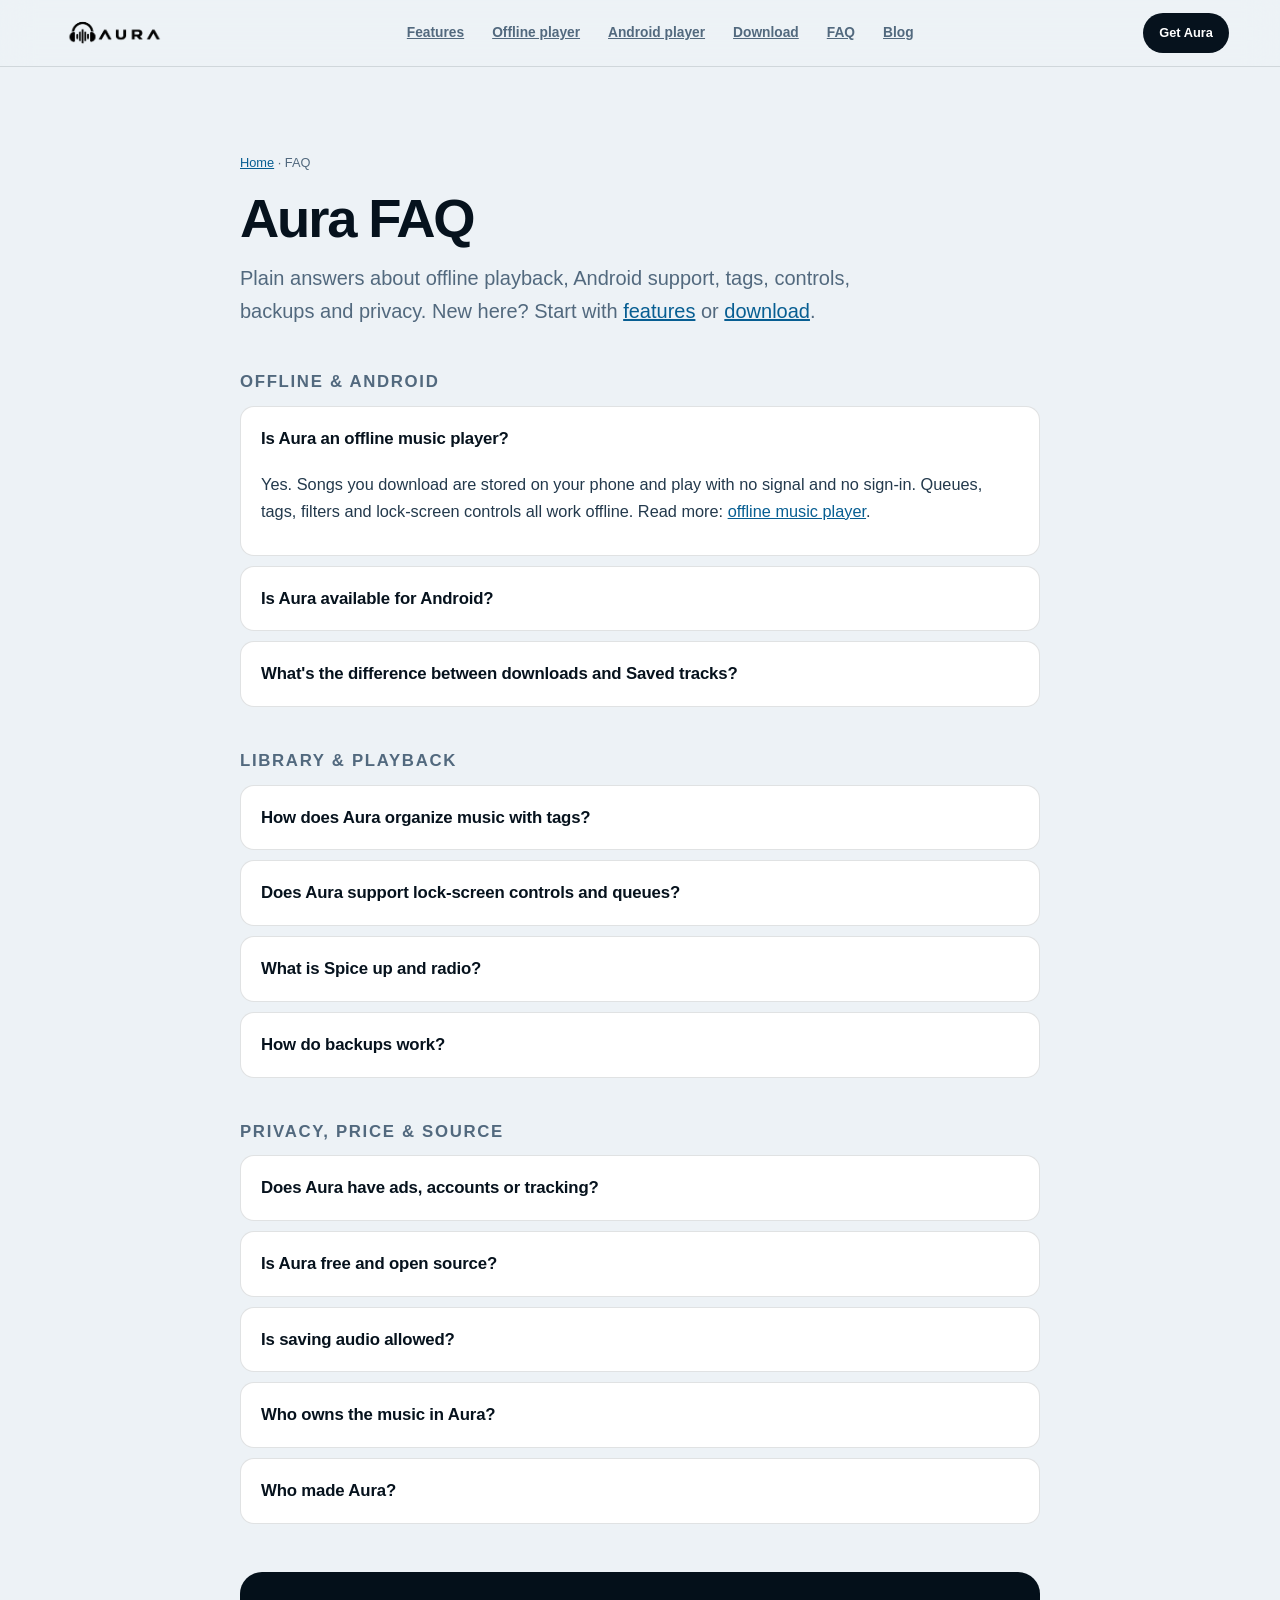
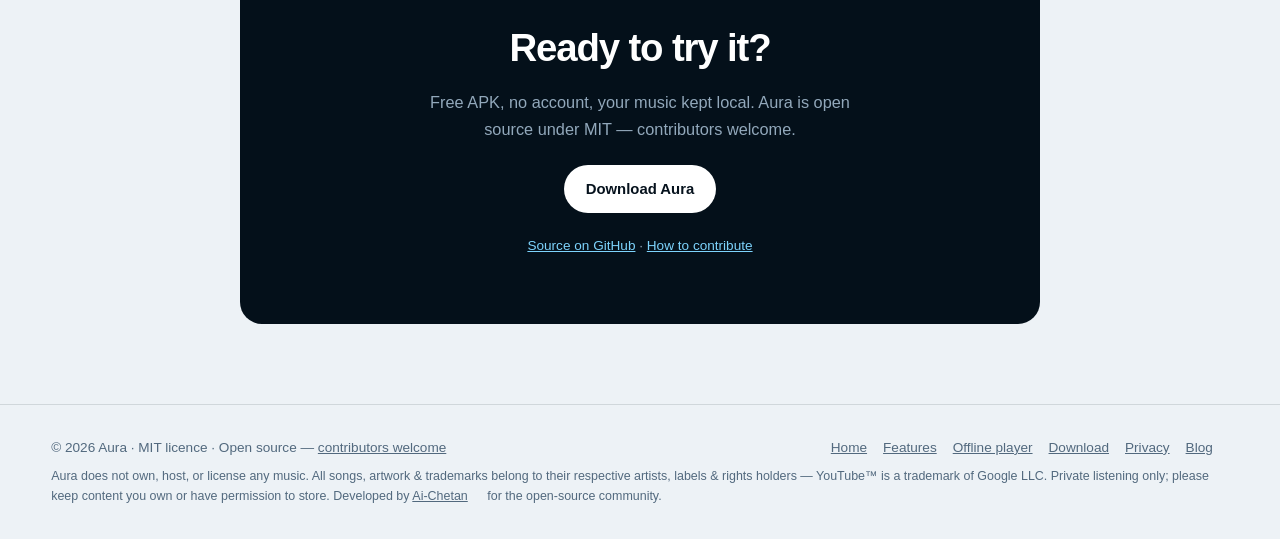
<file: site/faq/index.html>
<!doctype html>
<html lang="en">
<head>
  <meta charset="utf-8">
  <meta name="viewport" content="width=device-width,initial-scale=1,viewport-fit=cover">
  <title>Aura FAQ — Offline Playback, Tags, Android &amp; Privacy | Aura Music</title>
  <meta name="description" content="Frequently asked questions about Aura Music: offline playback, Android support, tags vs playlists, lock-screen controls, downloads, backups, privacy and open source.">
  <link rel="canonical" href="https://listen-aura.vercel.app/faq/">
  <meta name="robots" content="index, follow, max-image-preview:large">
  <meta property="og:type" content="website">
  <meta property="og:site_name" content="Aura Music">
  <meta property="og:url" content="https://listen-aura.vercel.app/faq/">
  <meta property="og:title" content="Aura FAQ — Offline Playback, Tags, Android &amp; Privacy">
  <meta property="og:description" content="Answers about offline playback, Android support, tags, lock-screen controls, backups and privacy.">
  <meta property="og:image" content="https://listen-aura.vercel.app/screenshots/01-home-continue-listening-top-hits.webp">
  <meta name="twitter:card" content="summary_large_image">
  <meta name="twitter:title" content="Aura FAQ — Offline Playback, Tags, Android &amp; Privacy">
  <meta name="twitter:description" content="Answers about offline playback, Android support, tags, lock-screen controls, backups and privacy.">
  <meta name="twitter:image" content="https://listen-aura.vercel.app/screenshots/01-home-continue-listening-top-hits.webp">
  <link rel="icon" type="image/png" href="../aura-icon.png">
  <link rel="apple-touch-icon" href="../app-icon.png">
  <script type="application/ld+json">
  {
    "@context": "https://schema.org",
    "@type": "FAQPage",
    "mainEntity": [
      { "@type": "Question", "name": "Is Aura an offline music player?", "acceptedAnswer": { "@type": "Answer", "text": "Yes. Songs you download in Aura are stored on your phone and play with no signal, no account and no subscription." } },
      { "@type": "Question", "name": "Is Aura available for Android?", "acceptedAnswer": { "@type": "Answer", "text": "Yes. Aura supports Android 8 and newer, distributed as a free app file (APK) on GitHub Releases." } },
      { "@type": "Question", "name": "Does Aura have ads, accounts or tracking?", "acceptedAnswer": { "@type": "Answer", "text": "No. Aura has no accounts, no ads and no tracking of any kind. Files, tags and listening history stay on your device." } },
      { "@type": "Question", "name": "How does Aura organize music with tags?", "acceptedAnswer": { "@type": "Answer", "text": "Each song can carry many tags. Mix and match them to filter, search by title or artist, and sort six ways." } },
      { "@type": "Question", "name": "Does Aura support lock-screen controls?", "acceptedAnswer": { "@type": "Answer", "text": "Yes. You get notification and lock-screen controls, plus queue, shuffle and repeat." } },
      { "@type": "Question", "name": "Is Aura free and open source?", "acceptedAnswer": { "@type": "Answer", "text": "Yes. Aura is free forever and MIT-licensed. The source is on GitHub and contributors are welcome." } },
      { "@type": "Question", "name": "How do backups work?", "acceptedAnswer": { "@type": "Answer", "text": "Aura saves a backup file — your full library or just selected songs — and brings everything back, tags included." } },
      { "@type": "Question", "name": "What is the difference between downloads and Saved tracks?", "acceptedAnswer": { "@type": "Answer", "text": "Downloads are stored on your phone and play offline. Saved tracks are streaming shortcuts that need a connection but still start near-instantly." } },
      { "@type": "Question", "name": "Who owns the music in Aura?", "acceptedAnswer": { "@type": "Answer", "text": "Aura does not own, host or license any music. All songs, artwork and trademarks belong to their respective artists, labels and rights holders. YouTube is a trademark of Google LLC. Aura is a private on-device player only." } },
      { "@type": "Question", "name": "Who made Aura?", "acceptedAnswer": { "@type": "Answer", "text": "Aura is developed by Ai-Chetan (github.com/Ai-Chetan) for the open-source community under the MIT licence." } }
    ]
  }
  </script>
  <style>
    *,*::before,*::after{box-sizing:border-box}
    :root{--paper:#EDF2F6;--card:#fff;--ink:#06121D;--soft:#23394C;--muted:#52697E;--accent:#0B7FC4;--accent-deep:#075E92;--line:rgba(6,18,29,.12);--r:14px;--font:"Inter",ui-sans-serif,-apple-system,"Segoe UI",Roboto,sans-serif}
    html{scroll-behavior:smooth;background:var(--paper)}
    body{margin:0;background:var(--paper);color:var(--ink);font-family:var(--font);line-height:1.65;font-size:1.02rem;-webkit-font-smoothing:antialiased}
    .nav{position:sticky;top:0;z-index:50;display:flex;align-items:center;justify-content:space-between;gap:16px;padding:12px clamp(18px,4vw,56px);background:rgba(237,242,246,.85);border-bottom:1px solid var(--line);backdrop-filter:blur(16px);-webkit-backdrop-filter:blur(16px)}
    .brand{display:inline-flex;align-items:center;gap:10px;font-weight:700;font-size:1.1rem}
    .brand img{width:30px;height:30px;border-radius:9px}
    .brand img.brand-lockup{width:auto;height:42px;border-radius:0;background:none}
    .nav nav{display:flex;flex-wrap:wrap;gap:2px 4px;align-items:center}
    .nav nav a{padding:8px 12px;border-radius:999px;font-size:.86rem;font-weight:560;color:var(--muted)}
    .nav nav a:hover{color:var(--ink);background:rgba(6,18,29,.05)}
    .btn{display:inline-flex;align-items:center;gap:8px;padding:12px 22px;border-radius:999px;font-weight:620;font-size:.93rem;background:var(--ink);color:#fff;text-decoration:none}
    .btn--sm{padding:9px 16px;font-size:.8rem}
    .wrap{width:min(880px,100%);margin:0 auto;padding:clamp(36px,6vw,72px) clamp(20px,4vw,40px) 80px}
    .crumbs{font-size:.8rem;color:var(--muted);margin-bottom:18px}
    .crumbs a{color:var(--accent-deep)}
    h1{font-size:clamp(2.1rem,5.4vw,3.4rem);line-height:1.02;letter-spacing:-.04em;margin:0 0 16px}
    .lede{font-size:clamp(1.05rem,1.6vw,1.25rem);color:var(--muted);max-width:60ch;margin:0 0 28px}
    h2{font-size:1.05rem;text-transform:uppercase;letter-spacing:.1em;color:var(--muted);margin:40px 0 6px}
    details{border:1px solid var(--line);border-radius:var(--r);background:var(--card);margin:10px 0}
    details summary{cursor:pointer;padding:18px 20px;font-weight:620;font-size:1.05rem;letter-spacing:-.01em;list-style:none}
    details summary::-webkit-details-marker{display:none}
    details div{padding:0 20px 20px;color:var(--soft)}
    details div p{margin:0 0 10px}
    .cta{margin-top:48px;background:#04101A;color:#EDF4F9;border-radius:22px;padding:clamp(28px,4vw,44px);text-align:center}
    .cta h2{color:#fff;margin:0 0 10px;text-transform:none;letter-spacing:-.03em;font-size:clamp(1.6rem,4vw,2.4rem)}
    .cta p{color:#92A8BB;max-width:52ch;margin:0 auto 22px}
    .cta .btn{background:#fff;color:#06121D}
    footer{border-top:1px solid var(--line);padding:32px clamp(20px,4vw,56px);display:flex;flex-wrap:wrap;gap:8px 28px;justify-content:space-between;font-size:.85rem;color:var(--muted)}
    footer a{color:var(--muted);margin-right:16px}
    a{color:var(--accent-deep)}
  </style>
</head>
<body>
  <header class="nav">
    <a class="brand" href="../" aria-label="Aura home"><img class="brand-lockup" src="../aura-nav.png" alt="Aura" width="2172" height="724" decoding="async"></a>
    <nav aria-label="Primary">
      <a href="../features/">Features</a>
      <a href="../offline-music-player/">Offline player</a>
      <a href="../android-music-player/">Android player</a>
      <a href="../download/">Download</a>
      <a href="../faq/">FAQ</a>
      <a href="../blog/">Blog</a>
    </nav>
    <a class="btn btn--sm" href="https://github.com/Ai-Chetan/Aura-Music/releases" target="_blank" rel="noopener noreferrer">Get Aura</a>
  </header>

  <main class="wrap">
    <p class="crumbs"><a href="../">Home</a> · FAQ</p>
    <h1>Aura FAQ</h1>
    <p class="lede">Plain answers about offline playback, Android support, tags, controls, backups and privacy. New here? Start with <a href="../features/">features</a> or <a href="../download/">download</a>.</p>

    <h2>Offline &amp; Android</h2>
    <details open>
      <summary>Is Aura an offline music player?</summary>
      <div><p>Yes. Songs you download are stored on your phone and play with no signal and no sign-in. Queues, tags, filters and lock-screen controls all work offline. Read more: <a href="../offline-music-player/">offline music player</a>.</p></div>
    </details>
    <details>
      <summary>Is Aura available for Android?</summary>
      <div><p>Yes — Android 8 and newer, as a free app file (APK) from <a href="https://github.com/Ai-Chetan/Aura-Music/releases" target="_blank" rel="noopener noreferrer">GitHub Releases</a>. Details: <a href="../android-music-player/">Android player</a>.</p></div>
    </details>
    <details>
      <summary>What's the difference between downloads and Saved tracks?</summary>
      <div><p><strong>Downloads</strong> live on your phone and play fully offline. <strong>Saved</strong> tracks are streaming shortcuts — they need a connection but still start near-instantly, with the same tags and filters.</p></div>
    </details>

    <h2>Library &amp; playback</h2>
    <details>
      <summary>How does Aura organize music with tags?</summary>
      <div><p>Each song can carry many tags. Mix and match them to filter, search by title or artist, and sort six ways. Guide: <a href="../blog/organize-music-with-tags/">tags instead of playlists</a>.</p></div>
    </details>
    <details>
      <summary>Does Aura support lock-screen controls and queues?</summary>
      <div><p>Yes. Notification + lock-screen controls, a swipeable mini player, and a real queue with play-next, reorder, shuffle and repeat.</p></div>
    </details>
    <details>
      <summary>What is Spice&nbsp;up and radio?</summary>
      <div><p>Aura learns what you like from what you play, replay and skip — privately, on your phone. Spice&nbsp;up keeps recommended picks flowing behind any playlist; the music never stops — every song lines up the next ones.</p></div>
    </details>
    <details>
      <summary>How do backups work?</summary>
      <div><p>Save a backup file — your full library or just selected songs — share it anywhere, and bring everything back, tags included, when you switch phones.</p></div>
    </details>

    <h2>Privacy, price &amp; source</h2>
    <details>
      <summary>Does Aura have ads, accounts or tracking?</summary>
      <div><p>No — no accounts, no ads, no tracking of any kind. See the <a href="../privacy/">privacy notes</a>.</p></div>
    </details>
    <details>
      <summary>Is Aura free and open source?</summary>
      <div><p>Yes. Completely free forever — no paywalls, no premium tier. Also MIT-licensed and open source: <a href="https://github.com/Ai-Chetan/Aura-Music" target="_blank" rel="noopener noreferrer">read the source</a>, report issues, or fork it. Contributors are welcome — see the <a href="https://github.com/Ai-Chetan/Aura-Music/blob/main/CONTRIBUTING.md" target="_blank" rel="noopener noreferrer">contributing guide</a>.</p></div>
    </details>
    <details>
      <summary>Is saving audio allowed?</summary>
      <div><p>Aura is a private, on-device player — not a music provider. It doesn't own any songs and claims no rights over them: all music, artwork, and names belong to their respective artists, labels, and rights holders. Aura only keeps what <em>you</em> choose on your own phone for offline listening, with no sharing or redistribution built in. Please save only content you own or have permission to keep, and respect creators and platform terms.</p></div>
    </details>
    <details>
      <summary>Who owns the music in Aura?</summary>
      <div><p>No songs belong to Aura. Every track, artwork, and trademark stays with its respective owner — artists, labels, and platforms such as YouTube™ (Google LLC). Aura hosts nothing and licenses nothing; it simply plays your private collection.</p></div>
    </details>
    <details>
      <summary>Who made Aura?</summary>
      <div><p>Aura is developed by <a href="https://github.com/Ai-Chetan" target="_blank" rel="noopener noreferrer">Ai-Chetan</a> for the open-source community (MIT licence). Contributions are welcome — see the <a href="https://github.com/Ai-Chetan/Aura-Music/blob/main/CONTRIBUTING.md" target="_blank" rel="noopener noreferrer">contributing guide</a>.</p></div>
    </details>

    <div class="cta">
      <h2>Ready to try it?</h2>
      <p>Free APK, no account, your music kept local. Aura is open source under MIT — contributors welcome.</p>
      <p><a class="btn" href="../download/">Download Aura</a></p>
      <p style="font-size:.85rem"><a href="https://github.com/Ai-Chetan/Aura-Music" target="_blank" rel="noopener noreferrer" style="color:#7DD3FC">Source on GitHub</a> · <a href="https://github.com/Ai-Chetan/Aura-Music/blob/main/CONTRIBUTING.md" target="_blank" rel="noopener noreferrer" style="color:#7DD3FC">How to contribute</a></p>
    </div>
  </main>

  <footer>
    <span>© 2026 Aura · MIT licence · Open source — <a href="https://github.com/Ai-Chetan/Aura-Music/blob/main/CONTRIBUTING.md" target="_blank" rel="noopener noreferrer">contributors welcome</a></span>
    <nav aria-label="Footer">
      <a href="../">Home</a><a href="../features/">Features</a><a href="../offline-music-player/">Offline player</a><a href="../download/">Download</a><a href="../privacy/">Privacy</a><a href="../blog/">Blog</a>
    </nav>
    <small style="flex-basis:100%;font-size:.78rem;line-height:1.6">Aura does not own, host, or license any music. All songs, artwork &amp; trademarks belong to their respective artists, labels &amp; rights holders — YouTube™ is a trademark of Google LLC. Private listening only; please keep content you own or have permission to store. Developed by <a href="https://github.com/Ai-Chetan" target="_blank" rel="noopener noreferrer">Ai-Chetan</a> for the open-source community.</small>
  </footer>
</body>
</html>
</file>
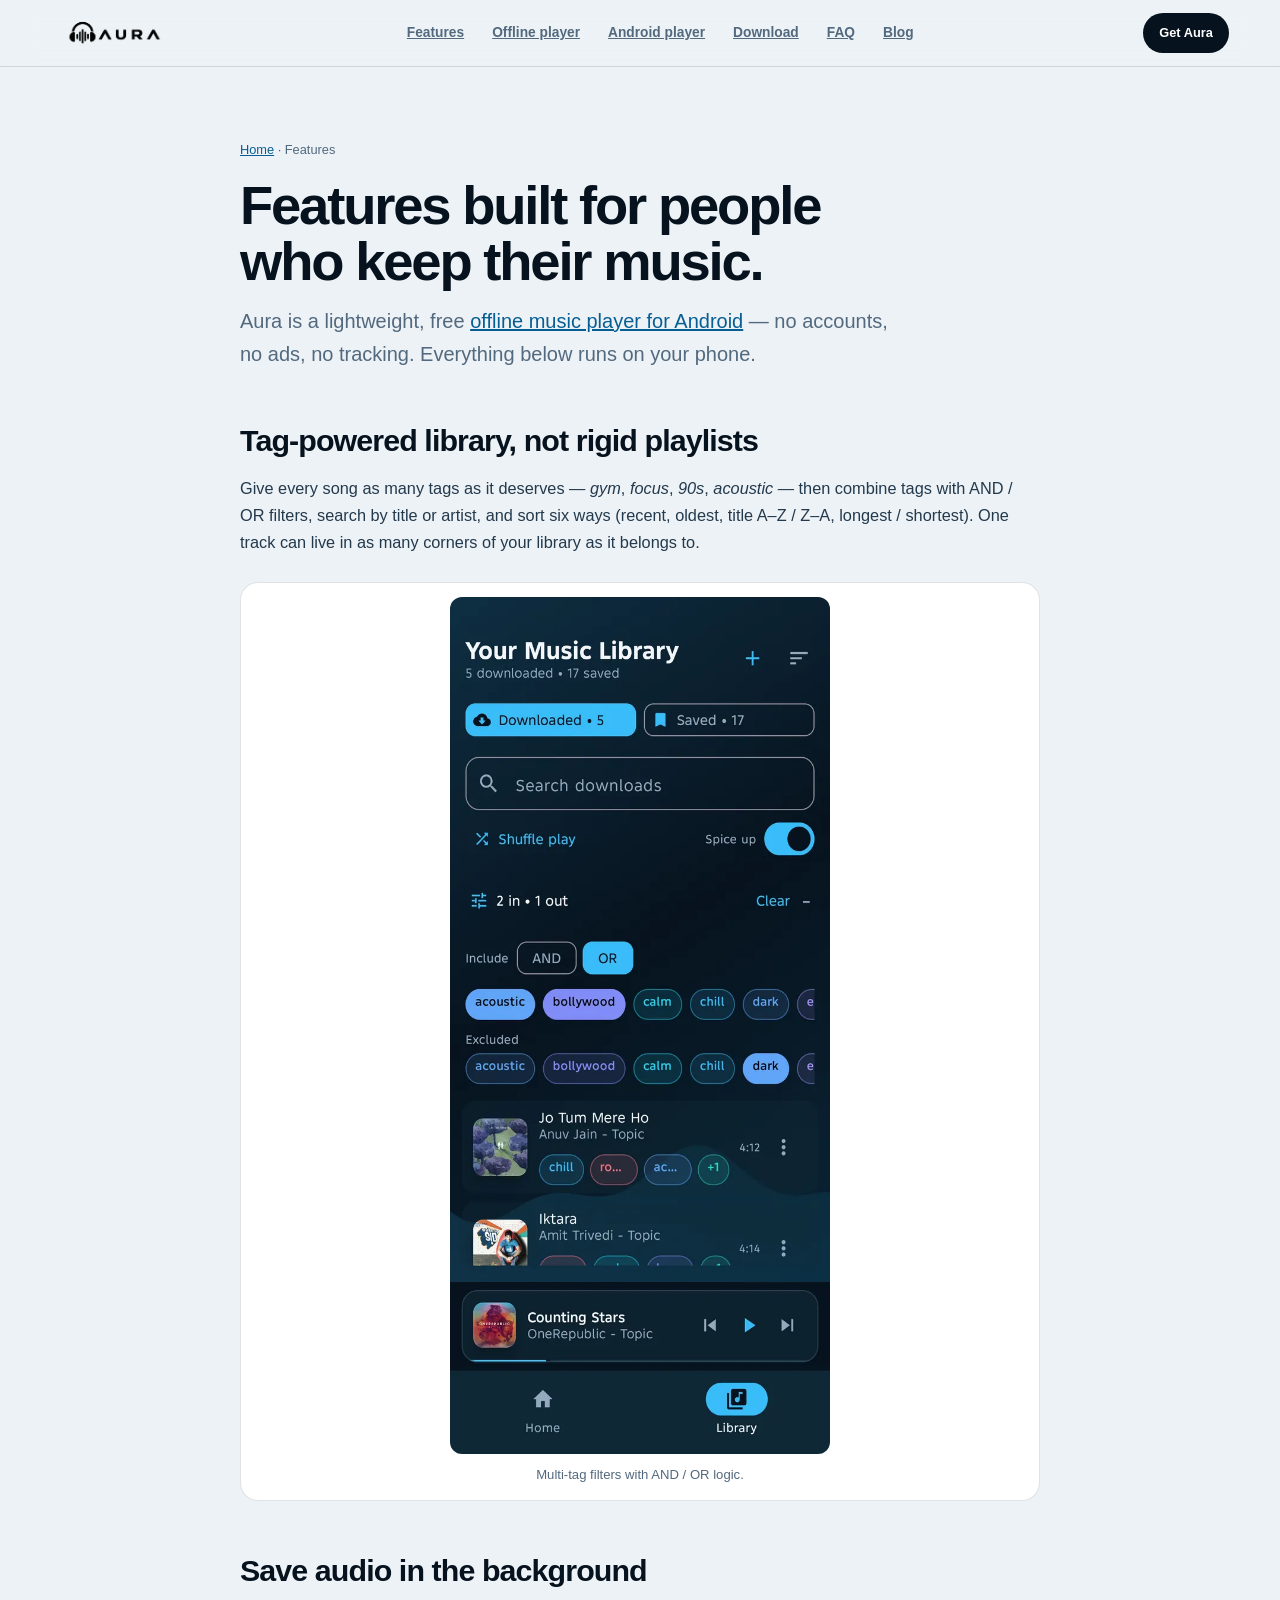
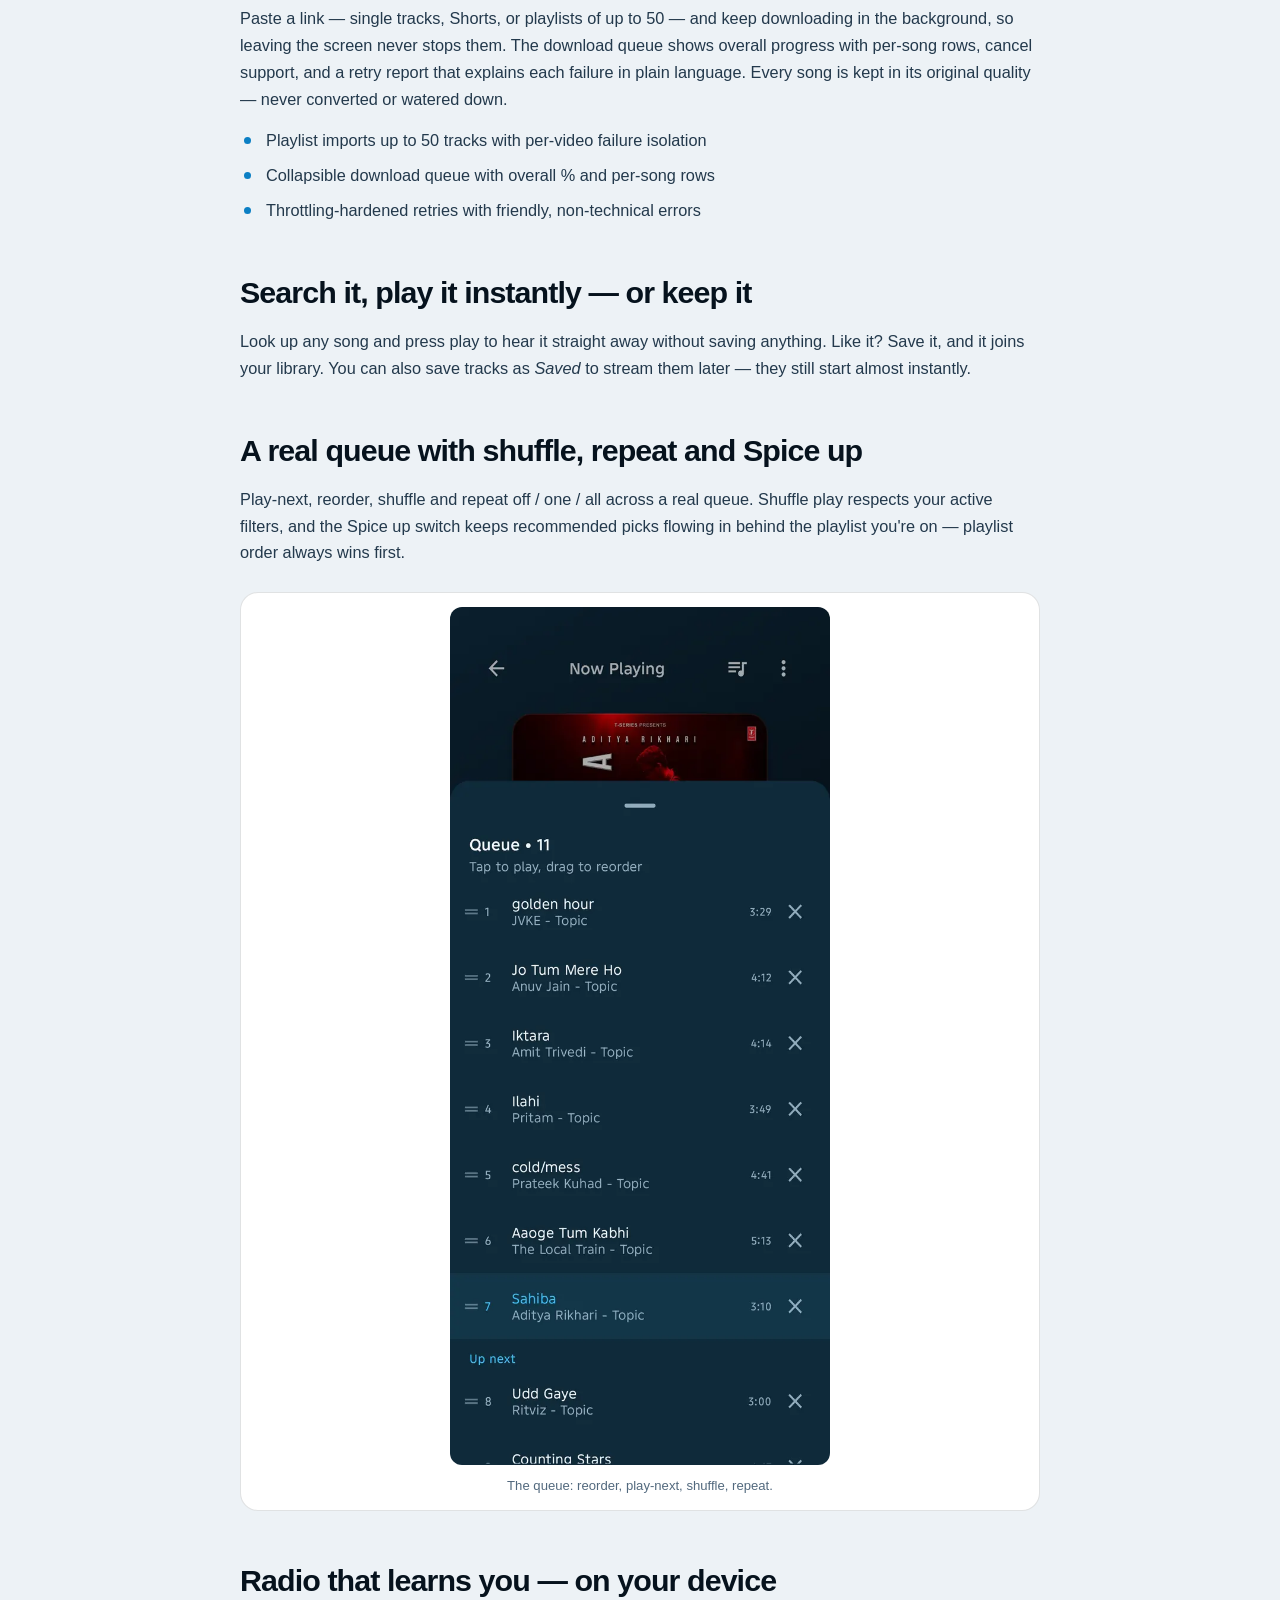
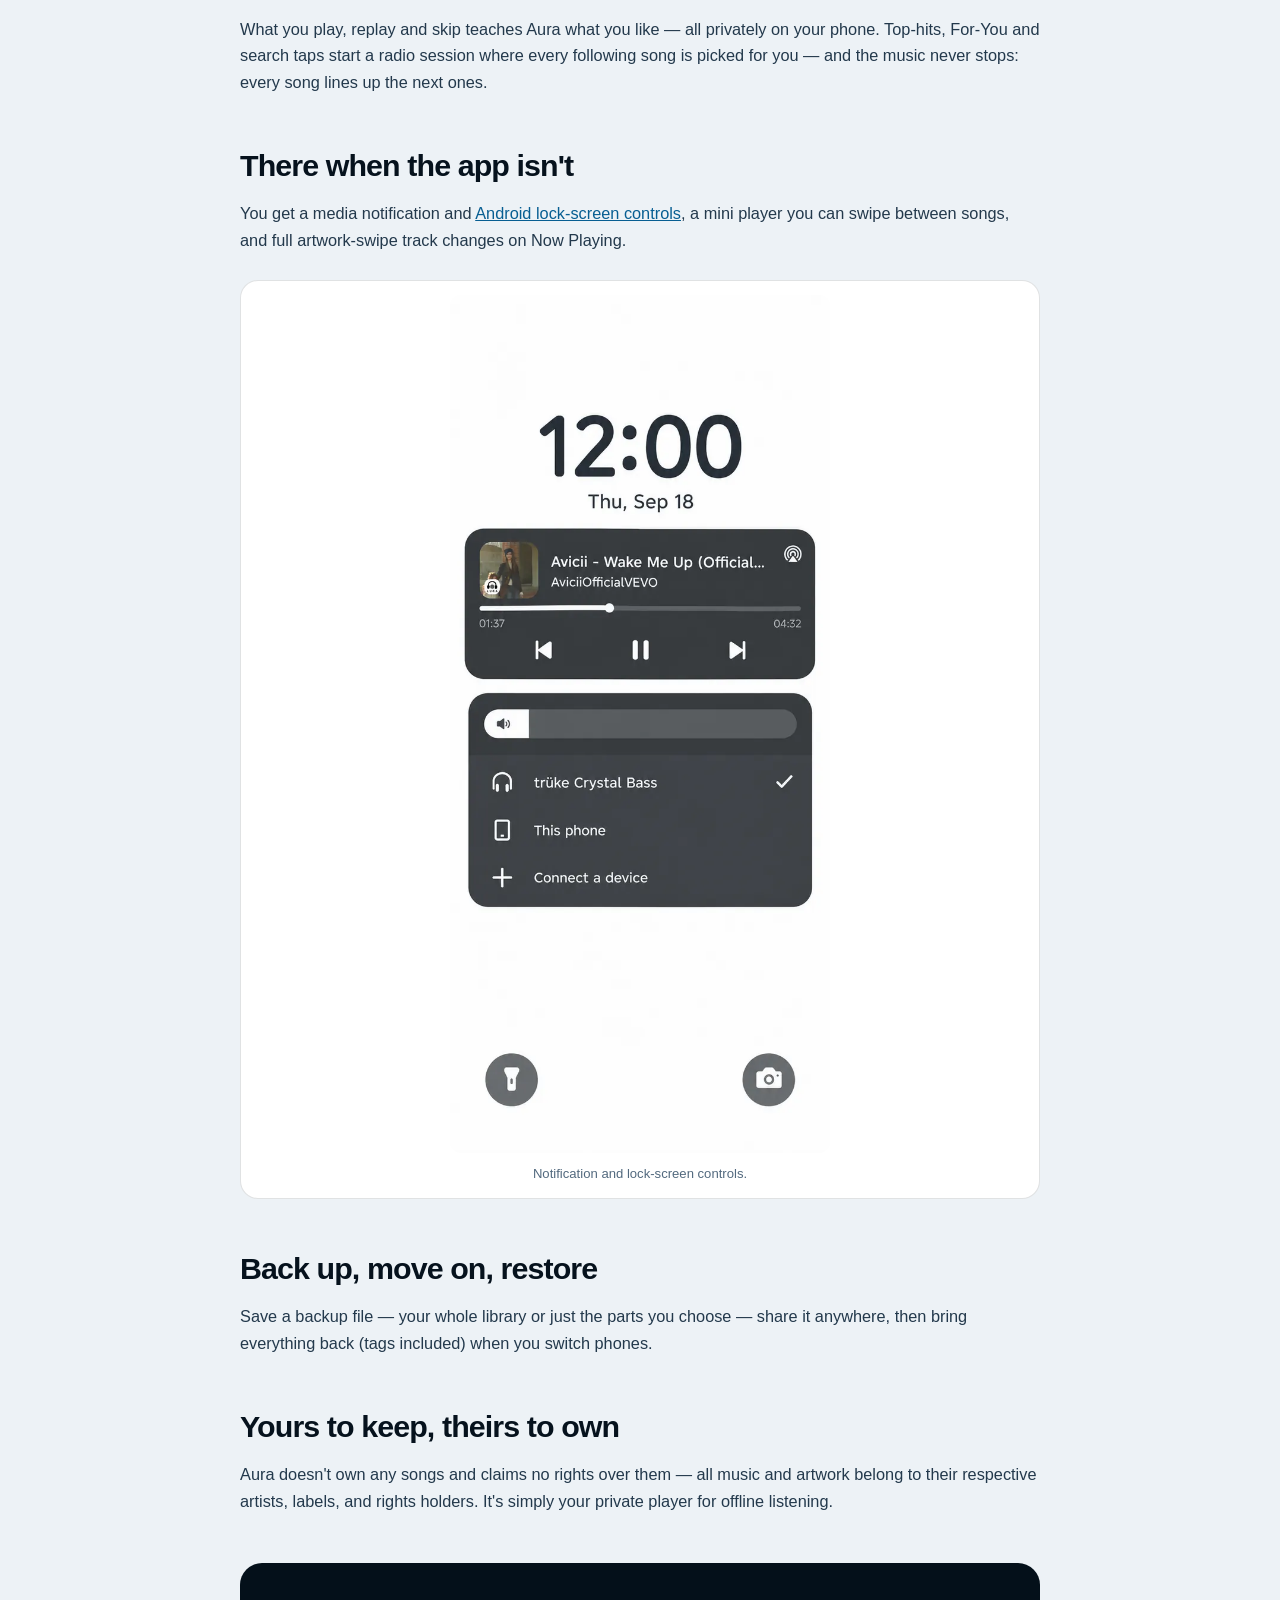
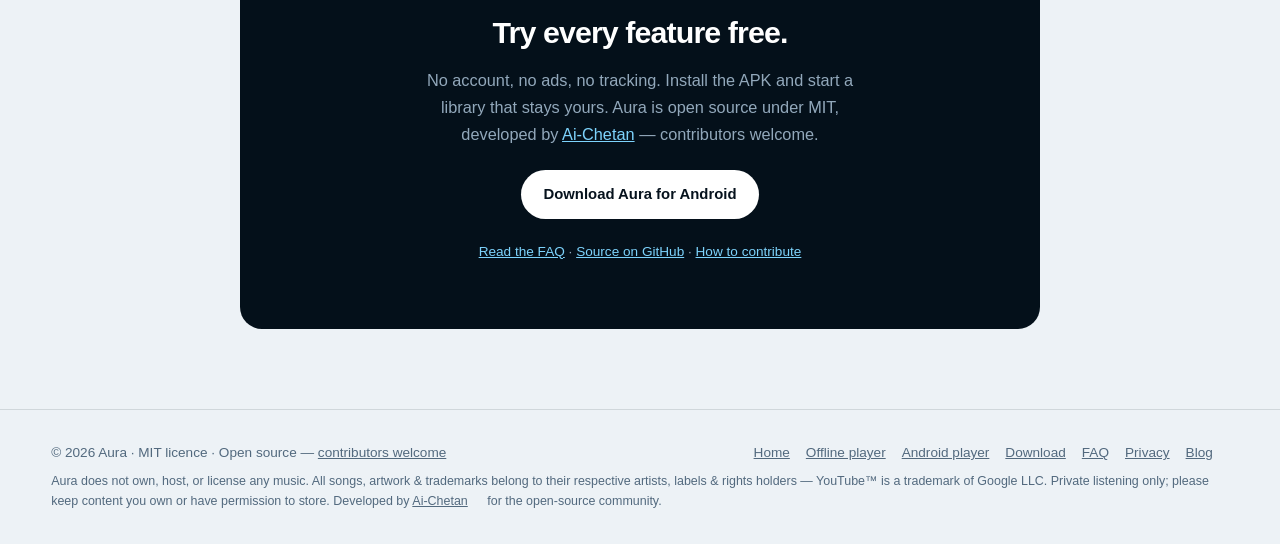
<file: site/features/index.html>
<!doctype html>
<html lang="en">
<head>
  <meta charset="utf-8">
  <meta name="viewport" content="width=device-width,initial-scale=1,viewport-fit=cover">
  <title>Aura Features — Tags, Queues, Offline Playback &amp; On-Device Radio</title>
  <meta name="description" content="Explore Aura's features: tag-powered library with mix-and-match filters, background downloads, real queues with shuffle and repeat, on-device radio, lock-screen controls and easy backups. Free, no ads, no accounts.">
  <link rel="canonical" href="https://listen-aura.vercel.app/features/">
  <meta name="robots" content="index, follow, max-image-preview:large">
  <meta property="og:type" content="website">
  <meta property="og:site_name" content="Aura Music">
  <meta property="og:url" content="https://listen-aura.vercel.app/features/">
  <meta property="og:title" content="Aura Features — Tags, Queues, Offline Playback &amp; On-Device Radio">
  <meta property="og:description" content="Tag-powered library, background downloads, real queues, on-device radio and lock-screen controls. Free, no ads, no accounts.">
  <meta property="og:image" content="https://listen-aura.vercel.app/screenshots/08-library-downloaded-tag-filters.webp">
  <meta name="twitter:card" content="summary_large_image">
  <meta name="twitter:title" content="Aura Features — Tags, Queues, Offline Playback &amp; On-Device Radio">
  <meta name="twitter:description" content="Tag-powered library, background downloads, real queues, on-device radio and lock-screen controls.">
  <meta name="twitter:image" content="https://listen-aura.vercel.app/screenshots/08-library-downloaded-tag-filters.webp">
  <link rel="icon" type="image/png" href="../aura-icon.png">
  <link rel="apple-touch-icon" href="../app-icon.png">
  <script type="application/ld+json">
  {
    "@context": "https://schema.org",
    "@graph": [
      {
        "@type": "SoftwareApplication",
        "name": "Aura Music",
        "applicationCategory": "MultimediaApplication",
        "operatingSystem": "Android",
        "isAccessibleForFree": true,
        "offers": { "@type": "Offer", "price": "0", "priceCurrency": "USD" },
        "url": "https://listen-aura.vercel.app/",
        "downloadUrl": "https://github.com/Ai-Chetan/Aura-Music/releases"
      },
      {
        "@type": "BreadcrumbList",
        "itemListElement": [
          { "@type": "ListItem", "position": 1, "name": "Home", "item": "https://listen-aura.vercel.app/" },
          { "@type": "ListItem", "position": 2, "name": "Features", "item": "https://listen-aura.vercel.app/features/" }
        ]
      }
    ]
  }
  </script>
  <style>
    *,*::before,*::after{box-sizing:border-box}
    :root{--paper:#EDF2F6;--card:#fff;--ink:#06121D;--soft:#23394C;--muted:#52697E;--accent:#0B7FC4;--accent-deep:#075E92;--line:rgba(6,18,29,.12);--r:18px;--font:"Inter",ui-sans-serif,-apple-system,"Segoe UI",Roboto,sans-serif}
    html{scroll-behavior:smooth;background:var(--paper)}
    body{margin:0;background:var(--paper);color:var(--ink);font-family:var(--font);line-height:1.65;font-size:1.02rem;-webkit-font-smoothing:antialiased}
    .nav{position:sticky;top:0;z-index:50;display:flex;align-items:center;justify-content:space-between;gap:16px;padding:12px clamp(18px,4vw,56px);background:rgba(237,242,246,.85);border-bottom:1px solid var(--line);backdrop-filter:blur(16px);-webkit-backdrop-filter:blur(16px)}
    .brand{display:inline-flex;align-items:center;gap:10px;font-weight:700;font-size:1.1rem}
    .brand img{width:30px;height:30px;border-radius:9px}
    .brand img.brand-lockup{width:auto;height:42px;border-radius:0;background:none}
    .nav nav{display:flex;flex-wrap:wrap;gap:2px 4px;align-items:center}
    .nav nav a{padding:8px 12px;border-radius:999px;font-size:.86rem;font-weight:560;color:var(--muted)}
    .nav nav a:hover{color:var(--ink);background:rgba(6,18,29,.05)}
    .btn{display:inline-flex;align-items:center;gap:8px;padding:12px 22px;border-radius:999px;font-weight:620;font-size:.93rem;background:var(--ink);color:#fff;text-decoration:none}
    .btn--sm{padding:9px 16px;font-size:.8rem}
    .wrap{width:min(880px,100%);margin:0 auto;padding:clamp(36px,6vw,72px) clamp(20px,4vw,40px) 80px}
    .crumbs{font-size:.8rem;color:var(--muted);margin-bottom:18px}
    .crumbs a{color:var(--accent-deep)}
    h1{font-size:clamp(2.1rem,5.4vw,3.4rem);line-height:1.02;letter-spacing:-.04em;margin:0 0 16px;max-width:20ch}
    .lede{font-size:clamp(1.05rem,1.6vw,1.25rem);color:var(--muted);max-width:60ch;margin:0 0 28px}
    h2{font-size:clamp(1.4rem,3vw,1.9rem);letter-spacing:-.03em;margin:44px 0 10px}
    p{margin:0 0 14px;color:var(--soft)}
    ul.feat{margin:12px 0 18px;padding:0;list-style:none;display:grid;gap:8px}
    ul.feat li{padding-left:26px;position:relative;color:var(--soft)}
    ul.feat li::before{content:"";position:absolute;left:4px;top:.62em;width:7px;height:7px;border-radius:50%;background:var(--accent)}
    figure{margin:26px 0;background:var(--card);border:1px solid var(--line);border-radius:var(--r);padding:14px}
    figure img{width:100%;max-width:380px;margin:0 auto;height:auto;border-radius:12px;display:block;background:#0a1826}
    figcaption{text-align:center;font-size:.82rem;color:var(--muted);margin-top:10px}
    .cta{margin-top:48px;background:#04101A;color:#EDF4F9;border-radius:22px;padding:clamp(28px,4vw,44px);text-align:center}
    .cta h2{color:#fff;margin:0 0 10px}
    .cta p{color:#92A8BB;max-width:52ch;margin:0 auto 22px}
    .cta .btn{background:#fff;color:#06121D}
    footer{border-top:1px solid var(--line);padding:32px clamp(20px,4vw,56px);display:flex;flex-wrap:wrap;gap:8px 28px;justify-content:space-between;font-size:.85rem;color:var(--muted)}
    footer a{color:var(--muted);margin-right:16px}
    footer a:hover{color:var(--ink)}
    a{color:var(--accent-deep)}
  </style>
</head>
<body>
  <header class="nav">
    <a class="brand" href="../" aria-label="Aura home"><img class="brand-lockup" src="../aura-nav.png" alt="Aura" width="2172" height="724" decoding="async"></a>
    <nav aria-label="Primary">
      <a href="../features/">Features</a>
      <a href="../offline-music-player/">Offline player</a>
      <a href="../android-music-player/">Android player</a>
      <a href="../download/">Download</a>
      <a href="../faq/">FAQ</a>
      <a href="../blog/">Blog</a>
    </nav>
    <a class="btn btn--sm" href="https://github.com/Ai-Chetan/Aura-Music/releases" target="_blank" rel="noopener noreferrer">Get Aura</a>
  </header>

  <main class="wrap">
    <p class="crumbs"><a href="../">Home</a> · Features</p>
    <h1>Features built for people who keep their music.</h1>
    <p class="lede">Aura is a lightweight, free <a href="../offline-music-player/">offline music player for Android</a> — no accounts, no ads, no tracking. Everything below runs on your phone.</p>

    <h2>Tag-powered library, not rigid playlists</h2>
    <p>Give every song as many tags as it deserves — <em>gym</em>, <em>focus</em>, <em>90s</em>, <em>acoustic</em> — then combine tags with AND / OR filters, search by title or artist, and sort six ways (recent, oldest, title A–Z / Z–A, longest / shortest). One track can live in as many corners of your library as it belongs to.</p>
    <figure>
      <img src="../screenshots/08-library-downloaded-tag-filters.webp" alt="Aura library filtered by several tags at once" width="640" height="1443" loading="lazy" decoding="async">
      <figcaption>Multi-tag filters with AND / OR logic.</figcaption>
    </figure>

    <h2>Save audio in the background</h2>
    <p>Paste a link — single tracks, Shorts, or playlists of up to 50 — and keep downloading in the background, so leaving the screen never stops them. The download queue shows overall progress with per-song rows, cancel support, and a retry report that explains each failure in plain language. Every song is kept in its original quality — never converted or watered down.</p>
    <ul class="feat">
      <li>Playlist imports up to 50 tracks with per-video failure isolation</li>
      <li>Collapsible download queue with overall % and per-song rows</li>
      <li>Throttling-hardened retries with friendly, non-technical errors</li>
    </ul>

    <h2>Search it, play it instantly — or keep it</h2>
    <p>Look up any song and press play to hear it straight away without saving anything. Like it? Save it, and it joins your library. You can also save tracks as <em>Saved</em> to stream them later — they still start almost instantly.</p>

    <h2>A real queue with shuffle, repeat and Spice&nbsp;up</h2>
    <p>Play-next, reorder, shuffle and repeat off / one / all across a real queue. Shuffle play respects your active filters, and the Spice&nbsp;up switch keeps recommended picks flowing in behind the playlist you're on — playlist order always wins first.</p>
    <figure>
      <img src="../screenshots/12-queue-bottom-sheet.webp" alt="Aura queue bottom sheet with reorder controls" width="640" height="1443" loading="lazy" decoding="async">
      <figcaption>The queue: reorder, play-next, shuffle, repeat.</figcaption>
    </figure>

    <h2>Radio that learns you — on your device</h2>
    <p>What you play, replay and skip teaches Aura what you like — all privately on your phone. Top-hits, For-You and search taps start a radio session where every following song is picked for you — and the music never stops: every song lines up the next ones.</p>

    <h2>There when the app isn't</h2>
    <p>You get a media notification and <a href="../android-music-player/">Android lock-screen controls</a>, a mini player you can swipe between songs, and full artwork-swipe track changes on Now Playing.</p>
    <figure>
      <img src="../screenshots/21-lock-screen-media-controls.webp" alt="Aura playback controls on the Android lock screen" width="640" height="1443" loading="lazy" decoding="async">
      <figcaption>Notification and lock-screen controls.</figcaption>
    </figure>

    <h2>Back up, move on, restore</h2>
    <p>Save a backup file — your whole library or just the parts you choose — share it anywhere, then bring everything back (tags included) when you switch phones.</p>

    <h2>Yours to keep, theirs to own</h2>
    <p>Aura doesn't own any songs and claims no rights over them — all music and artwork belong to their respective artists, labels, and rights holders. It's simply your private player for offline listening.</p>

    <div class="cta">
      <h2>Try every feature free.</h2>
      <p>No account, no ads, no tracking. Install the APK and start a library that stays yours. Aura is open source under MIT, developed by <a href="https://github.com/Ai-Chetan" target="_blank" rel="noopener noreferrer" style="color:#7DD3FC">Ai-Chetan</a> — contributors welcome.</p>
      <p><a class="btn" href="../download/">Download Aura for Android</a></p>
      <p style="font-size:.85rem"><a href="../faq/" style="color:#7DD3FC">Read the FAQ</a> · <a href="https://github.com/Ai-Chetan/Aura-Music" target="_blank" rel="noopener noreferrer" style="color:#7DD3FC">Source on GitHub</a> · <a href="https://github.com/Ai-Chetan/Aura-Music/blob/main/CONTRIBUTING.md" target="_blank" rel="noopener noreferrer" style="color:#7DD3FC">How to contribute</a></p>
    </div>
  </main>

  <footer>
    <span>© 2026 Aura · MIT licence · Open source — <a href="https://github.com/Ai-Chetan/Aura-Music/blob/main/CONTRIBUTING.md" target="_blank" rel="noopener noreferrer">contributors welcome</a></span>
    <nav aria-label="Footer">
      <a href="../">Home</a><a href="../offline-music-player/">Offline player</a><a href="../android-music-player/">Android player</a><a href="../download/">Download</a><a href="../faq/">FAQ</a><a href="../privacy/">Privacy</a><a href="../blog/">Blog</a>
    </nav>
    <small style="flex-basis:100%;font-size:.78rem;line-height:1.6">Aura does not own, host, or license any music. All songs, artwork &amp; trademarks belong to their respective artists, labels &amp; rights holders — YouTube™ is a trademark of Google LLC. Private listening only; please keep content you own or have permission to store. Developed by <a href="https://github.com/Ai-Chetan" target="_blank" rel="noopener noreferrer">Ai-Chetan</a> for the open-source community.</small>
  </footer>
</body>
</html>
</file>
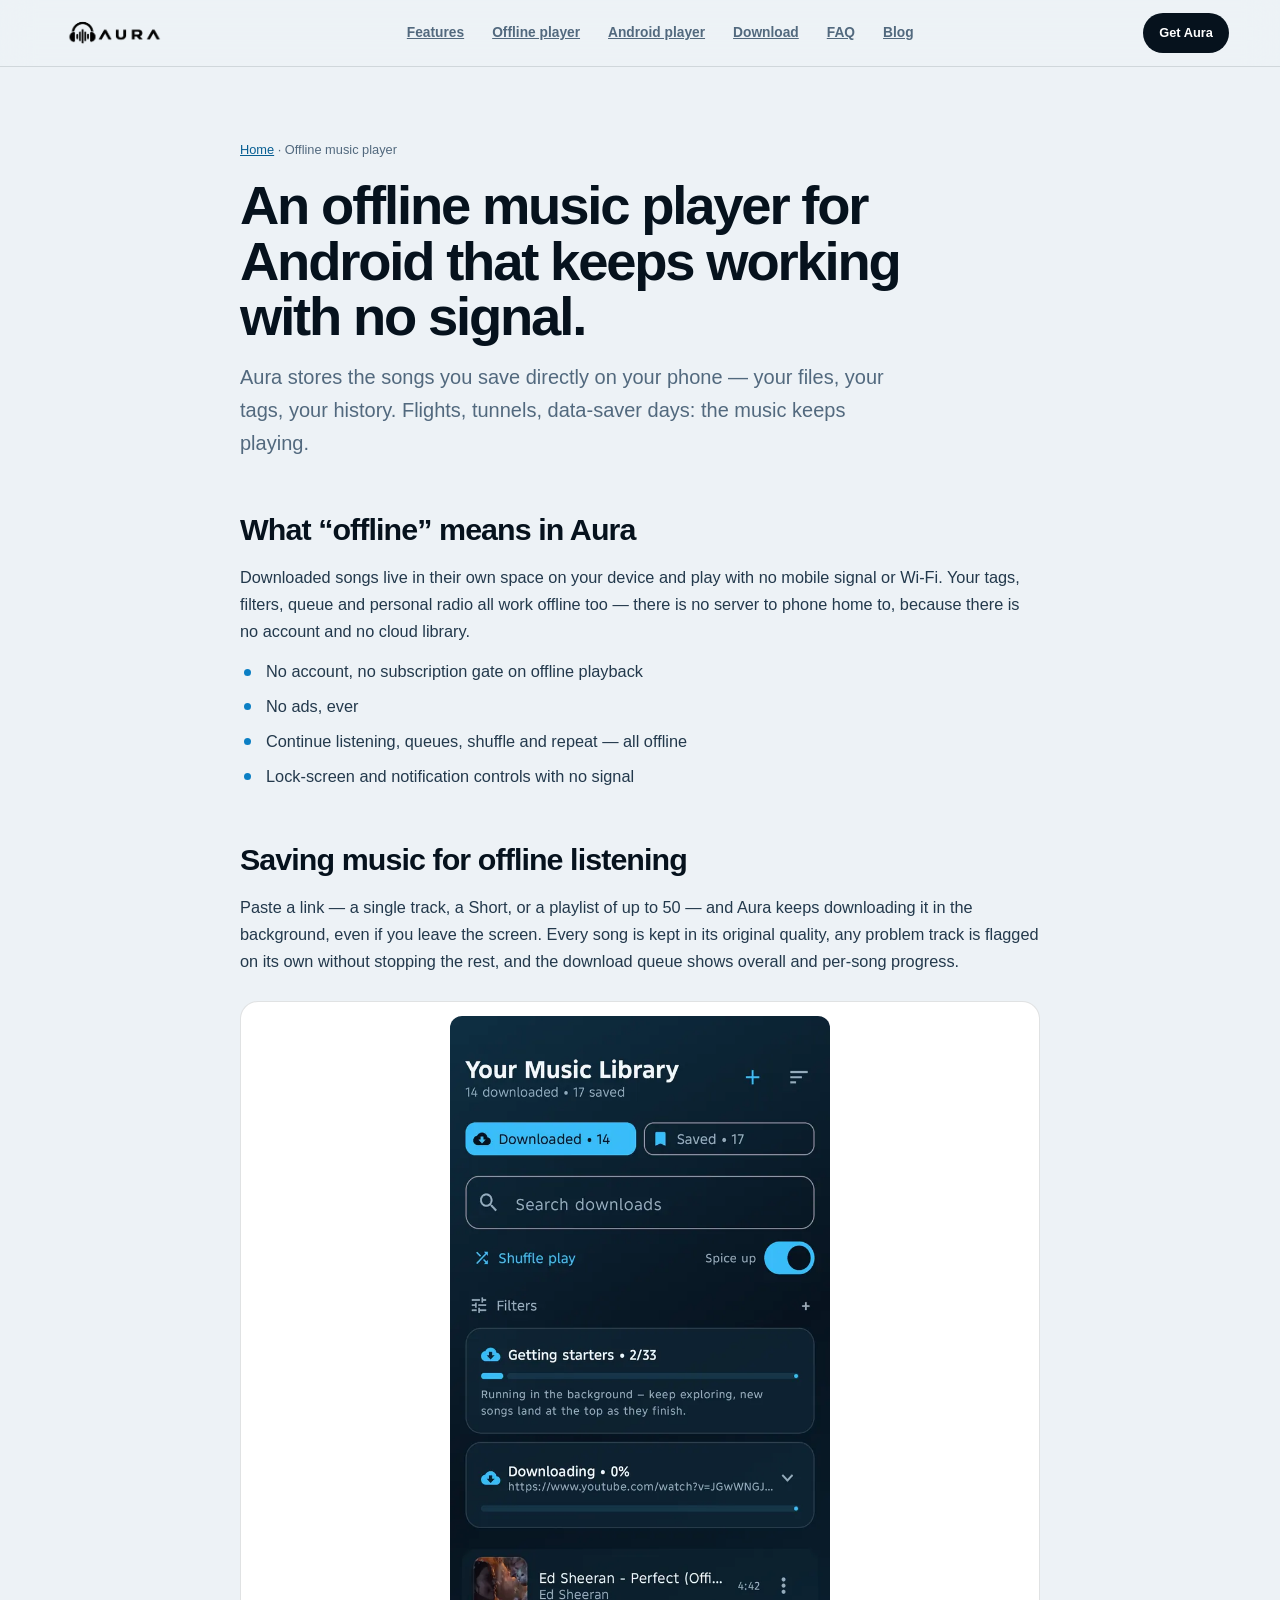
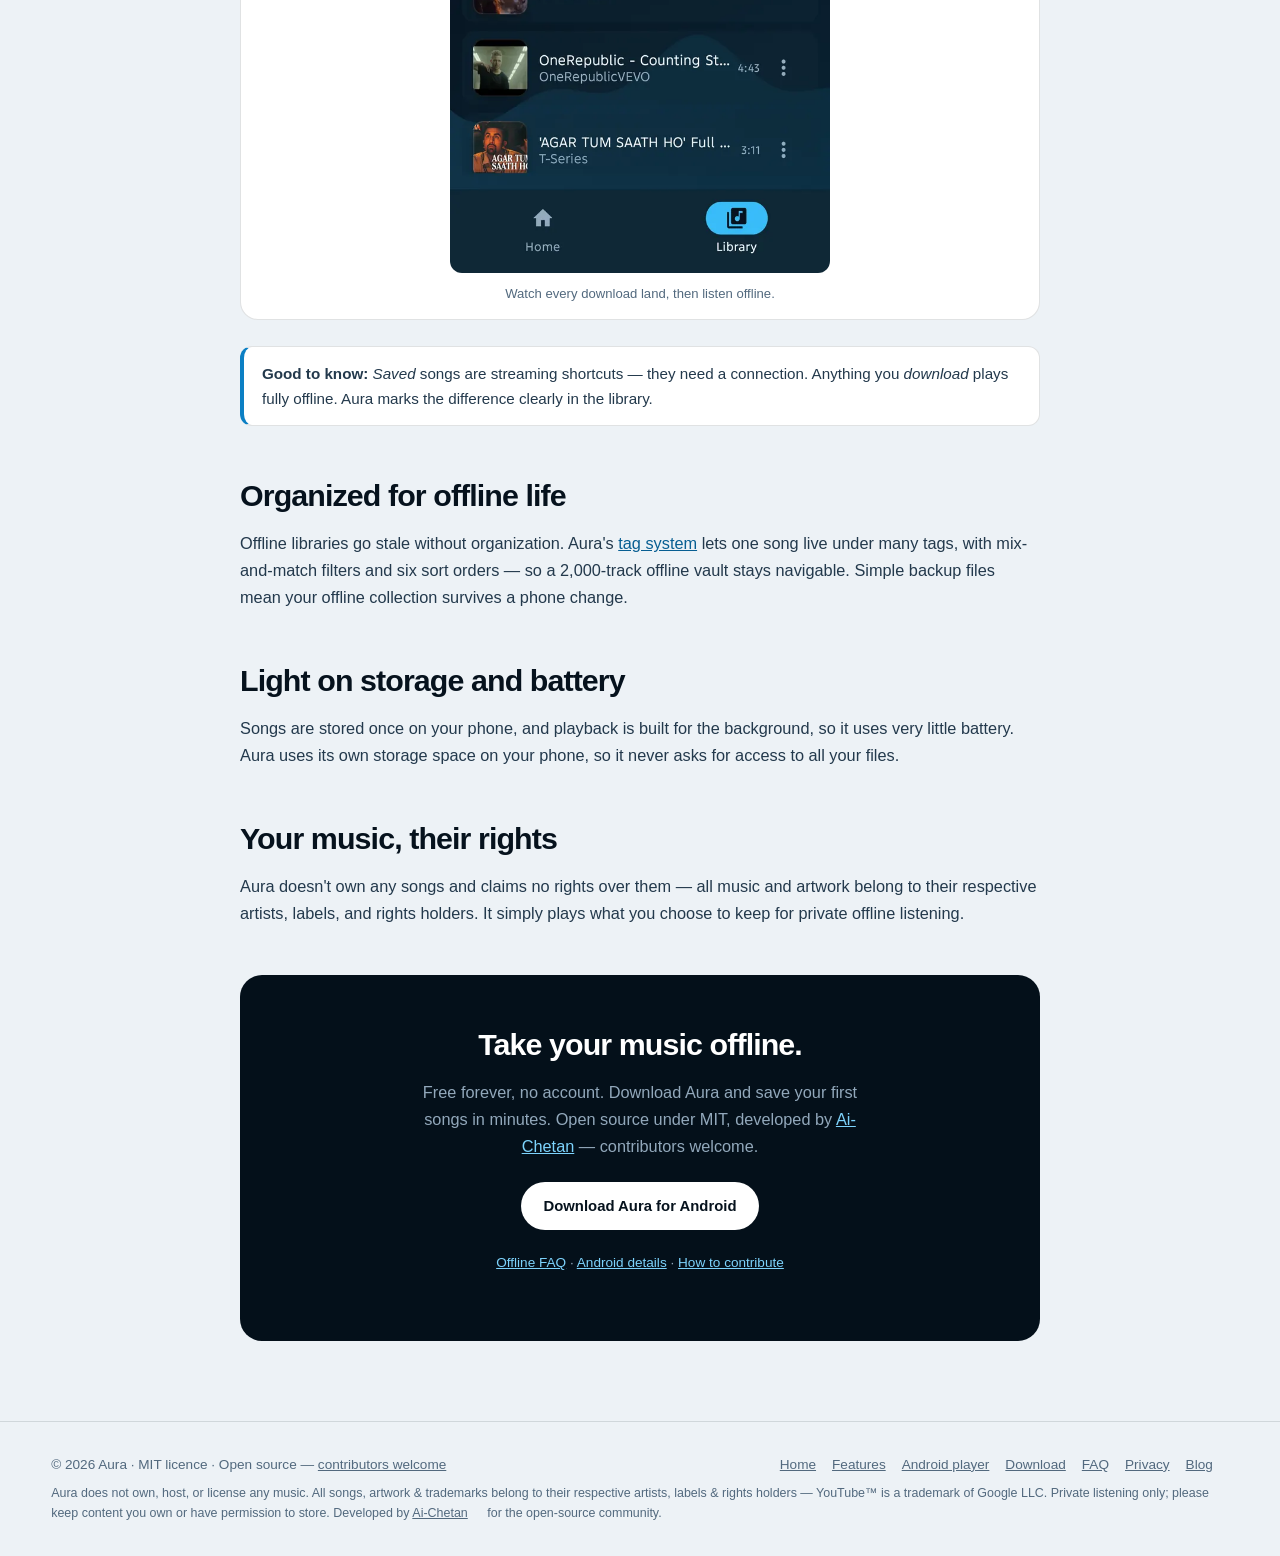
<file: site/offline-music-player/index.html>
<!doctype html>
<html lang="en">
<head>
  <meta charset="utf-8">
  <meta name="viewport" content="width=device-width,initial-scale=1,viewport-fit=cover">
  <title>Offline Music Player for Android — Listen Without Signal | Aura</title>
  <meta name="description" content="Aura is a free offline music player for Android. Save the best available audio to your phone, organize it with tags, and keep listening with no signal, no account and no ads.">
  <link rel="canonical" href="https://listen-aura.vercel.app/offline-music-player/">
  <meta name="robots" content="index, follow, max-image-preview:large">
  <meta property="og:type" content="website">
  <meta property="og:site_name" content="Aura Music">
  <meta property="og:url" content="https://listen-aura.vercel.app/offline-music-player/">
  <meta property="og:title" content="Offline Music Player for Android — Listen Without Signal | Aura">
  <meta property="og:description" content="Save the best available audio to your phone and keep listening with no signal, no account and no ads.">
  <meta property="og:image" content="https://listen-aura.vercel.app/screenshots/01-home-continue-listening-top-hits.webp">
  <meta name="twitter:card" content="summary_large_image">
  <meta name="twitter:title" content="Offline Music Player for Android — Listen Without Signal | Aura">
  <meta name="twitter:description" content="Save the best available audio to your phone and keep listening with no signal, no account and no ads.">
  <meta name="twitter:image" content="https://listen-aura.vercel.app/screenshots/01-home-continue-listening-top-hits.webp">
  <link rel="icon" type="image/png" href="../aura-icon.png">
  <link rel="apple-touch-icon" href="../app-icon.png">
  <script type="application/ld+json">
  {
    "@context": "https://schema.org",
    "@graph": [
      {
        "@type": "SoftwareApplication",
        "name": "Aura Music",
        "applicationCategory": "MultimediaApplication",
        "operatingSystem": "Android",
        "isAccessibleForFree": true,
        "offers": { "@type": "Offer", "price": "0", "priceCurrency": "USD" },
        "url": "https://listen-aura.vercel.app/",
        "downloadUrl": "https://github.com/Ai-Chetan/Aura-Music/releases"
      },
      {
        "@type": "BreadcrumbList",
        "itemListElement": [
          { "@type": "ListItem", "position": 1, "name": "Home", "item": "https://listen-aura.vercel.app/" },
          { "@type": "ListItem", "position": 2, "name": "Offline music player", "item": "https://listen-aura.vercel.app/offline-music-player/" }
        ]
      },
      {
        "@type": "FAQPage",
        "mainEntity": [
          { "@type": "Question", "name": "Does Aura play music offline?", "acceptedAnswer": { "@type": "Answer", "text": "Yes. Songs you download in Aura are stored on your phone and play with no mobile signal or Wi-Fi, no account and no subscription." } },
          { "@type": "Question", "name": "Do I need an account or subscription to listen offline?", "acceptedAnswer": { "@type": "Answer", "text": "No. Aura has no accounts and no paywalled offline mode. Downloads, tags and playback all work offline by default." } }
        ]
      }
    ]
  }
  </script>
  <style>
    *,*::before,*::after{box-sizing:border-box}
    :root{--paper:#EDF2F6;--card:#fff;--ink:#06121D;--soft:#23394C;--muted:#52697E;--accent:#0B7FC4;--accent-deep:#075E92;--line:rgba(6,18,29,.12);--r:18px;--font:"Inter",ui-sans-serif,-apple-system,"Segoe UI",Roboto,sans-serif}
    html{scroll-behavior:smooth;background:var(--paper)}
    body{margin:0;background:var(--paper);color:var(--ink);font-family:var(--font);line-height:1.65;font-size:1.02rem;-webkit-font-smoothing:antialiased}
    .nav{position:sticky;top:0;z-index:50;display:flex;align-items:center;justify-content:space-between;gap:16px;padding:12px clamp(18px,4vw,56px);background:rgba(237,242,246,.85);border-bottom:1px solid var(--line);backdrop-filter:blur(16px);-webkit-backdrop-filter:blur(16px)}
    .brand{display:inline-flex;align-items:center;gap:10px;font-weight:700;font-size:1.1rem}
    .brand img{width:30px;height:30px;border-radius:9px}
    .brand img.brand-lockup{width:auto;height:42px;border-radius:0;background:none}
    .nav nav{display:flex;flex-wrap:wrap;gap:2px 4px;align-items:center}
    .nav nav a{padding:8px 12px;border-radius:999px;font-size:.86rem;font-weight:560;color:var(--muted)}
    .nav nav a:hover{color:var(--ink);background:rgba(6,18,29,.05)}
    .btn{display:inline-flex;align-items:center;gap:8px;padding:12px 22px;border-radius:999px;font-weight:620;font-size:.93rem;background:var(--ink);color:#fff;text-decoration:none}
    .btn--sm{padding:9px 16px;font-size:.8rem}
    .wrap{width:min(880px,100%);margin:0 auto;padding:clamp(36px,6vw,72px) clamp(20px,4vw,40px) 80px}
    .crumbs{font-size:.8rem;color:var(--muted);margin-bottom:18px}
    .crumbs a{color:var(--accent-deep)}
    h1{font-size:clamp(2.1rem,5.4vw,3.4rem);line-height:1.02;letter-spacing:-.04em;margin:0 0 16px;max-width:22ch}
    .lede{font-size:clamp(1.05rem,1.6vw,1.25rem);color:var(--muted);max-width:60ch;margin:0 0 28px}
    h2{font-size:clamp(1.4rem,3vw,1.9rem);letter-spacing:-.03em;margin:44px 0 10px}
    p{margin:0 0 14px;color:var(--soft)}
    ul.feat{margin:12px 0 18px;padding:0;list-style:none;display:grid;gap:8px}
    ul.feat li{padding-left:26px;position:relative;color:var(--soft)}
    ul.feat li::before{content:"";position:absolute;left:4px;top:.62em;width:7px;height:7px;border-radius:50%;background:var(--accent)}
    figure{margin:26px 0;background:var(--card);border:1px solid var(--line);border-radius:var(--r);padding:14px}
    figure img{width:100%;max-width:380px;margin:0 auto;height:auto;border-radius:12px;display:block;background:#0a1826}
    figcaption{text-align:center;font-size:.82rem;color:var(--muted);margin-top:10px}
    .note{background:#fff;border:1px solid var(--line);border-left:4px solid var(--accent);border-radius:12px;padding:14px 18px;font-size:.95rem;color:var(--soft)}
    .cta{margin-top:48px;background:#04101A;color:#EDF4F9;border-radius:22px;padding:clamp(28px,4vw,44px);text-align:center}
    .cta h2{color:#fff;margin:0 0 10px}
    .cta p{color:#92A8BB;max-width:52ch;margin:0 auto 22px}
    .cta .btn{background:#fff;color:#06121D}
    footer{border-top:1px solid var(--line);padding:32px clamp(20px,4vw,56px);display:flex;flex-wrap:wrap;gap:8px 28px;justify-content:space-between;font-size:.85rem;color:var(--muted)}
    footer a{color:var(--muted);margin-right:16px}
    a{color:var(--accent-deep)}
  </style>
</head>
<body>
  <header class="nav">
    <a class="brand" href="../" aria-label="Aura home"><img class="brand-lockup" src="../aura-nav.png" alt="Aura" width="2172" height="724" decoding="async"></a>
    <nav aria-label="Primary">
      <a href="../features/">Features</a>
      <a href="../offline-music-player/">Offline player</a>
      <a href="../android-music-player/">Android player</a>
      <a href="../download/">Download</a>
      <a href="../faq/">FAQ</a>
      <a href="../blog/">Blog</a>
    </nav>
    <a class="btn btn--sm" href="https://github.com/Ai-Chetan/Aura-Music/releases" target="_blank" rel="noopener noreferrer">Get Aura</a>
  </header>

  <main class="wrap">
    <p class="crumbs"><a href="../">Home</a> · Offline music player</p>
    <h1>An offline music player for Android that keeps working with no signal.</h1>
    <p class="lede">Aura stores the songs you save directly on your phone — your files, your tags, your history. Flights, tunnels, data-saver days: the music keeps playing.</p>

    <h2>What “offline” means in Aura</h2>
    <p>Downloaded songs live in their own space on your device and play with no mobile signal or Wi-Fi. Your tags, filters, queue and personal radio all work offline too — there is no server to phone home to, because there is no account and no cloud library.</p>
    <ul class="feat">
      <li>No account, no subscription gate on offline playback</li>
      <li>No ads, ever</li>
      <li>Continue listening, queues, shuffle and repeat — all offline</li>
      <li>Lock-screen and notification controls with no signal</li>
    </ul>

    <h2>Saving music for offline listening</h2>
    <p>Paste a link — a single track, a Short, or a playlist of up to 50 — and Aura keeps downloading it in the background, even if you leave the screen. Every song is kept in its original quality, any problem track is flagged on its own without stopping the rest, and the download queue shows overall and per-song progress.</p>
    <figure>
      <img src="../screenshots/17-library-download-queue-progress.webp" alt="Aura download queue showing overall and per-song progress" width="640" height="1443" loading="lazy" decoding="async">
      <figcaption>Watch every download land, then listen offline.</figcaption>
    </figure>

    <div class="note"><strong>Good to know:</strong> <em>Saved</em> songs are streaming shortcuts — they need a connection. Anything you <em>download</em> plays fully offline. Aura marks the difference clearly in the library.</div>

    <h2>Organized for offline life</h2>
    <p>Offline libraries go stale without organization. Aura's <a href="../features/">tag system</a> lets one song live under many tags, with mix-and-match filters and six sort orders — so a 2,000-track offline vault stays navigable. Simple backup files mean your offline collection survives a phone change.</p>

    <h2>Light on storage and battery</h2>
    <p>Songs are stored once on your phone, and playback is built for the background, so it uses very little battery. Aura uses its own storage space on your phone, so it never asks for access to all your files.</p>

    <h2>Your music, their rights</h2>
    <p>Aura doesn't own any songs and claims no rights over them — all music and artwork belong to their respective artists, labels, and rights holders. It simply plays what you choose to keep for private offline listening.</p>

    <div class="cta">
      <h2>Take your music offline.</h2>
      <p>Free forever, no account. Download Aura and save your first songs in minutes. Open source under MIT, developed by <a href="https://github.com/Ai-Chetan" target="_blank" rel="noopener noreferrer" style="color:#7DD3FC">Ai-Chetan</a> — contributors welcome.</p>
      <p><a class="btn" href="../download/">Download Aura for Android</a></p>
      <p style="font-size:.85rem"><a href="../faq/" style="color:#7DD3FC">Offline FAQ</a> · <a href="../android-music-player/" style="color:#7DD3FC">Android details</a> · <a href="https://github.com/Ai-Chetan/Aura-Music/blob/main/CONTRIBUTING.md" target="_blank" rel="noopener noreferrer" style="color:#7DD3FC">How to contribute</a></p>
    </div>
  </main>

  <footer>
    <span>© 2026 Aura · MIT licence · Open source — <a href="https://github.com/Ai-Chetan/Aura-Music/blob/main/CONTRIBUTING.md" target="_blank" rel="noopener noreferrer">contributors welcome</a></span>
    <nav aria-label="Footer">
      <a href="../">Home</a><a href="../features/">Features</a><a href="../android-music-player/">Android player</a><a href="../download/">Download</a><a href="../faq/">FAQ</a><a href="../privacy/">Privacy</a><a href="../blog/">Blog</a>
    </nav>
    <small style="flex-basis:100%;font-size:.78rem;line-height:1.6">Aura does not own, host, or license any music. All songs, artwork &amp; trademarks belong to their respective artists, labels &amp; rights holders — YouTube™ is a trademark of Google LLC. Private listening only; please keep content you own or have permission to store. Developed by <a href="https://github.com/Ai-Chetan" target="_blank" rel="noopener noreferrer">Ai-Chetan</a> for the open-source community.</small>
  </footer>
</body>
</html>
</file>
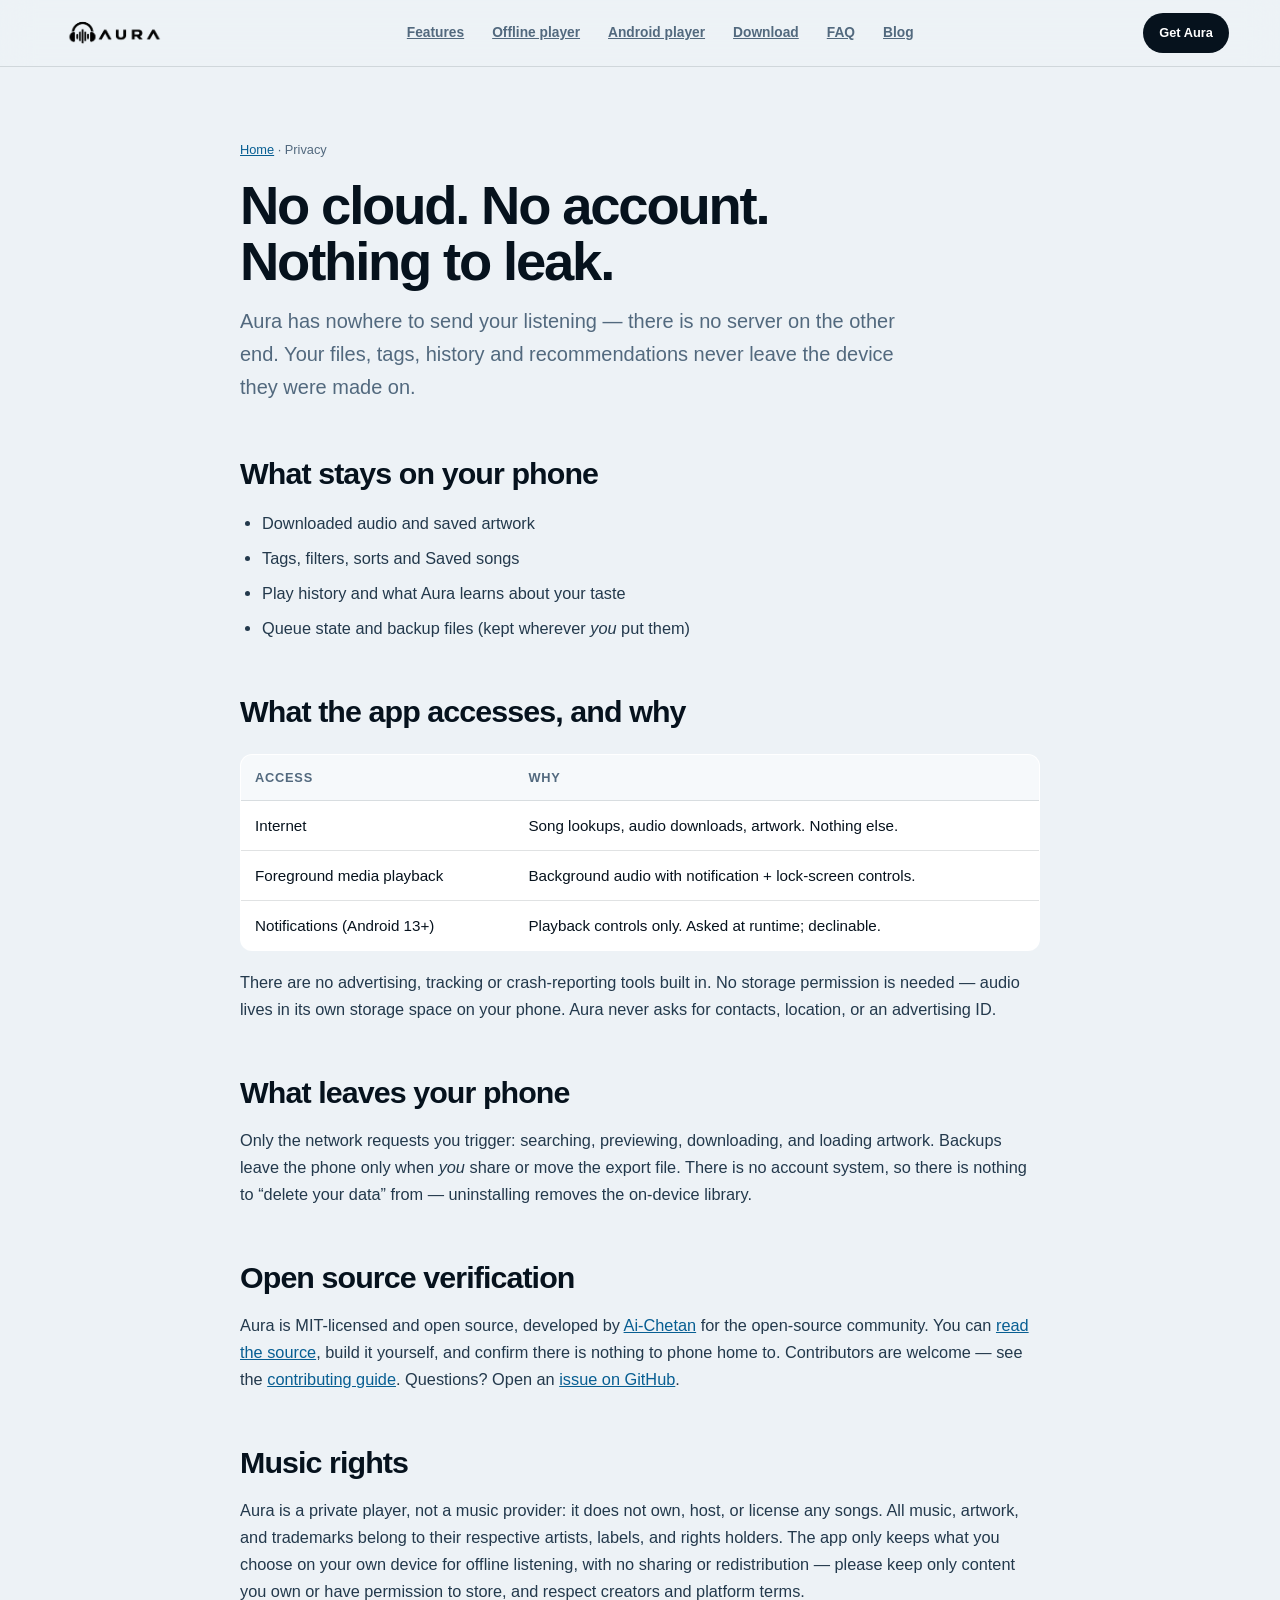
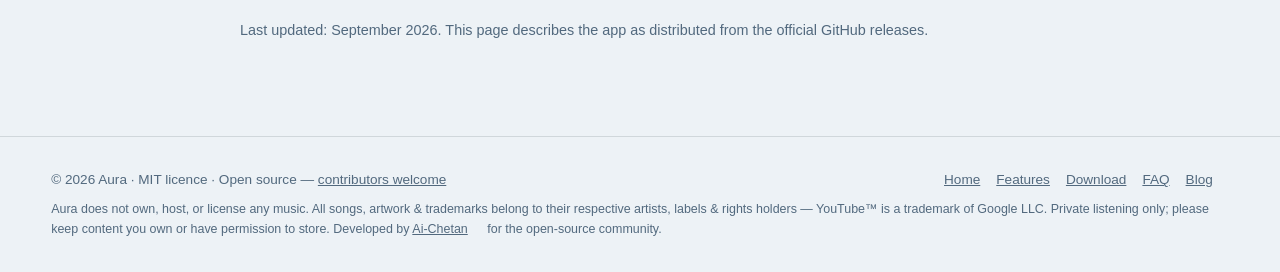
<file: site/privacy/index.html>
<!doctype html>
<html lang="en">
<head>
  <meta charset="utf-8">
  <meta name="viewport" content="width=device-width,initial-scale=1,viewport-fit=cover">
  <title>Privacy — Your Music Never Leaves Your Phone | Aura</title>
  <meta name="description" content="Aura's privacy approach: no accounts, no ads, no analytics. Your audio, tags and listening history stay on your device. What the app accesses and why.">
  <link rel="canonical" href="https://listen-aura.vercel.app/privacy/">
  <meta name="robots" content="index, follow, max-image-preview:large">
  <meta property="og:type" content="website">
  <meta property="og:site_name" content="Aura Music">
  <meta property="og:url" content="https://listen-aura.vercel.app/privacy/">
  <meta property="og:title" content="Privacy — Your Music Never Leaves Your Phone | Aura">
  <meta property="og:description" content="No accounts, no ads, no analytics. Your audio, tags and listening history stay on your device.">
  <meta property="og:image" content="https://listen-aura.vercel.app/screenshots/01-home-continue-listening-top-hits.webp">
  <meta name="twitter:card" content="summary_large_image">
  <meta name="twitter:title" content="Privacy — Your Music Never Leaves Your Phone | Aura">
  <meta name="twitter:description" content="No accounts, no ads, no analytics. Your audio, tags and listening history stay on your device.">
  <meta name="twitter:image" content="https://listen-aura.vercel.app/screenshots/01-home-continue-listening-top-hits.webp">
  <link rel="icon" type="image/png" href="../aura-icon.png">
  <link rel="apple-touch-icon" href="../app-icon.png">
  <script type="application/ld+json">
  {
    "@context": "https://schema.org",
    "@graph": [
      {
        "@type": "WebPage",
        "name": "Privacy — Aura Music",
        "url": "https://listen-aura.vercel.app/privacy/",
        "description": "Aura's privacy approach: no accounts, no ads, no analytics. Data stays on device."
      },
      {
        "@type": "BreadcrumbList",
        "itemListElement": [
          { "@type": "ListItem", "position": 1, "name": "Home", "item": "https://listen-aura.vercel.app/" },
          { "@type": "ListItem", "position": 2, "name": "Privacy", "item": "https://listen-aura.vercel.app/privacy/" }
        ]
      }
    ]
  }
  </script>
  <style>
    *,*::before,*::after{box-sizing:border-box}
    :root{--paper:#EDF2F6;--card:#fff;--ink:#06121D;--soft:#23394C;--muted:#52697E;--accent:#0B7FC4;--accent-deep:#075E92;--line:rgba(6,18,29,.12);--r:14px;--font:"Inter",ui-sans-serif,-apple-system,"Segoe UI",Roboto,sans-serif}
    html{scroll-behavior:smooth;background:var(--paper)}
    body{margin:0;background:var(--paper);color:var(--ink);font-family:var(--font);line-height:1.65;font-size:1.02rem;-webkit-font-smoothing:antialiased}
    .nav{position:sticky;top:0;z-index:50;display:flex;align-items:center;justify-content:space-between;gap:16px;padding:12px clamp(18px,4vw,56px);background:rgba(237,242,246,.85);border-bottom:1px solid var(--line);backdrop-filter:blur(16px);-webkit-backdrop-filter:blur(16px)}
    .brand{display:inline-flex;align-items:center;gap:10px;font-weight:700;font-size:1.1rem}
    .brand img{width:30px;height:30px;border-radius:9px}
    .brand img.brand-lockup{width:auto;height:42px;border-radius:0;background:none}
    .nav nav{display:flex;flex-wrap:wrap;gap:2px 4px;align-items:center}
    .nav nav a{padding:8px 12px;border-radius:999px;font-size:.86rem;font-weight:560;color:var(--muted)}
    .nav nav a:hover{color:var(--ink);background:rgba(6,18,29,.05)}
    .btn{display:inline-flex;align-items:center;gap:8px;padding:12px 22px;border-radius:999px;font-weight:620;font-size:.93rem;background:var(--ink);color:#fff;text-decoration:none}
    .btn--sm{padding:9px 16px;font-size:.8rem}
    .wrap{width:min(880px,100%);margin:0 auto;padding:clamp(36px,6vw,72px) clamp(20px,4vw,40px) 80px}
    .crumbs{font-size:.8rem;color:var(--muted);margin-bottom:18px}
    .crumbs a{color:var(--accent-deep)}
    h1{font-size:clamp(2.1rem,5.4vw,3.4rem);line-height:1.02;letter-spacing:-.04em;margin:0 0 16px;max-width:20ch}
    .lede{font-size:clamp(1.05rem,1.6vw,1.25rem);color:var(--muted);max-width:60ch;margin:0 0 28px}
    h2{font-size:clamp(1.4rem,3vw,1.9rem);letter-spacing:-.03em;margin:44px 0 10px}
    p,li{color:var(--soft)}
    p{margin:0 0 14px}
    ul{margin:12px 0 18px;padding-left:22px;display:grid;gap:8px}
    table{width:100%;border-collapse:collapse;margin:18px 0;font-size:.95rem;background:var(--card);border:1px solid var(--line);border-radius:12px;overflow:hidden}
    th,td{text-align:left;padding:12px 14px;border-bottom:1px solid var(--line)}
    th{background:#F6F9FB;font-size:.8rem;text-transform:uppercase;letter-spacing:.06em;color:var(--muted)}
    tr:last-child td{border-bottom:0}
    footer{border-top:1px solid var(--line);padding:32px clamp(20px,4vw,56px);display:flex;flex-wrap:wrap;gap:8px 28px;justify-content:space-between;font-size:.85rem;color:var(--muted)}
    footer a{color:var(--muted);margin-right:16px}
    a{color:var(--accent-deep)}
  </style>
</head>
<body>
  <header class="nav">
    <a class="brand" href="../" aria-label="Aura home"><img class="brand-lockup" src="../aura-nav.png" alt="Aura" width="2172" height="724" decoding="async"></a>
    <nav aria-label="Primary">
      <a href="../features/">Features</a>
      <a href="../offline-music-player/">Offline player</a>
      <a href="../android-music-player/">Android player</a>
      <a href="../download/">Download</a>
      <a href="../faq/">FAQ</a>
      <a href="../blog/">Blog</a>
    </nav>
    <a class="btn btn--sm" href="https://github.com/Ai-Chetan/Aura-Music/releases" target="_blank" rel="noopener noreferrer">Get Aura</a>
  </header>

  <main class="wrap">
    <p class="crumbs"><a href="../">Home</a> · Privacy</p>
    <h1>No cloud. No account. Nothing to leak.</h1>
    <p class="lede">Aura has nowhere to send your listening — there is no server on the other end. Your files, tags, history and recommendations never leave the device they were made on.</p>

    <h2>What stays on your phone</h2>
    <ul>
      <li>Downloaded audio and saved artwork</li>
      <li>Tags, filters, sorts and Saved songs</li>
      <li>Play history and what Aura learns about your taste</li>
      <li>Queue state and backup files (kept wherever <em>you</em> put them)</li>
    </ul>

    <h2>What the app accesses, and why</h2>
    <table>
      <tr><th>Access</th><th>Why</th></tr>
      <tr><td>Internet</td><td>Song lookups, audio downloads, artwork. Nothing else.</td></tr>
      <tr><td>Foreground media playback</td><td>Background audio with notification + lock-screen controls.</td></tr>
      <tr><td>Notifications (Android 13+)</td><td>Playback controls only. Asked at runtime; declinable.</td></tr>
    </table>
    <p>There are no advertising, tracking or crash-reporting tools built in. No storage permission is needed — audio lives in its own storage space on your phone. Aura never asks for contacts, location, or an advertising ID.</p>

    <h2>What leaves your phone</h2>
    <p>Only the network requests you trigger: searching, previewing, downloading, and loading artwork. Backups leave the phone only when <em>you</em> share or move the export file. There is no account system, so there is nothing to “delete your data” from — uninstalling removes the on-device library.</p>

    <h2>Open source verification</h2>
    <p>Aura is MIT-licensed and open source, developed by <a href="https://github.com/Ai-Chetan" target="_blank" rel="noopener noreferrer">Ai-Chetan</a> for the open-source community. You can <a href="https://github.com/Ai-Chetan/Aura-Music" target="_blank" rel="noopener noreferrer">read the source</a>, build it yourself, and confirm there is nothing to phone home to. Contributors are welcome — see the <a href="https://github.com/Ai-Chetan/Aura-Music/blob/main/CONTRIBUTING.md" target="_blank" rel="noopener noreferrer">contributing guide</a>. Questions? Open an <a href="https://github.com/Ai-Chetan/Aura-Music/issues" target="_blank" rel="noopener noreferrer">issue on GitHub</a>.</p>
    <h2>Music rights</h2>
    <p>Aura is a private player, not a music provider: it does not own, host, or license any songs. All music, artwork, and trademarks belong to their respective artists, labels, and rights holders. The app only keeps what you choose on your own device for offline listening, with no sharing or redistribution — please keep only content you own or have permission to store, and respect creators and platform terms.</p>
    <p style="color:var(--muted);font-size:.9rem">Last updated: September 2026. This page describes the app as distributed from the official GitHub releases.</p>
  </main>

  <footer>
    <span>© 2026 Aura · MIT licence · Open source — <a href="https://github.com/Ai-Chetan/Aura-Music/blob/main/CONTRIBUTING.md" target="_blank" rel="noopener noreferrer">contributors welcome</a></span>
    <nav aria-label="Footer">
      <a href="../">Home</a><a href="../features/">Features</a><a href="../download/">Download</a><a href="../faq/">FAQ</a><a href="../blog/">Blog</a>
    </nav>
    <small style="flex-basis:100%;font-size:.78rem;line-height:1.6">Aura does not own, host, or license any music. All songs, artwork &amp; trademarks belong to their respective artists, labels &amp; rights holders — YouTube™ is a trademark of Google LLC. Private listening only; please keep content you own or have permission to store. Developed by <a href="https://github.com/Ai-Chetan" target="_blank" rel="noopener noreferrer">Ai-Chetan</a> for the open-source community.</small>
  </footer>
</body>
</html>
</file>
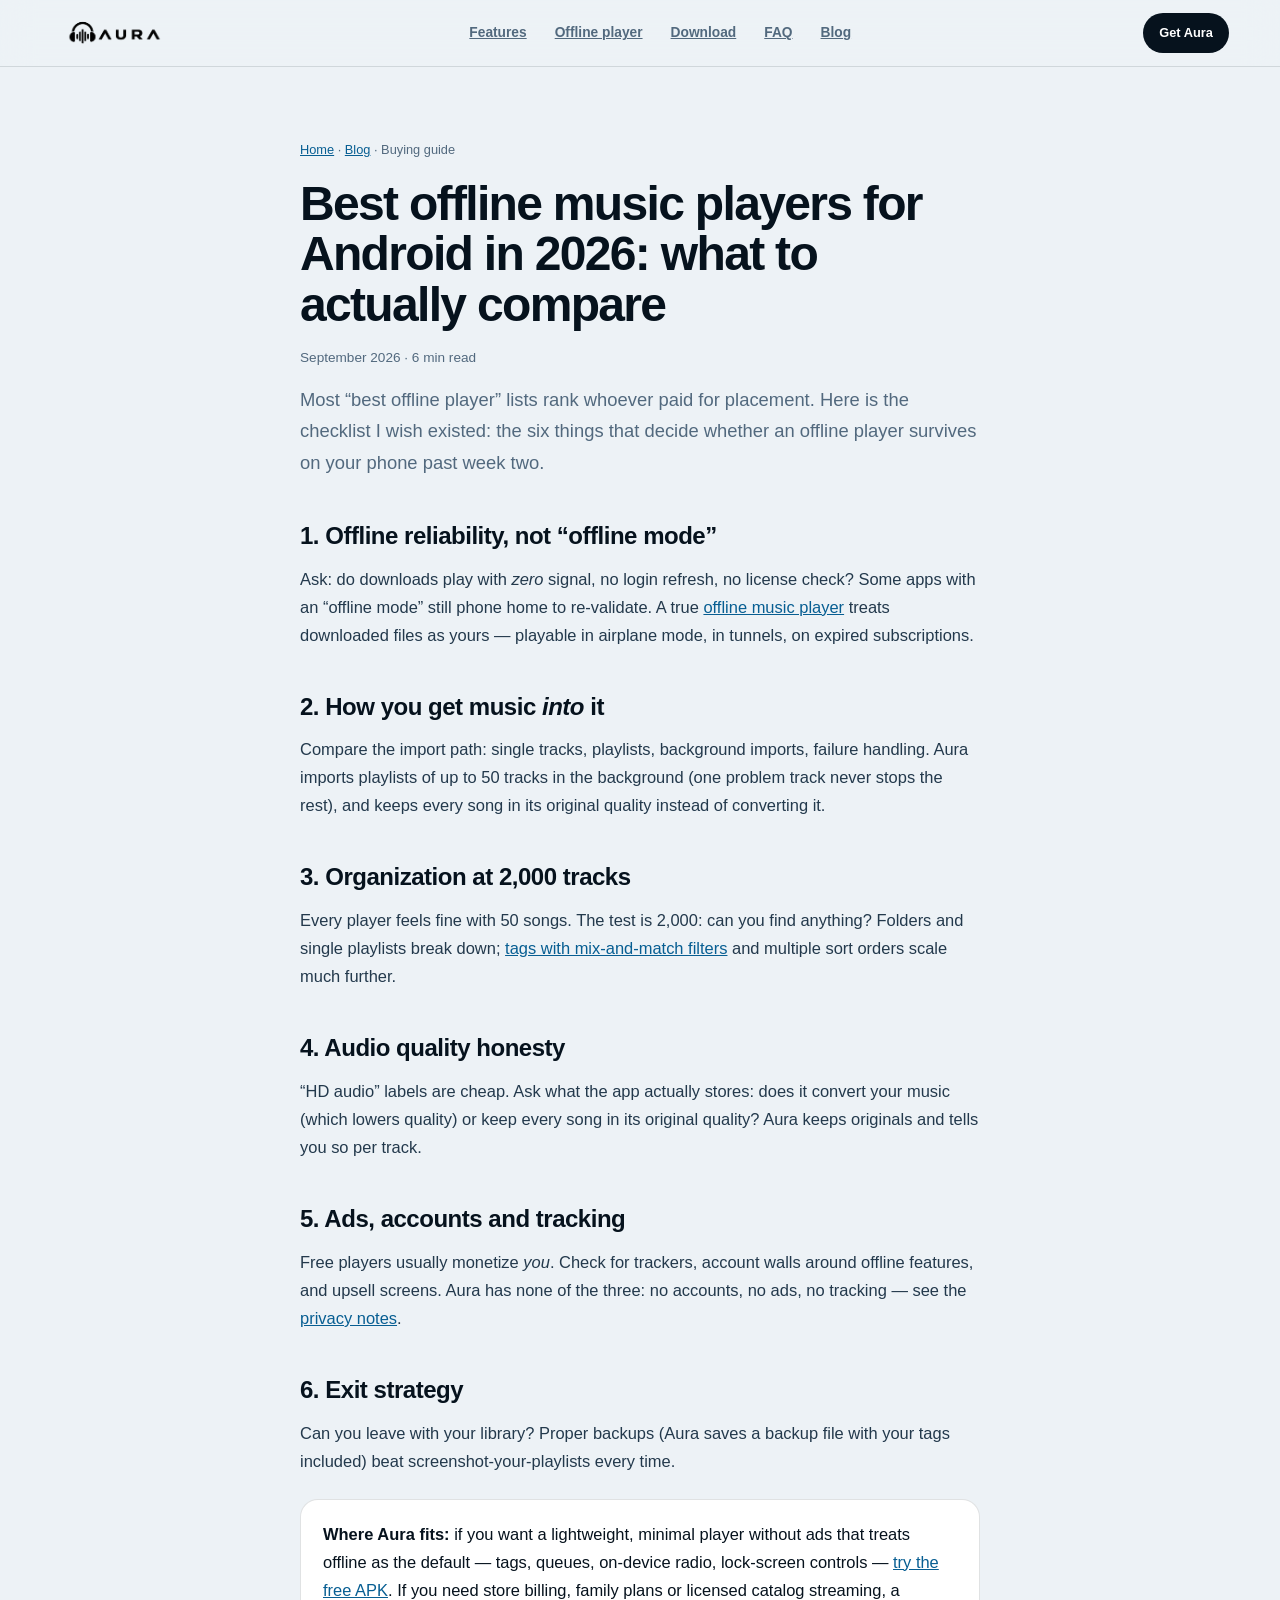
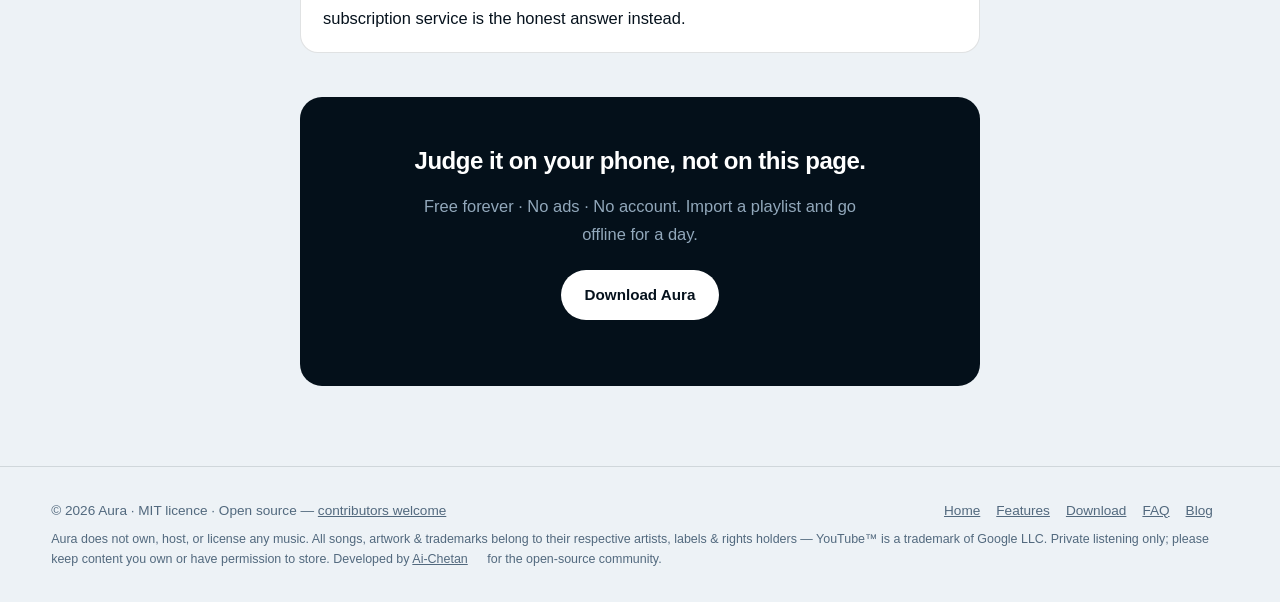
<file: site/blog/best-offline-music-player-android/index.html>
<!doctype html>
<html lang="en">
<head>
  <meta charset="utf-8">
  <meta name="viewport" content="width=device-width,initial-scale=1,viewport-fit=cover">
  <title>Best Offline Music Players for Android in 2026: What to Compare | Aura</title>
  <meta name="description" content="How to choose an offline music player for Android in 2026: offline reliability, library organization, audio quality, ads and privacy. Where Aura — free, tag-powered, no accounts — fits.">
  <link rel="canonical" href="https://listen-aura.vercel.app/blog/best-offline-music-player-android/">
  <meta name="robots" content="index, follow, max-image-preview:large">
  <meta property="og:type" content="article">
  <meta property="og:site_name" content="Aura Music">
  <meta property="og:url" content="https://listen-aura.vercel.app/blog/best-offline-music-player-android/">
  <meta property="og:title" content="Best Offline Music Players for Android in 2026: What to Compare">
  <meta property="og:description" content="Six criteria that decide whether an offline player stays installed — and where Aura fits.">
  <meta property="og:image" content="https://listen-aura.vercel.app/screenshots/01-home-continue-listening-top-hits.webp">
  <meta name="twitter:card" content="summary_large_image">
  <meta name="twitter:title" content="Best Offline Music Players for Android in 2026: What to Compare">
  <meta name="twitter:description" content="Six criteria that decide whether an offline player stays installed — and where Aura fits.">
  <meta name="twitter:image" content="https://listen-aura.vercel.app/screenshots/01-home-continue-listening-top-hits.webp">
  <link rel="icon" type="image/png" href="../../aura-icon.png">
  <link rel="apple-touch-icon" href="../../app-icon.png">
  <script type="application/ld+json">
  {
    "@context": "https://schema.org",
    "@type": "BlogPosting",
    "headline": "Best offline music players for Android in 2026: what to actually compare",
    "description": "Six criteria for choosing an offline music player for Android — and where Aura fits.",
    "datePublished": "2026-09-01",
    "author": { "@type": "Organization", "name": "Aura Music", "url": "https://listen-aura.vercel.app/" },
    "mainEntityOfPage": "https://listen-aura.vercel.app/blog/best-offline-music-player-android/"
  }
  </script>
  <style>
    *,*::before,*::after{box-sizing:border-box}
    :root{--paper:#EDF2F6;--card:#fff;--ink:#06121D;--soft:#23394C;--muted:#52697E;--accent:#0B7FC4;--accent-deep:#075E92;--line:rgba(6,18,29,.12);--r:18px;--font:"Inter",ui-sans-serif,-apple-system,"Segoe UI",Roboto,sans-serif}
    html{background:var(--paper)}
    body{margin:0;background:var(--paper);color:var(--ink);font-family:var(--font);line-height:1.7;font-size:1.03rem;-webkit-font-smoothing:antialiased}
    .nav{position:sticky;top:0;z-index:50;display:flex;align-items:center;justify-content:space-between;gap:16px;padding:12px clamp(18px,4vw,56px);background:rgba(237,242,246,.85);border-bottom:1px solid var(--line);backdrop-filter:blur(16px);-webkit-backdrop-filter:blur(16px)}
    .brand{display:inline-flex;align-items:center;gap:10px;font-weight:700;font-size:1.1rem}
    .brand img{width:30px;height:30px;border-radius:9px}
    .brand img.brand-lockup{width:auto;height:42px;border-radius:0;background:none}
    .nav nav{display:flex;flex-wrap:wrap;gap:2px 4px;align-items:center}
    .nav nav a{padding:8px 12px;border-radius:999px;font-size:.86rem;font-weight:560;color:var(--muted)}
    .nav nav a:hover{color:var(--ink);background:rgba(6,18,29,.05)}
    .btn{display:inline-flex;align-items:center;gap:8px;padding:9px 16px;border-radius:999px;font-weight:620;font-size:.8rem;background:var(--ink);color:#fff;text-decoration:none}
    article{width:min(760px,100%);margin:0 auto;padding:clamp(36px,6vw,72px) clamp(20px,4vw,40px) 80px}
    .crumbs{font-size:.8rem;color:var(--muted);margin-bottom:18px}
    .crumbs a{color:var(--accent-deep)}
    h1{font-size:clamp(2rem,5vw,3rem);line-height:1.05;letter-spacing:-.035em;margin:0 0 12px;max-width:24ch}
    time{font-size:.85rem;color:var(--muted)}
    .lede{font-size:1.15rem;color:var(--muted);margin:14px 0 26px}
    h2{font-size:1.5rem;letter-spacing:-.02em;margin:38px 0 8px}
    p{margin:0 0 14px;color:var(--soft)}
    ul{margin:12px 0 18px;padding-left:22px;display:grid;gap:8px;color:var(--soft)}
    .box{background:var(--card);border:1px solid var(--line);border-radius:var(--r);padding:20px 22px;margin:24px 0}
    .cta{margin-top:44px;background:#04101A;color:#EDF4F9;border-radius:22px;padding:clamp(28px,4vw,44px);text-align:center}
    .cta h2{color:#fff;margin:0 0 10px}
    .cta p{color:#92A8BB;max-width:52ch;margin:0 auto 22px}
    .cta .btn{background:#fff;color:#06121D;font-size:.95rem;padding:12px 24px}
    footer{border-top:1px solid var(--line);padding:32px clamp(20px,4vw,56px);display:flex;flex-wrap:wrap;gap:8px 28px;justify-content:space-between;font-size:.85rem;color:var(--muted)}
    footer a{color:var(--muted);margin-right:16px}
    a{color:var(--accent-deep)}
  </style>
</head>
<body>
  <header class="nav">
    <a class="brand" href="../../" aria-label="Aura home"><img class="brand-lockup" src="../../aura-nav.png" alt="Aura" width="2172" height="724" decoding="async"></a>
    <nav aria-label="Primary">
      <a href="../../features/">Features</a>
      <a href="../../offline-music-player/">Offline player</a>
      <a href="../../download/">Download</a>
      <a href="../../faq/">FAQ</a>
      <a href="../../blog/">Blog</a>
    </nav>
    <a class="btn" href="https://github.com/Ai-Chetan/Aura-Music/releases" target="_blank" rel="noopener noreferrer">Get Aura</a>
  </header>

  <article>
    <p class="crumbs"><a href="../../">Home</a> · <a href="../">Blog</a> · Buying guide</p>
    <h1>Best offline music players for Android in 2026: what to actually compare</h1>
    <time datetime="2026-09-01">September 2026 · 6 min read</time>
    <p class="lede">Most “best offline player” lists rank whoever paid for placement. Here is the checklist I wish existed: the six things that decide whether an offline player survives on your phone past week two.</p>

    <h2>1. Offline reliability, not “offline mode”</h2>
    <p>Ask: do downloads play with <em>zero</em> signal, no login refresh, no license check? Some apps with an “offline mode” still phone home to re-validate. A true <a href="../../offline-music-player/">offline music player</a> treats downloaded files as yours — playable in airplane mode, in tunnels, on expired subscriptions.</p>

    <h2>2. How you get music <em>into</em> it</h2>
    <p>Compare the import path: single tracks, playlists, background imports, failure handling. Aura imports playlists of up to 50 tracks in the background (one problem track never stops the rest), and keeps every song in its original quality instead of converting it.</p>

    <h2>3. Organization at 2,000 tracks</h2>
    <p>Every player feels fine with 50 songs. The test is 2,000: can you find anything? Folders and single playlists break down; <a href="../organize-music-with-tags/">tags with mix-and-match filters</a> and multiple sort orders scale much further.</p>

    <h2>4. Audio quality honesty</h2>
    <p>“HD audio” labels are cheap. Ask what the app actually stores: does it convert your music (which lowers quality) or keep every song in its original quality? Aura keeps originals and tells you so per track.</p>

    <h2>5. Ads, accounts and tracking</h2>
    <p>Free players usually monetize <em>you</em>. Check for trackers, account walls around offline features, and upsell screens. Aura has none of the three: no accounts, no ads, no tracking — see the <a href="../../privacy/">privacy notes</a>.</p>

    <h2>6. Exit strategy</h2>
    <p>Can you leave with your library? Proper backups (Aura saves a backup file with your tags included) beat screenshot-your-playlists every time.</p>

    <div class="box"><strong>Where Aura fits:</strong> if you want a lightweight, minimal player without ads that treats offline as the default — tags, queues, on-device radio, lock-screen controls — <a href="../../download/">try the free APK</a>. If you need store billing, family plans or licensed catalog streaming, a subscription service is the honest answer instead.</div>

    <div class="cta">
      <h2>Judge it on your phone, not on this page.</h2>
      <p>Free forever · No ads · No account. Import a playlist and go offline for a day.</p>
      <p><a class="btn" href="../../download/">Download Aura</a></p>
    </div>
  </article>

  <footer>
    <span>© 2026 Aura · MIT licence · Open source — <a href="https://github.com/Ai-Chetan/Aura-Music/blob/main/CONTRIBUTING.md" target="_blank" rel="noopener noreferrer">contributors welcome</a></span>
    <nav aria-label="Footer">
      <a href="../../">Home</a><a href="../../features/">Features</a><a href="../../download/">Download</a><a href="../../faq/">FAQ</a><a href="../">Blog</a>
    </nav>
    <small style="flex-basis:100%;font-size:.78rem;line-height:1.6">Aura does not own, host, or license any music. All songs, artwork &amp; trademarks belong to their respective artists, labels &amp; rights holders — YouTube™ is a trademark of Google LLC. Private listening only; please keep content you own or have permission to store. Developed by <a href="https://github.com/Ai-Chetan" target="_blank" rel="noopener noreferrer">Ai-Chetan</a> for the open-source community.</small>
  </footer>
</body>
</html>
</file>
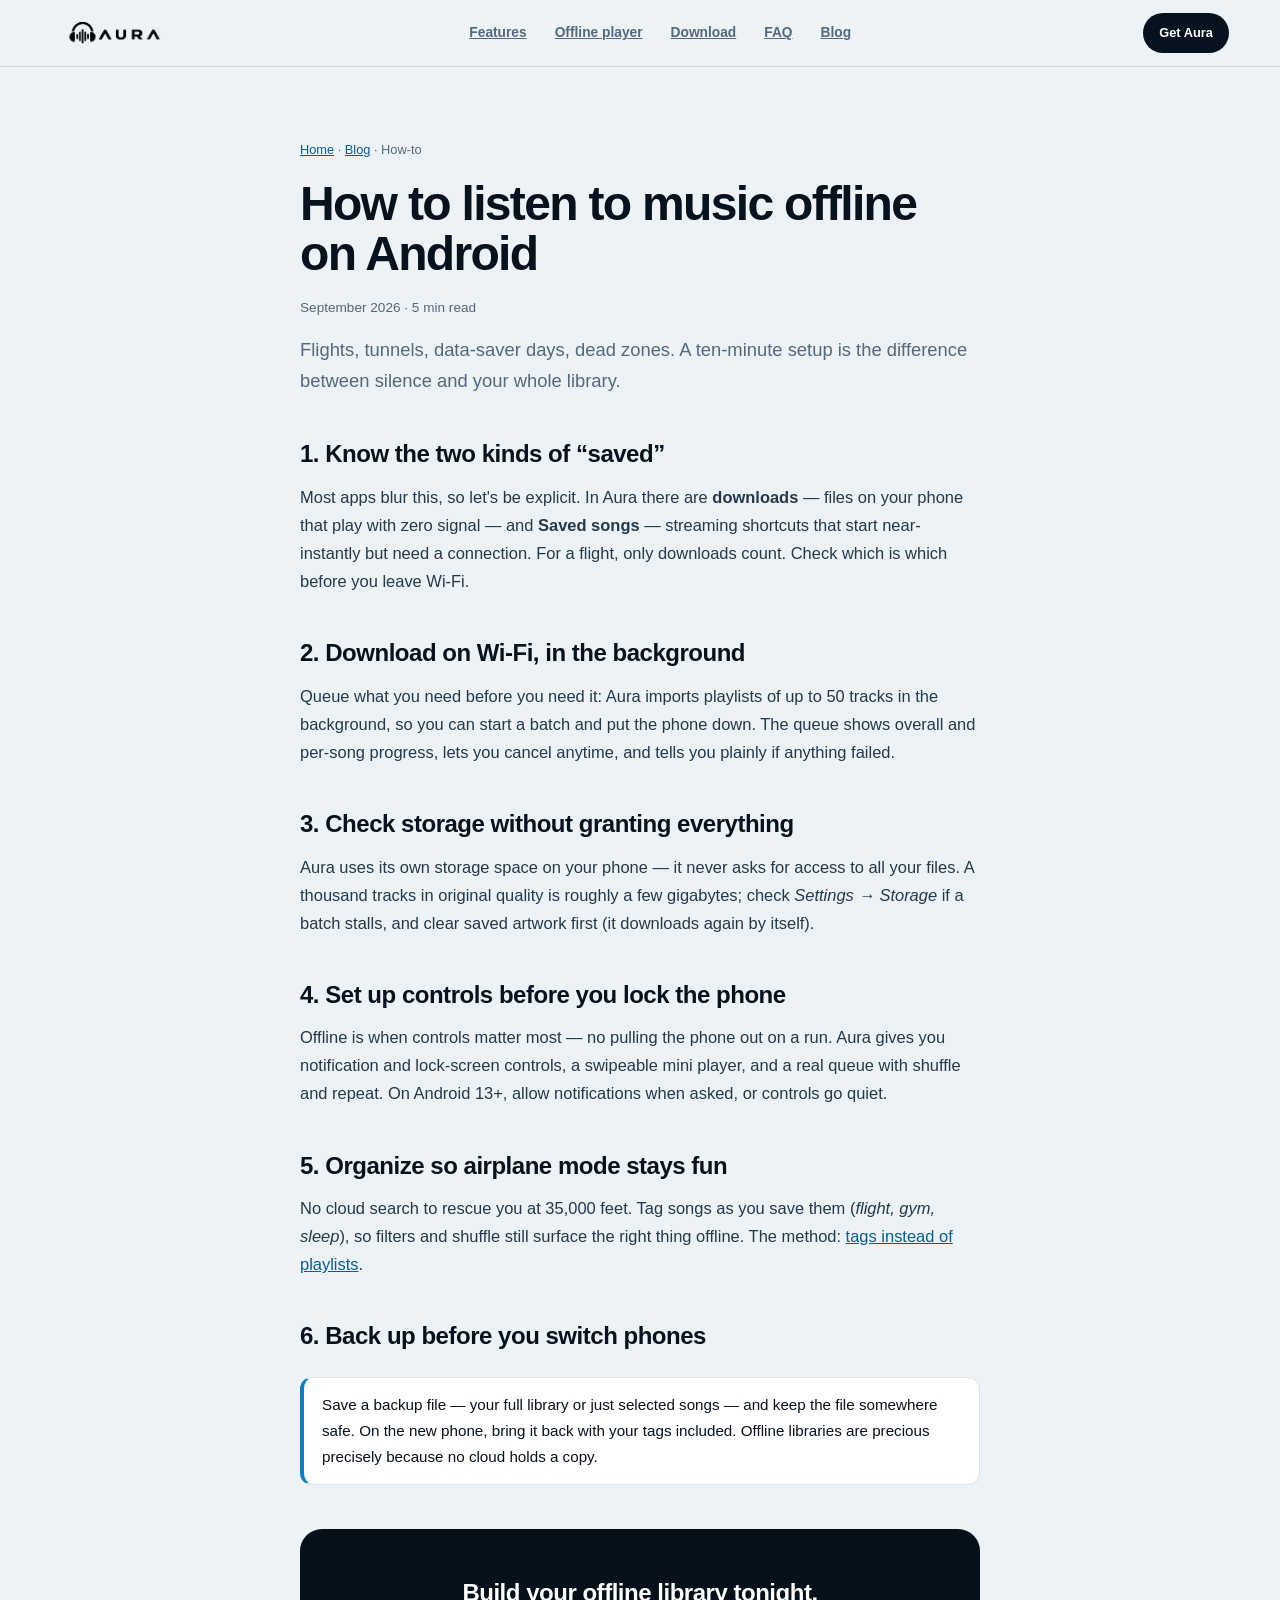
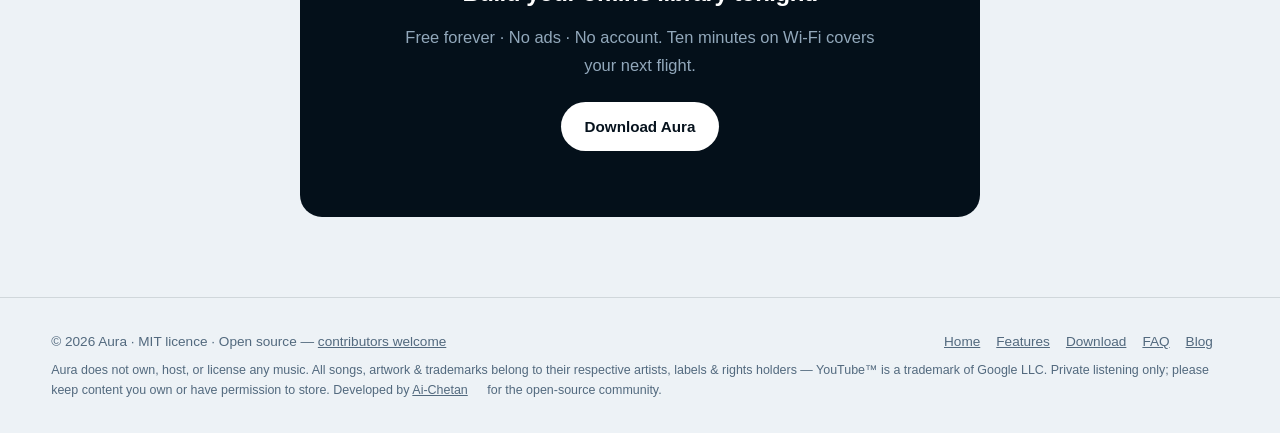
<file: site/blog/offline-music-guide/index.html>
<!doctype html>
<html lang="en">
<head>
  <meta charset="utf-8">
  <meta name="viewport" content="width=device-width,initial-scale=1,viewport-fit=cover">
  <title>How to Listen to Music Offline on Android | Aura</title>
  <meta name="description" content="A plain-English checklist for offline music on Android: downloads vs streaming bookmarks, storage, battery, lock-screen controls and backups. Built around Aura, free and open source.">
  <link rel="canonical" href="https://listen-aura.vercel.app/blog/offline-music-guide/">
  <meta name="robots" content="index, follow, max-image-preview:large">
  <meta property="og:type" content="article">
  <meta property="og:site_name" content="Aura Music">
  <meta property="og:url" content="https://listen-aura.vercel.app/blog/offline-music-guide/">
  <meta property="og:title" content="How to Listen to Music Offline on Android">
  <meta property="og:description" content="Downloads vs bookmarks, storage, battery, backups — a checklist for a library that survives flights and dead zones.">
  <meta property="og:image" content="https://listen-aura.vercel.app/screenshots/17-library-download-queue-progress.webp">
  <meta name="twitter:card" content="summary_large_image">
  <meta name="twitter:title" content="How to Listen to Music Offline on Android">
  <meta name="twitter:description" content="Downloads vs bookmarks, storage, battery, backups — a checklist for a library that survives flights and dead zones.">
  <meta name="twitter:image" content="https://listen-aura.vercel.app/screenshots/17-library-download-queue-progress.webp">
  <link rel="icon" type="image/png" href="../../aura-icon.png">
  <link rel="apple-touch-icon" href="../../app-icon.png">
  <script type="application/ld+json">
  {
    "@context": "https://schema.org",
    "@type": "BlogPosting",
    "headline": "How to listen to music offline on Android",
    "description": "A checklist for a local music library that survives flights and dead zones.",
    "datePublished": "2026-09-15",
    "author": { "@type": "Organization", "name": "Aura Music", "url": "https://listen-aura.vercel.app/" },
    "mainEntityOfPage": "https://listen-aura.vercel.app/blog/offline-music-guide/"
  }
  </script>
  <style>
    *,*::before,*::after{box-sizing:border-box}
    :root{--paper:#EDF2F6;--card:#fff;--ink:#06121D;--soft:#23394C;--muted:#52697E;--accent:#0B7FC4;--accent-deep:#075E92;--line:rgba(6,18,29,.12);--r:18px;--font:"Inter",ui-sans-serif,-apple-system,"Segoe UI",Roboto,sans-serif}
    html{background:var(--paper)}
    body{margin:0;background:var(--paper);color:var(--ink);font-family:var(--font);line-height:1.7;font-size:1.03rem;-webkit-font-smoothing:antialiased}
    .nav{position:sticky;top:0;z-index:50;display:flex;align-items:center;justify-content:space-between;gap:16px;padding:12px clamp(18px,4vw,56px);background:rgba(237,242,246,.85);border-bottom:1px solid var(--line);backdrop-filter:blur(16px);-webkit-backdrop-filter:blur(16px)}
    .brand{display:inline-flex;align-items:center;gap:10px;font-weight:700;font-size:1.1rem}
    .brand img{width:30px;height:30px;border-radius:9px}
    .brand img.brand-lockup{width:auto;height:42px;border-radius:0;background:none}
    .nav nav{display:flex;flex-wrap:wrap;gap:2px 4px;align-items:center}
    .nav nav a{padding:8px 12px;border-radius:999px;font-size:.86rem;font-weight:560;color:var(--muted)}
    .nav nav a:hover{color:var(--ink);background:rgba(6,18,29,.05)}
    .btn{display:inline-flex;align-items:center;gap:8px;padding:9px 16px;border-radius:999px;font-weight:620;font-size:.8rem;background:var(--ink);color:#fff;text-decoration:none}
    article{width:min(760px,100%);margin:0 auto;padding:clamp(36px,6vw,72px) clamp(20px,4vw,40px) 80px}
    .crumbs{font-size:.8rem;color:var(--muted);margin-bottom:18px}
    .crumbs a{color:var(--accent-deep)}
    h1{font-size:clamp(2rem,5vw,3rem);line-height:1.05;letter-spacing:-.035em;margin:0 0 12px;max-width:24ch}
    time{font-size:.85rem;color:var(--muted)}
    .lede{font-size:1.15rem;color:var(--muted);margin:14px 0 26px}
    h2{font-size:1.5rem;letter-spacing:-.02em;margin:38px 0 8px}
    p{margin:0 0 14px;color:var(--soft)}
    ol,ul{margin:12px 0 18px;padding-left:22px;display:grid;gap:8px;color:var(--soft)}
    .note{background:var(--card);border:1px solid var(--line);border-left:4px solid var(--accent);border-radius:12px;padding:14px 18px;margin:20px 0;font-size:.95rem}
    .cta{margin-top:44px;background:#04101A;color:#EDF4F9;border-radius:22px;padding:clamp(28px,4vw,44px);text-align:center}
    .cta h2{color:#fff;margin:0 0 10px}
    .cta p{color:#92A8BB;max-width:52ch;margin:0 auto 22px}
    .cta .btn{background:#fff;color:#06121D;font-size:.95rem;padding:12px 24px}
    footer{border-top:1px solid var(--line);padding:32px clamp(20px,4vw,56px);display:flex;flex-wrap:wrap;gap:8px 28px;justify-content:space-between;font-size:.85rem;color:var(--muted)}
    footer a{color:var(--muted);margin-right:16px}
    a{color:var(--accent-deep)}
  </style>
</head>
<body>
  <header class="nav">
    <a class="brand" href="../../" aria-label="Aura home"><img class="brand-lockup" src="../../aura-nav.png" alt="Aura" width="2172" height="724" decoding="async"></a>
    <nav aria-label="Primary">
      <a href="../../features/">Features</a>
      <a href="../../offline-music-player/">Offline player</a>
      <a href="../../download/">Download</a>
      <a href="../../faq/">FAQ</a>
      <a href="../../blog/">Blog</a>
    </nav>
    <a class="btn" href="https://github.com/Ai-Chetan/Aura-Music/releases" target="_blank" rel="noopener noreferrer">Get Aura</a>
  </header>

  <article>
    <p class="crumbs"><a href="../../">Home</a> · <a href="../">Blog</a> · How-to</p>
    <h1>How to listen to music offline on Android</h1>
    <time datetime="2026-09-15">September 2026 · 5 min read</time>
    <p class="lede">Flights, tunnels, data-saver days, dead zones. A ten-minute setup is the difference between silence and your whole library.</p>

    <h2>1. Know the two kinds of “saved”</h2>
    <p>Most apps blur this, so let's be explicit. In Aura there are <strong>downloads</strong> — files on your phone that play with zero signal — and <strong>Saved songs</strong> — streaming shortcuts that start near-instantly but need a connection. For a flight, only downloads count. Check which is which before you leave Wi-Fi.</p>

    <h2>2. Download on Wi-Fi, in the background</h2>
    <p>Queue what you need before you need it: Aura imports playlists of up to 50 tracks in the background, so you can start a batch and put the phone down. The queue shows overall and per-song progress, lets you cancel anytime, and tells you plainly if anything failed.</p>

    <h2>3. Check storage without granting everything</h2>
    <p>Aura uses its own storage space on your phone — it never asks for access to all your files. A thousand tracks in original quality is roughly a few gigabytes; check <em>Settings → Storage</em> if a batch stalls, and clear saved artwork first (it downloads again by itself).</p>

    <h2>4. Set up controls before you lock the phone</h2>
    <p>Offline is when controls matter most — no pulling the phone out on a run. Aura gives you notification and lock-screen controls, a swipeable mini player, and a real queue with shuffle and repeat. On Android 13+, allow notifications when asked, or controls go quiet.</p>

    <h2>5. Organize so airplane mode stays fun</h2>
    <p>No cloud search to rescue you at 35,000 feet. Tag songs as you save them (<em>flight, gym, sleep</em>), so filters and shuffle still surface the right thing offline. The method: <a href="../organize-music-with-tags/">tags instead of playlists</a>.</p>

    <h2>6. Back up before you switch phones</h2>
    <div class="note">Save a backup file — your full library or just selected songs — and keep the file somewhere safe. On the new phone, bring it back with your tags included. Offline libraries are precious precisely because no cloud holds a copy.</div>

    <div class="cta">
      <h2>Build your offline library tonight.</h2>
      <p>Free forever · No ads · No account. Ten minutes on Wi-Fi covers your next flight.</p>
      <p><a class="btn" href="../../download/">Download Aura</a></p>
    </div>
  </article>

  <footer>
    <span>© 2026 Aura · MIT licence · Open source — <a href="https://github.com/Ai-Chetan/Aura-Music/blob/main/CONTRIBUTING.md" target="_blank" rel="noopener noreferrer">contributors welcome</a></span>
    <nav aria-label="Footer">
      <a href="../../">Home</a><a href="../../features/">Features</a><a href="../../download/">Download</a><a href="../../faq/">FAQ</a><a href="../">Blog</a>
    </nav>
    <small style="flex-basis:100%;font-size:.78rem;line-height:1.6">Aura does not own, host, or license any music. All songs, artwork &amp; trademarks belong to their respective artists, labels &amp; rights holders — YouTube™ is a trademark of Google LLC. Private listening only; please keep content you own or have permission to store. Developed by <a href="https://github.com/Ai-Chetan" target="_blank" rel="noopener noreferrer">Ai-Chetan</a> for the open-source community.</small>
  </footer>
</body>
</html>
</file>
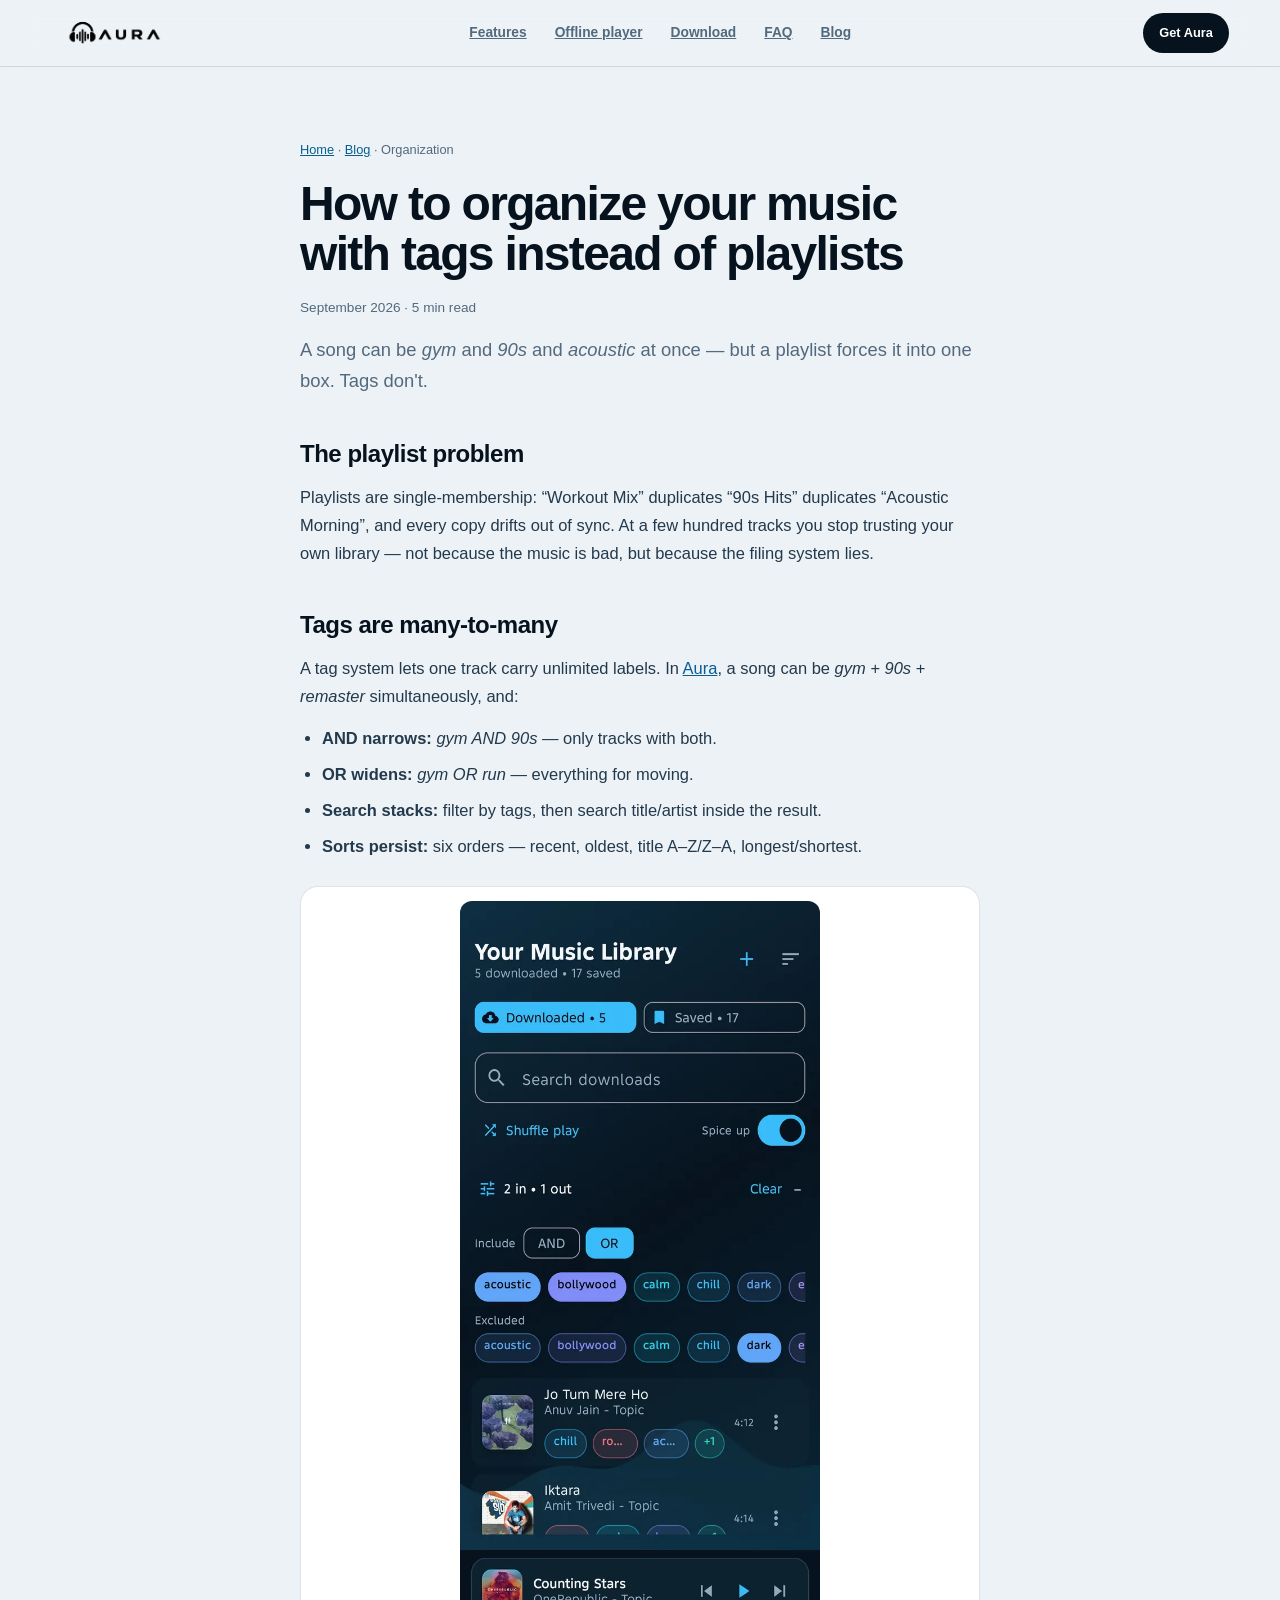
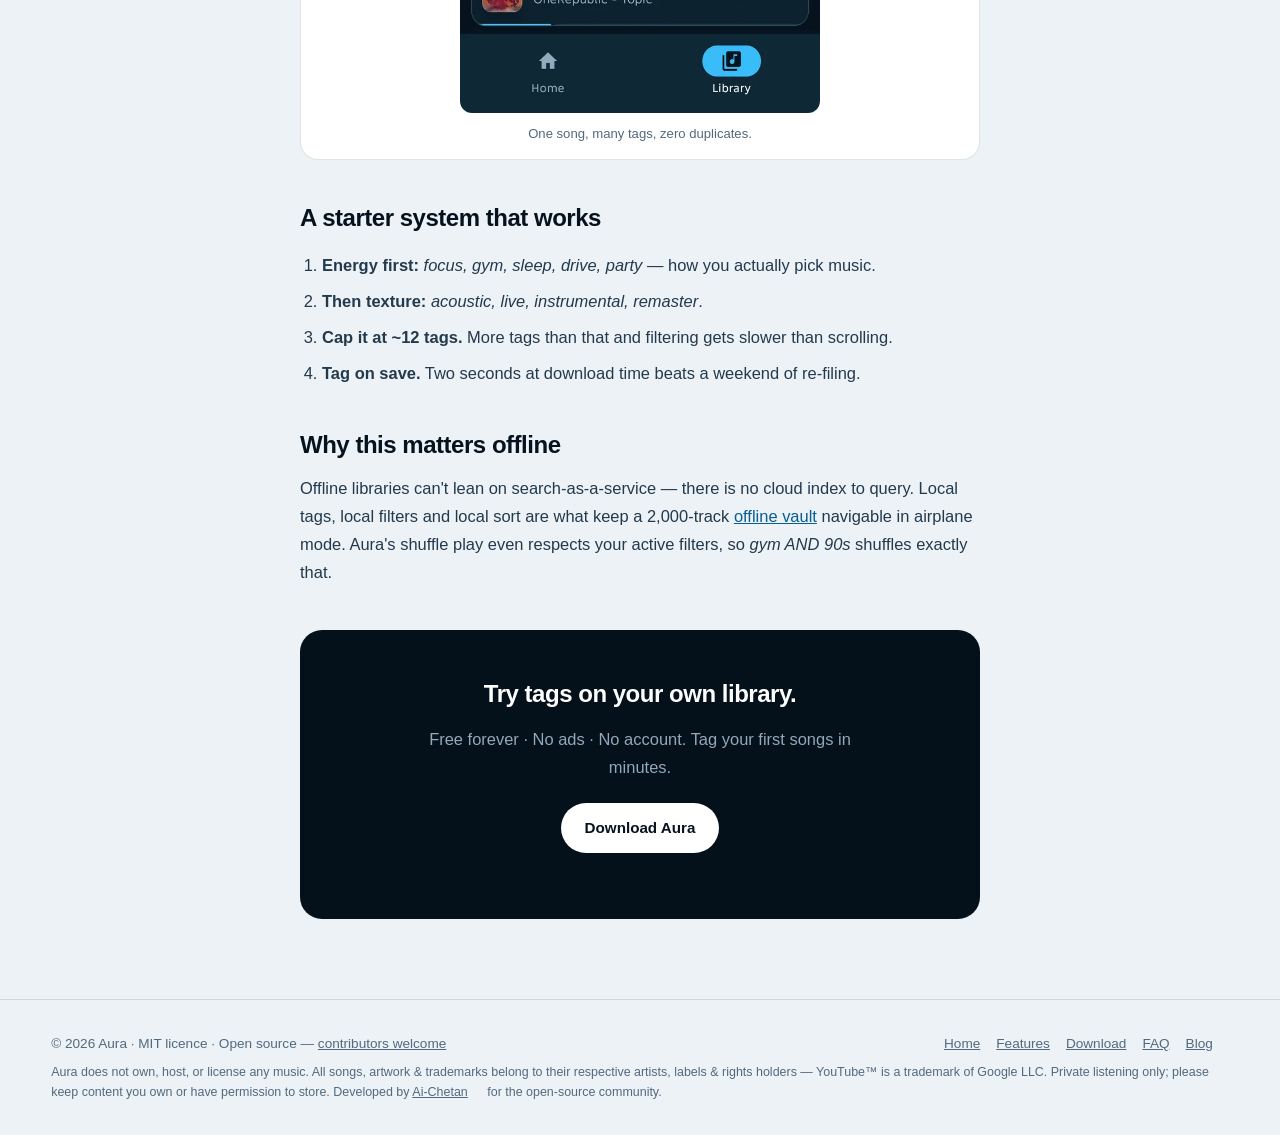
<file: site/blog/organize-music-with-tags/index.html>
<!doctype html>
<html lang="en">
<head>
  <meta charset="utf-8">
  <meta name="viewport" content="width=device-width,initial-scale=1,viewport-fit=cover">
  <title>How to Organize Your Music With Tags Instead of Playlists | Aura</title>
  <meta name="description" content="Playlists force every song into one box. Learn how many-to-many music tags with AND/OR filters keep a 2,000-track library navigable — with Aura's tag system as the worked example.">
  <link rel="canonical" href="https://listen-aura.vercel.app/blog/organize-music-with-tags/">
  <meta name="robots" content="index, follow, max-image-preview:large">
  <meta property="og:type" content="article">
  <meta property="og:site_name" content="Aura Music">
  <meta property="og:url" content="https://listen-aura.vercel.app/blog/organize-music-with-tags/">
  <meta property="og:title" content="How to Organize Your Music With Tags Instead of Playlists">
  <meta property="og:description" content="Tags let one track live everywhere it belongs — with AND/OR filters that stay fast at 2,000+ songs.">
  <meta property="og:image" content="https://listen-aura.vercel.app/screenshots/08-library-downloaded-tag-filters.webp">
  <meta name="twitter:card" content="summary_large_image">
  <meta name="twitter:title" content="How to Organize Your Music With Tags Instead of Playlists">
  <meta name="twitter:description" content="Tags let one track live everywhere it belongs — with AND/OR filters that stay fast at 2,000+ songs.">
  <meta name="twitter:image" content="https://listen-aura.vercel.app/screenshots/08-library-downloaded-tag-filters.webp">
  <link rel="icon" type="image/png" href="../../aura-icon.png">
  <link rel="apple-touch-icon" href="../../app-icon.png">
  <script type="application/ld+json">
  {
    "@context": "https://schema.org",
    "@type": "BlogPosting",
    "headline": "How to organize your music with tags instead of playlists",
    "description": "Many-to-many music tags with AND/OR filters keep a large local library navigable.",
    "datePublished": "2026-09-08",
    "author": { "@type": "Organization", "name": "Aura Music", "url": "https://listen-aura.vercel.app/" },
    "mainEntityOfPage": "https://listen-aura.vercel.app/blog/organize-music-with-tags/"
  }
  </script>
  <style>
    *,*::before,*::after{box-sizing:border-box}
    :root{--paper:#EDF2F6;--card:#fff;--ink:#06121D;--soft:#23394C;--muted:#52697E;--accent:#0B7FC4;--accent-deep:#075E92;--line:rgba(6,18,29,.12);--r:18px;--font:"Inter",ui-sans-serif,-apple-system,"Segoe UI",Roboto,sans-serif}
    html{background:var(--paper)}
    body{margin:0;background:var(--paper);color:var(--ink);font-family:var(--font);line-height:1.7;font-size:1.03rem;-webkit-font-smoothing:antialiased}
    .nav{position:sticky;top:0;z-index:50;display:flex;align-items:center;justify-content:space-between;gap:16px;padding:12px clamp(18px,4vw,56px);background:rgba(237,242,246,.85);border-bottom:1px solid var(--line);backdrop-filter:blur(16px);-webkit-backdrop-filter:blur(16px)}
    .brand{display:inline-flex;align-items:center;gap:10px;font-weight:700;font-size:1.1rem}
    .brand img{width:30px;height:30px;border-radius:9px}
    .brand img.brand-lockup{width:auto;height:42px;border-radius:0;background:none}
    .nav nav{display:flex;flex-wrap:wrap;gap:2px 4px;align-items:center}
    .nav nav a{padding:8px 12px;border-radius:999px;font-size:.86rem;font-weight:560;color:var(--muted)}
    .nav nav a:hover{color:var(--ink);background:rgba(6,18,29,.05)}
    .btn{display:inline-flex;align-items:center;gap:8px;padding:9px 16px;border-radius:999px;font-weight:620;font-size:.8rem;background:var(--ink);color:#fff;text-decoration:none}
    article{width:min(760px,100%);margin:0 auto;padding:clamp(36px,6vw,72px) clamp(20px,4vw,40px) 80px}
    .crumbs{font-size:.8rem;color:var(--muted);margin-bottom:18px}
    .crumbs a{color:var(--accent-deep)}
    h1{font-size:clamp(2rem,5vw,3rem);line-height:1.05;letter-spacing:-.035em;margin:0 0 12px;max-width:24ch}
    time{font-size:.85rem;color:var(--muted)}
    .lede{font-size:1.15rem;color:var(--muted);margin:14px 0 26px}
    h2{font-size:1.5rem;letter-spacing:-.02em;margin:38px 0 8px}
    p{margin:0 0 14px;color:var(--soft)}
    ul,ol{margin:12px 0 18px;padding-left:22px;display:grid;gap:8px;color:var(--soft)}
    figure{margin:26px 0;background:var(--card);border:1px solid var(--line);border-radius:var(--r);padding:14px}
    figure img{width:100%;max-width:360px;margin:0 auto;height:auto;border-radius:12px;display:block;background:#0a1826}
    figcaption{text-align:center;font-size:.82rem;color:var(--muted);margin-top:10px}
    .cta{margin-top:44px;background:#04101A;color:#EDF4F9;border-radius:22px;padding:clamp(28px,4vw,44px);text-align:center}
    .cta h2{color:#fff;margin:0 0 10px}
    .cta p{color:#92A8BB;max-width:52ch;margin:0 auto 22px}
    .cta .btn{background:#fff;color:#06121D;font-size:.95rem;padding:12px 24px}
    footer{border-top:1px solid var(--line);padding:32px clamp(20px,4vw,56px);display:flex;flex-wrap:wrap;gap:8px 28px;justify-content:space-between;font-size:.85rem;color:var(--muted)}
    footer a{color:var(--muted);margin-right:16px}
    a{color:var(--accent-deep)}
  </style>
</head>
<body>
  <header class="nav">
    <a class="brand" href="../../" aria-label="Aura home"><img class="brand-lockup" src="../../aura-nav.png" alt="Aura" width="2172" height="724" decoding="async"></a>
    <nav aria-label="Primary">
      <a href="../../features/">Features</a>
      <a href="../../offline-music-player/">Offline player</a>
      <a href="../../download/">Download</a>
      <a href="../../faq/">FAQ</a>
      <a href="../../blog/">Blog</a>
    </nav>
    <a class="btn" href="https://github.com/Ai-Chetan/Aura-Music/releases" target="_blank" rel="noopener noreferrer">Get Aura</a>
  </header>

  <article>
    <p class="crumbs"><a href="../../">Home</a> · <a href="../">Blog</a> · Organization</p>
    <h1>How to organize your music with tags instead of playlists</h1>
    <time datetime="2026-09-08">September 2026 · 5 min read</time>
    <p class="lede">A song can be <em>gym</em> and <em>90s</em> and <em>acoustic</em> at once — but a playlist forces it into one box. Tags don't.</p>

    <h2>The playlist problem</h2>
    <p>Playlists are single-membership: “Workout Mix” duplicates “90s Hits” duplicates “Acoustic Morning”, and every copy drifts out of sync. At a few hundred tracks you stop trusting your own library — not because the music is bad, but because the filing system lies.</p>

    <h2>Tags are many-to-many</h2>
    <p>A tag system lets one track carry unlimited labels. In <a href="../../features/">Aura</a>, a song can be <em>gym + 90s + remaster</em> simultaneously, and:</p>
    <ul>
      <li><strong>AND narrows:</strong> <em>gym AND 90s</em> — only tracks with both.</li>
      <li><strong>OR widens:</strong> <em>gym OR run</em> — everything for moving.</li>
      <li><strong>Search stacks:</strong> filter by tags, then search title/artist inside the result.</li>
      <li><strong>Sorts persist:</strong> six orders — recent, oldest, title A–Z/Z–A, longest/shortest.</li>
    </ul>
    <figure>
      <img src="../../screenshots/08-library-downloaded-tag-filters.webp" alt="Aura library filtered by several tags at once" width="640" height="1443" loading="lazy" decoding="async">
      <figcaption>One song, many tags, zero duplicates.</figcaption>
    </figure>

    <h2>A starter system that works</h2>
    <ol>
      <li><strong>Energy first:</strong> <em>focus, gym, sleep, drive, party</em> — how you actually pick music.</li>
      <li><strong>Then texture:</strong> <em>acoustic, live, instrumental, remaster</em>.</li>
      <li><strong>Cap it at ~12 tags.</strong> More tags than that and filtering gets slower than scrolling.</li>
      <li><strong>Tag on save.</strong> Two seconds at download time beats a weekend of re-filing.</li>
    </ol>

    <h2>Why this matters offline</h2>
    <p>Offline libraries can't lean on search-as-a-service — there is no cloud index to query. Local tags, local filters and local sort are what keep a 2,000-track <a href="../../offline-music-player/">offline vault</a> navigable in airplane mode. Aura's shuffle play even respects your active filters, so <em>gym AND 90s</em> shuffles exactly that.</p>

    <div class="cta">
      <h2>Try tags on your own library.</h2>
      <p>Free forever · No ads · No account. Tag your first songs in minutes.</p>
      <p><a class="btn" href="../../download/">Download Aura</a></p>
    </div>
  </article>

  <footer>
    <span>© 2026 Aura · MIT licence · Open source — <a href="https://github.com/Ai-Chetan/Aura-Music/blob/main/CONTRIBUTING.md" target="_blank" rel="noopener noreferrer">contributors welcome</a></span>
    <nav aria-label="Footer">
      <a href="../../">Home</a><a href="../../features/">Features</a><a href="../../download/">Download</a><a href="../../faq/">FAQ</a><a href="../">Blog</a>
    </nav>
    <small style="flex-basis:100%;font-size:.78rem;line-height:1.6">Aura does not own, host, or license any music. All songs, artwork &amp; trademarks belong to their respective artists, labels &amp; rights holders — YouTube™ is a trademark of Google LLC. Private listening only; please keep content you own or have permission to store. Developed by <a href="https://github.com/Ai-Chetan" target="_blank" rel="noopener noreferrer">Ai-Chetan</a> for the open-source community.</small>
  </footer>
</body>
</html>
</file>
